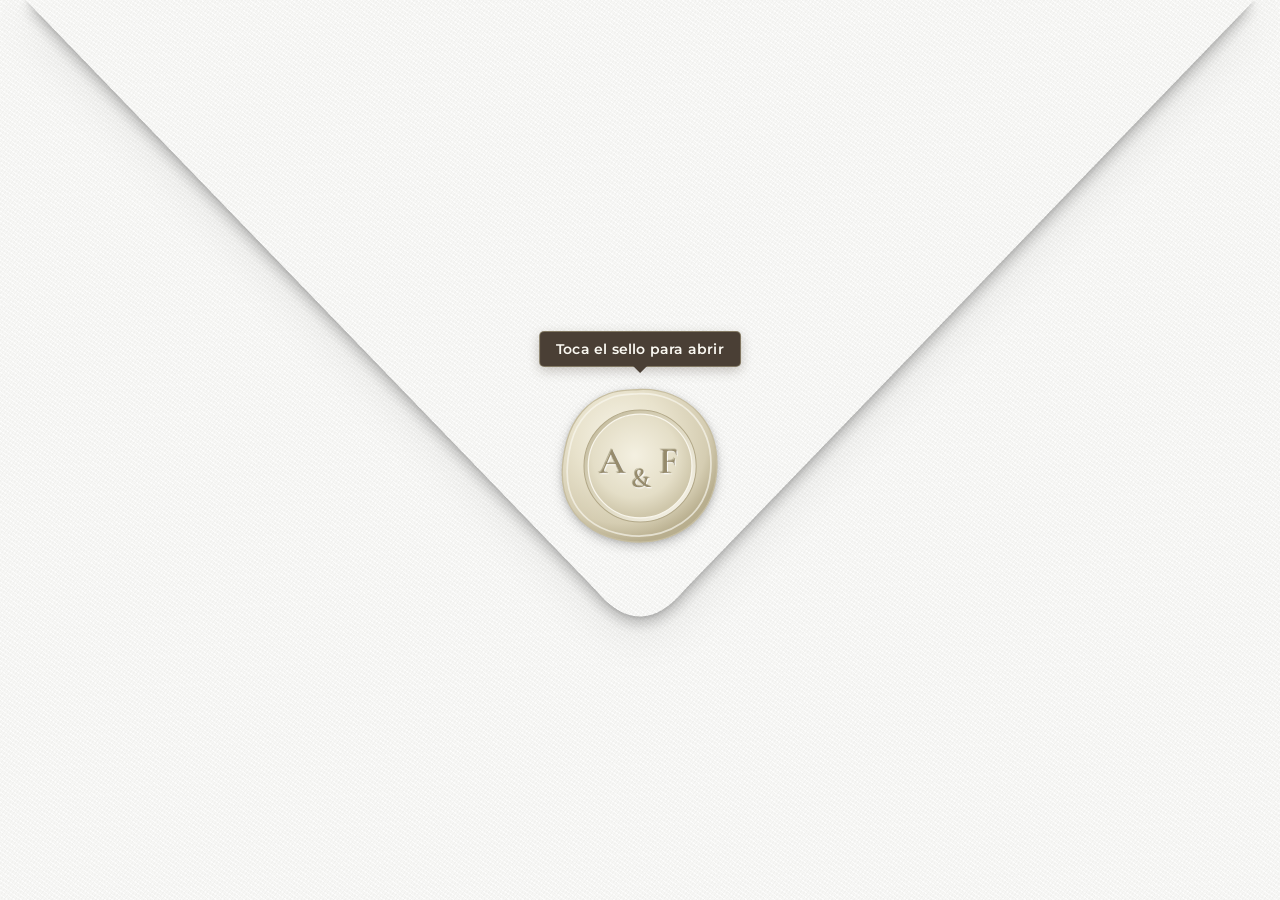
<file: index.html>
<!DOCTYPE html>
<html lang="es">
<head>
  <meta charset="UTF-8">
  <meta name="viewport" content="width=device-width, initial-scale=1.0">
  <title>Astrid &amp; Fidel — 9 de enero de 2027</title>

  <link rel="preconnect" href="https://fonts.googleapis.com">
  <link rel="preconnect" href="https://fonts.gstatic.com" crossorigin>
  <link href="https://fonts.googleapis.com/css2?family=Cormorant+Garamond:wght@400;500;600;700&family=Jost:wght@300;400;500&family=Montserrat:wght@400;500;600&family=Pinyon+Script&display=swap" rel="stylesheet">

  <!-- La invitación se pide por adelantado: cuando el sobre termine de abrir,
       la página ya está cacheada y el salto no destella en blanco. -->
  <link rel="prefetch" href="invitacion.html">

  <style>
    /* Tokens del sitio (mismos que css/style.css) para que la revelación
       coincida con el hero real de invitacion.html. */
    :root {
      --wine:       #526580;
      --wine-deep:  #34445A;
      --gold:       #A67C38;
      --gold-soft:  #D6C3A3;
      --ff-display: "Cormorant Garamond", Georgia, "Times New Roman", serif;
      --ff-script:  "Pinyon Script", "Cormorant Garamond", cursive;
      --ff-body:    "Jost", "Helvetica Neue", Arial, sans-serif;
    }

    * {
      box-sizing: border-box;
      margin: 0;
      padding: 0;
      user-select: none;
    }

    html, body {
      width: 100%;
      height: 100%;
      overflow: hidden;
      font-family: 'Montserrat', sans-serif;
      background-color: #f6f6f4;
    }

    /* Textura de papel lino diagonal idéntica a la imagen */
    .paper-texture {
      background-color: #f6f6f4;
      background-image: 
        repeating-linear-gradient(
          125deg,
          rgba(0, 0, 0, 0.018) 0px,
          rgba(0, 0, 0, 0.018) 1px,
          transparent 1px,
          transparent 3px
        ),
        repeating-linear-gradient(
          35deg,
          rgba(255, 255, 255, 0.65) 0px,
          rgba(255, 255, 255, 0.65) 1px,
          transparent 1px,
          transparent 4px
        );
    }

    /* =========================================================
       CAPA DEL SOBRE HORIZONTAL (PANTALLA COMPLETA PC)
       ========================================================= */
    .envelope-overlay {
      position: fixed;
      inset: 0;
      z-index: 20;
      perspective: 1800px;
      overflow: hidden;
      transition: opacity 0.45s ease;
    }

    /* Papel base del sobre */
    .envelope-base {
      position: absolute;
      inset: 0;
      z-index: 1;
    }

    /* Pliegues del sobre abierto (el "bolsillo": solapas laterales + inferior).
       Geometría tomada de recursos/sobre_invitacion/sobre abierto cerrado.html.
       Va ENTRE el papel base y la solapa, y arranca invisible: en reposo el
       sobre se ve igual que antes. Al abrirse se revela apenas empieza a
       levantarse la solapa, así que los pliegues van apareciendo a medida que
       la solapa se pliega hacia arriba (en vez de quedar un papel blanco liso). */
    .envelope-open {
      position: absolute;
      inset: 0;
      width: 100%;
      height: 100%;
      z-index: 2;
      opacity: 0;
      pointer-events: none;
      transition: opacity 0.4s ease;
    }

    body.stage-1 .envelope-open {
      opacity: 1;
    }

    /* Contenedor de la solapa superior con sombra realista proyectada hacia abajo */
    .flap-shadow-wrap {
      position: absolute;
      inset: 0;
      z-index: 3;
      transform-origin: top center;
      filter: 
        drop-shadow(0px 6px 7px rgba(0, 0, 0, 0.20))
        drop-shadow(0px 14px 22px rgba(0, 0, 0, 0.08))
        drop-shadow(0px 1px 2px rgba(0, 0, 0, 0.15));
      transition: 
        transform 2.6s cubic-bezier(0.33, 0, 0.67, 1),
        opacity 0.2s ease 1.3s;
    }

    /* Solapa triangular horizontal superior con punta inferior redondeada */
    .envelope-flap {
      width: 100%;
      height: 100%;
      clip-path: url(#horizontalFlapClip);
    }

    /* =========================================================
       SELLO DE LACRE Y ETIQUETA "¡Toca Aquí!"
       ========================================================= */
    .seal-wrapper {
      position: fixed;
      /* Posicionado dentro de la solapa superior, justo arriba de la punta redondeada */
      left: 50%;
      top: 49%;
      transform: translate(-50%, -50%);
      z-index: 30;
      display: flex;
      flex-direction: column;
      align-items: center;
      cursor: pointer;
      /* El fundido va corto y SIN espera: una vez que el sobre está abierto no
         hay que quedarse esperando (ver stage-3). El transform queda declarado
         por si algún día se reactiva un movimiento del sello. */
      transition:
        opacity 0.15s ease,
        transform 2.6s cubic-bezier(0.33, 0, 0.67, 1);
    }

    /* Se navega con el teclado: es un div con role="button", hay que poder enfocarlo. */
    .seal-wrapper:focus-visible {
      outline: 3px solid #ffffff;
      outline-offset: 8px;
      border-radius: 6px;
    }

    /* Indicación de apertura, integrada a la paleta del sobre.
       Antes era un globo negro (#1e2024) que contrastaba con la papelería
       sobria. Ahora usa el mismo marrón cálido del lacre y borde dorado suave.
       El texto es "Toca el sello para abrir" (antes "¡Toca Aquí!"): dice QUÉ
       tocar y QUÉ pasa, en vez de una exclamación suelta. */
    .tooltip {
      background-color: #4a3f35;
      color: #fbf9f2;
      font-family: 'Montserrat', sans-serif;
      font-size: 14px;
      font-weight: 600;
      letter-spacing: 0.2px;
      padding: 8px 16px;
      border-radius: 5px;
      margin-bottom: 14px;
      position: relative;
      border: 1px solid rgba(179, 169, 137, 0.55);
      box-shadow: 0 4px 12px rgba(74, 63, 53, 0.28);
      /* La llamada de atención ya no es infinita: 3 repeticiones y se queda
         quieta. El sello sigue respirando (ver .wax-seal-svg), pero el cartel
         deja de competir con él enseguida. */
      animation: floatTooltip 1.8s ease-in-out 3;
      /* El transform lo maneja la animación floatTooltip (una animación pisa al
         transition); acá importa el fundido, con el MISMO ritmo que el sello
         para que el CTA se vaya de una sola pieza. Sin espera, igual que él. */
      transition: opacity 0.15s ease, transform 0.15s ease;
      white-space: nowrap;
    }

    .tooltip::after {
      content: '';
      position: absolute;
      bottom: -7px;
      left: 50%;
      transform: translateX(-50%);
      width: 0;
      height: 0;
      border-left: 7px solid transparent;
      border-right: 7px solid transparent;
      border-top: 7px solid #4a3f35;
    }

    /* Llamada de atención corta: sube y baja 3 veces y se detiene. */
    @keyframes floatTooltip {
      0%, 100% { transform: translateY(0); }
      50% { transform: translateY(-5px); }
    }

    /* Sello de lacre SVG en relieve */
    .wax-seal-svg {
      width: 170px;
      height: 170px;
      filter: 
        drop-shadow(0px 4px 6px rgba(0, 0, 0, 0.18))
        drop-shadow(0px 1px 2px rgba(0, 0, 0, 0.14));
      transition: transform 0.25s ease;
      transform-origin: center;
      /* "Respiración" suave: antes llegaba a 1.10 (10%), que se leía como un
         latido ansioso. Ahora llega a 1.025 (2.5%): se percibe que está vivo
         sin crecer de forma exagerada. */
      animation: sealBreathe 2.4s ease-in-out infinite;
    }

    @keyframes sealBreathe {
      0%, 100% { transform: scale(1); }
      50%      { transform: scale(1.025); }
    }

    .seal-wrapper:hover .wax-seal-svg {
      transform: scale(1.04);
    }

    /* =========================================================
       SECUENCIA DE ANIMACIÓN EXACTA DEL VIDEO
       ========================================================= */
    /* Etapa 1 (00:01 -> 00:02): Se abre la solapa y queda el sobre abierto con el
       sello encima.

       OJO: acá NO se oculta el cartel "¡Toca Aquí!". Antes se apagaba en el mismo
       instante del toque, o sea el botón desaparecía ANTES de que el sobre
       empezara a abrirse. El CTA completo (cartel + sello) se va en la etapa 3,
       después de que el sobre terminó de abrirse. */
    body.stage-1 .flap-shadow-wrap {
      transform: rotateX(180deg);
      opacity: 0;
    }

    /* El sello NO se mueve al abrirse: se queda quieto en su lugar (49%) mientras
       la solapa se levanta, y el sobre abierto se lo lleva recién después.

       Antes acá el sello bajaba hasta el centro de los pliegues (la "V" del
       bolsillo, 56,3%): el problema es que ese descenso arranca en el mismo
       instante del toque y dura EXACTAMENTE lo mismo que la apertura (2,6 s), así
       que en pantalla se leía como que el botón "se va hacia abajo" durante toda
       la apertura, o sea antes de que el sobre termine de abrirse. Quieto se
       arreglan las dos cosas.
       Si algún día se quiere volver al centrado sobre los pliegues, alcanza con
       poner translate(-50%, -50%) translateY(calc(7.3vh - 23px)) — pero entonces
       el descenso tiene que ser posterior a la apertura, no simultáneo.
       La transition de transform queda declarada por si se reactiva. */
    body.stage-1 .seal-wrapper {
      transform: translate(-50%, -50%);
    }

    /* Etapa 2 (00:02 -> 00:03): acá el sobre NO se desvanece.
       Antes este fundido servía para revelar la réplica del hero; como esa
       réplica está oculta, dejaba la pantalla en blanco liso justo cuando
       debía verse el sobre abierto. El sobre abierto se va recién en la etapa 3,
       junto con el CTA (ver más abajo). */
    body.stage-2 .envelope-overlay {
      opacity: 1;
      pointer-events: none;
    }

    /* Etapa 3: se van JUNTOS el CTA (cartel + sello) y el sobre ya abierto.
       Si el sobre quedara visible cuando el botón ya no está, por un instante se
       vería "el sobre abierto solo", y eso es lo que hay que evitar.

       stage-3 entra a los 1,4 s, NO a los 2,6 s, y esa es la clave de todo.
       Por qué: la solapa gira sobre su borde superior (transform-origin: top
       center). A los 90 grados queda DE CANTO, o sea invisible, y de ahí en
       adelante sigue girando pero ya está por ENCIMA del borde superior de la
       pantalla, donde el overflow: hidden del overlay la recorta. Con esta curva
       el giro llega a los 90 grados a los 1,3 s: desde ese momento el sobre ya se
       ve abierto. Esperar al final del cronómetro (2,6 s) era esperar más de un
       segundo con el sobre abierto a la vista y nada pasando. Eso era el "tarda
       en pasar al fade".
       OJO: el giro sigue durando lo mismo (2,6 s, ver .flap-shadow-wrap). No se
       tocó la apertura; lo único que cambió es que no esperamos a que termine un
       giro que ya no se ve.

       Los TRES fundidos son idénticos —0,15 s, sin retardo—, así arrancan y
       terminan a la vez: de 1,4 s a 1,55 s. El salto entra ahí mismo, a los
       1,55 s.

       Cartel y sello se van juntos porque son un solo botón. */
    body.stage-3 .tooltip {
      opacity: 0;
      transform: translateY(-6px);
      pointer-events: none;
    }

    body.stage-3 .seal-wrapper {
      opacity: 0;
      pointer-events: none;
    }

    /* El sobre abierto se disuelve con el mismo ritmo que el CTA.
       El transition se declara ACÁ además del opacity por una razón concreta: el
       navegador usa la transición del estado NUEVO, y el .envelope-overlay de base
       trae 0.45s sin retardo (la medida que tenía la etapa 2). Sin esta línea, el
       sobre se iría ANTES que el botón y volvería el problema al revés.

       Detrás del sobre queda el papel del body (#f6f6f4), que es EXACTAMENTE el
       color del velo de invitacion.html: entre las dos páginas no se ve ningún
       corte. */
    body.stage-3 .envelope-overlay {
      opacity: 0;
      pointer-events: none;
      transition: opacity 0.15s ease;
    }

    /* =========================================================
       INVITACIÓN DE BODA (REVELADA AL ABRIRSE EL SOBRE)

       Réplica del hero real de invitacion.html: misma foto (img/hero.jpg),
       mismo degradado encima, mismas tipografías y los mismos colores — así
       el corte al entrar a la página no se nota. El texto no es de relleno:
       son los datos reales de la boda del 9 de enero de 2027.
       ========================================================= */
    .invitation-page {
      position: fixed;
      inset: 0;
      z-index: 5;
      display: flex;
      align-items: center;
      justify-content: center;
      text-align: center;
      color: #fff;
      padding: 4rem 1rem;
      overflow: hidden;
      background-color: var(--wine-deep);
      /* OCULTA por ahora (NO eliminada): esta réplica del hero era la "página
         intermedia" que se veía entre el sobre y la invitación.
         Para volver a mostrarla, borrá la línea de abajo. */
      display: none;
    }

    .invitation-page .hero-bg {
      position: absolute;
      inset: 0;
      background-image: url("img/hero.jpg");
      background-size: cover;
      background-position: center;
      transform: scale(1.04);
    }

    .invitation-page .hero-bg::after {
      content: "";
      position: absolute;
      inset: 0;
      background: linear-gradient(180deg, rgba(13,27,42,.55) 0%, rgba(13,27,42,.35) 40%, rgba(13,27,42,.7) 100%);
    }

    .invitation-page .hero-inner {
      position: relative;
      z-index: 2;
      max-width: 820px;
    }

    .invitation-page .hero-pre {
      font-family: var(--ff-body);
      font-weight: 400;
      font-size: .78rem;
      letter-spacing: .34em;
      text-transform: uppercase;
      color: rgba(255,255,255,.82);
      margin-bottom: 1.2rem;
    }

    .invitation-page .hero-names {
      font-family: var(--ff-script);
      font-size: clamp(3.8rem, 13vw, 8.5rem);
      font-weight: 400;
      line-height: .95;
      color: #fff;
      margin: 0;
      text-shadow: 0 8px 40px rgba(0,0,0,.35);
    }

    .invitation-page .hero-names .amp {
      display: block;
      font-size: .42em;
      color: var(--gold-soft);
      margin: .1em 0;
    }

    .invitation-page .hero-meta {
      font-family: var(--ff-display);
      font-size: clamp(1.15rem, 2.6vw, 1.6rem);
      letter-spacing: .04em;
      color: #fff;
      margin: 1.4rem 0 .2rem;
    }

    .invitation-page .hero-meta span { color: var(--gold-soft); margin: 0 .5rem; }

    .invitation-page .hero-venue {
      font-family: var(--ff-body);
      font-size: .8rem;
      letter-spacing: .24em;
      text-transform: uppercase;
      color: rgba(255,255,255,.8);
    }

    /* Botón discreto para repetir la animación */
    .replay-btn {
      position: fixed;
      bottom: 24px;
      right: 28px;
      z-index: 40;
      background: rgba(30, 32, 36, 0.82);
      color: #fff;
      border: none;
      padding: 10px 18px;
      border-radius: 6px;
      font-family: 'Montserrat', sans-serif;
      font-size: 12px;
      font-weight: 500;
      cursor: pointer;
      opacity: 0;
      pointer-events: none;
      transition: opacity 0.4s ease;
    }

    .replay-btn:focus-visible {
      outline: 2px solid #fff;
      outline-offset: 3px;
    }

    body.stage-3 .replay-btn {
      opacity: 1;
      pointer-events: auto;
      transition-delay: 1.2s;
    }

    /* ========== MOVIMIENTO REDUCIDO ========== */
    @media (prefers-reduced-motion: reduce) {
      .envelope-overlay,
      .flap-shadow-wrap,
      .envelope-open,
      .seal-wrapper,
      .seal-wrapper .wax-seal-svg,
      .tooltip,
      .replay-btn { transition: none !important; }

      .tooltip,
      .seal-wrapper .wax-seal-svg { animation: none !important; }
    }

    /* =========================================================
       SOBRE EN CELULAR (PANTALLA ANGOSTA O VERTICAL)
       =========================================================
       En PC el sobre ES la pantalla entera y su geometría se ESTIRA
       (preserveAspectRatio="none" + inset: 0). Ahí funciona porque la pantalla es
       apaisada y se parece a la proporción real del sobre (420x270 = 1,556).
       En un celular vertical el viewport está al revés (0,46): estirar la misma
       geometría deja los pliegues como una aguja vertical y la solapa como un pico
       larguísimo. Deja de parecer un sobre.

       Arreglo: en pantallas angostas o verticales el sobre deja de ser la pantalla
       y vuelve a ser un OBJETO: una caja con la proporción REAL del sobre,
       centrada sobre el papel. Al usar la proporción nativa, el bolsillo y la
       solapa se dibujan tal como se diseñaron, sin deformar — en celular el sobre
       se ve MEJOR que en PC.

       Todo sale de --envelope-w / --envelope-h: para agrandar o achicar el sobre
       se toca una sola línea.
       El corte es "angosto O vertical": entran los celulares de los dos lados,
       las tablets en vertical y una ventana chica de PC. Monitores y notebooks
       apaisados NO entran: siguen con el sobre a pantalla completa, tal como
       estaba aprobado. */
    @media (max-width: 900px), (orientation: portrait) {
      :root {
        /* Lo que se llene primero manda: en un celular alto manda el ancho, en uno
           acostado manda el alto. 1.5556 es 420/270, la proporción del sobre.
           (90vh y no 94vh porque en celular acostado el vh incluye la barra del
           navegador, y así el sobre nunca queda debajo de ella.) */
        --envelope-w: min(94vw, 90vh * 1.5556);
        --envelope-h: calc(var(--envelope-w) / 1.5556);
      }

      /* De pantalla completa a caja centrada.
         El centrado va con márgenes negativos a propósito, NO con translate:
         .flap-shadow-wrap ya usa transform para el rotateX(180deg) de la apertura,
         y si el centrado fuera por transform la solapa se dispararía a la esquina
         en cuanto se toca el sello. */
      .envelope-base,
      .envelope-open,
      .flap-shadow-wrap {
        inset: auto;
        left: 50%;
        top: 50%;
        width: var(--envelope-w);
        height: var(--envelope-h);
        margin-left: calc(var(--envelope-w) / -2);
        margin-top: calc(var(--envelope-h) / -2);
      }

      /* Sombra para despegar el sobre del fondo: los dos son #f6f6f4 y sin esto la
         caja se pierde contra el papel. */
      .envelope-base {
        box-shadow: 0 16px 32px rgba(13, 27, 42, .12);
      }

      /* El sello se ancla AL SOBRE, no al viewport.
         En PC el sobre es la pantalla, así que "49%" era "49% del sobre". Acá el
         sobre es una caja centrada y hay que traducir lo mismo:
         49% del sobre = 50% - 1% de la altura del sobre (la caja arranca en
         50% - h/2, así que su 49% cae en 50% - h/2 + 0,49h = 50% - 0,01h).
         Efecto lateral lindo: el CTA queda igual de centrado en la pantalla que en
         PC, justo donde llega el pulgar. */
      .seal-wrapper {
        top: calc(50% - var(--envelope-h) * 0.01);
      }

      /* Sello y cartel escalados a la caja. Los 170 px fijos eran un sello enorme
         al lado de un sobre de 230 px. 0.34 de la altura del sobre da ~80 px en un
         celular típico: se ve proporcionado y sigue siendo un blanco táctil
         cómodo (el mínimo es 44 px). */
      .seal-wrapper .wax-seal-svg {
        width: calc(var(--envelope-h) * 0.34);
        height: calc(var(--envelope-h) * 0.34);
      }

      .tooltip {
        font-size: 13px;
        padding: 7px 14px;
        margin-bottom: 12px;
      }

      /* La solapa abierta acá NO se recorta: como el sobre está centrado, el giro
         de 180 grados la deja abierta POR ENCIMA del sobre, a la vista, igual que
         un sobre de verdad. Por eso se queda opaca en vez de fundirse a los 1,3 s
         (ese fundido era una red de seguridad para la versión recortada de PC): se
         va con todo lo demás recién en la etapa 3.
         OJO: el transform de la apertura sigue viniendo de la regla de stage-1;
         acá solo se pisa la opacidad. */
      body.stage-1 .flap-shadow-wrap {
        opacity: 1;
      }
    }
  </style>
</head>
<body>

  <!-- Definición geométrica de la solapa horizontal con punta redondeada -->
  <svg width="0" height="0" style="position: absolute;">
    <defs>
      <clipPath id="horizontalFlapClip" clipPathUnits="objectBoundingBox">
        <!-- Nace de las esquinas superiores y baja en "V" hasta la punta redondeada debajo del sello -->
        <path d="M 0.02,0 L 0.465,0.655 Q 0.50,0.715 0.535,0.655 L 0.98,0 Z" />
      </clipPath>
    </defs>
  </svg>

  <!-- 1. CONTENIDO DE LA INVITACIÓN (DETRÁS DEL SOBRE) -->
  <main class="invitation-page">
    <div class="hero-bg" role="img" aria-label="Foto de portada de boda"></div>
    <div class="hero-inner">
      <p class="hero-pre">Junto con sus familias</p>
      <h1 class="hero-names">Astrid<span class="amp">&amp;</span>Fidel</h1>
      <p class="hero-meta">Sábado, 9 de enero <span>&bull;</span> 2027</p>
      <p class="hero-venue">Parroquia N.S. de Covadonga &amp; Casa Los Juanes &mdash; Acapulco, Guerrero</p>
    </div>
  </main>

  <!-- 2. SOBRE HORIZONTAL TEXTURIZADO -->
  <div class="envelope-overlay" id="envelopeOverlay">
    <div class="envelope-base paper-texture"></div>

    <!-- PLIEGUES DEL SOBRE ABIERTO — bolsillo frontal: solapa lateral izquierda,
         solapa lateral derecha y solapa inferior con su bisel, más el interior
         que se ve por el hueco entre ellas.
         Es la misma geometría de recursos/sobre_invitacion/sobre abierto cerrado.html
         (mismo viewBox 420x270), y se estira a pantalla completa como el resto
         del sobre. Queda por debajo de la solapa: al abrirse, se ve esto. -->
    <svg class="envelope-open" viewBox="0 0 420 270" preserveAspectRatio="none"
         aria-hidden="true" focusable="false">
      <defs>
        <!-- Interior del sobre: gris NEUTRO apenas más oscuro que el papel.
             Nada de tonos cálidos: la portada no se tiñe. -->
        <linearGradient id="openBackGrad" x1="50%" y1="0%" x2="50%" y2="100%">
          <stop offset="0%" stop-color="#e8e8e5"/>
          <stop offset="100%" stop-color="#dededa"/>
        </linearGradient>

        <!-- Solapas: el MISMO blanco del papel. El degradé es mínimo (2-3
             niveles) y sólo sirve para dar volumen, no para cambiar el color. -->
        <linearGradient id="openLeftGrad" x1="0%" y1="0%" x2="100%" y2="100%">
          <stop offset="0%" stop-color="#f8f8f6"/>
          <stop offset="100%" stop-color="#f3f3f1"/>
        </linearGradient>

        <linearGradient id="openRightGrad" x1="100%" y1="0%" x2="0%" y2="100%">
          <stop offset="0%" stop-color="#f7f7f5"/>
          <stop offset="100%" stop-color="#f2f2ef"/>
        </linearGradient>

        <linearGradient id="openBottomGrad" x1="50%" y1="0%" x2="50%" y2="100%">
          <stop offset="0%" stop-color="#f9f9f7"/>
          <stop offset="100%" stop-color="#f4f4f2"/>
        </linearGradient>

        <!-- Lo que hace VISIBLES los pliegues son las sombras de las costuras,
             no un cambio de color. -->
        <filter id="openSideShadow" x="-10%" y="-10%" width="120%" height="120%">
          <feDropShadow dx="0" dy="-2" stdDeviation="2.5" flood-color="#000000" flood-opacity="0.16"/>
        </filter>

        <!-- Sombra de la solapa inferior sobre las laterales -->
        <filter id="openBottomShadow" x="-10%" y="-15%" width="120%" height="130%">
          <feDropShadow dx="0" dy="-2" stdDeviation="2" flood-color="#000000" flood-opacity="0.13"/>
        </filter>
      </defs>

      <!-- Interior del sobre -->
      <rect x="0" y="0" width="420" height="270" fill="url(#openBackGrad)"/>

      <!-- Solapa lateral izquierda con hombro superior redondeado -->
      <path d="M 0,270 L 0,14 C 0,2 14,3 32,16 L 210,152 L 0,270 Z"
            fill="url(#openLeftGrad)" filter="url(#openSideShadow)"/>

      <!-- Solapa lateral derecha con hombro superior redondeado -->
      <path d="M 420,270 L 420,14 C 420,2 406,3 388,16 L 210,152 L 420,270 Z"
            fill="url(#openRightGrad)" filter="url(#openSideShadow)"/>

      <!-- Solapa inferior con punta central redondeada -->
      <path d="M 0,270
               L 0,262
               C 10,252 24,242 40,231
               L 190,131
               Q 210,118 230,131
               L 380,231
               C 396,242 410,252 420,262
               L 420,270 Z"
            fill="url(#openBottomGrad)" filter="url(#openBottomShadow)"/>

      <!-- Bisel sutil de la solapa inferior. El SVG está estirado a pantalla
           completa, así que el trazo lleva vector-effect como ATRIBUTO: si no,
           el navegador lo multiplica por el escalado (~4,5x) y deja de ser un
           bisel fino. -->
      <path d="M 2,265 C 14,254 28,244 44,233 L 191,134 Q 210,122 229,134 L 376,233 C 392,244 406,254 418,265"
            fill="none" stroke="#ffffff" stroke-width="1.4"
            vector-effect="non-scaling-stroke" opacity="0.85"/>
    </svg>

    <div class="flap-shadow-wrap">
      <div class="envelope-flap paper-texture"></div>
    </div>
  </div>

  <!-- 3. CARTEL "¡Toca Aquí!" Y SELLO DE LACRE EN RELIEVE "A & F" -->
  <div class="seal-wrapper" id="sealTrigger" role="button" tabindex="0" aria-label="Abrir la invitación de Astrid y Fidel">
    <div class="tooltip">Toca el sello para abrir</div>

    <svg class="wax-seal-svg" viewBox="0 0 200 200" xmlns="http://www.w3.org/2000/svg">
      <defs>
        <radialGradient id="waxBodyGrad" cx="38%" cy="32%" r="68%">
          <stop offset="0%" stop-color="#f7f4e8"/>
          <stop offset="45%" stop-color="#e8e2cc"/>
          <stop offset="82%" stop-color="#d5cdb2"/>
          <stop offset="100%" stop-color="#b8ae8e"/>
        </radialGradient>

        <linearGradient id="innerRingGrad" x1="0%" y1="0%" x2="100%" y2="100%">
          <stop offset="0%" stop-color="#bfb697"/>
          <stop offset="50%" stop-color="#ded8c1"/>
          <stop offset="100%" stop-color="#faf8f0"/>
        </linearGradient>

        <radialGradient id="innerFaceGrad" cx="45%" cy="40%" r="58%">
          <stop offset="0%" stop-color="#f4f0e1"/>
          <stop offset="70%" stop-color="#e4dec7"/>
          <stop offset="100%" stop-color="#cfc7ab"/>
        </radialGradient>

        <filter id="embossText" x="-20%" y="-20%" width="140%" height="140%">
          <feDropShadow dx="1.2" dy="1.5" stdDeviation="0.6" flood-color="#ffffff" flood-opacity="0.85"/>
          <feDropShadow dx="-1" dy="-1" stdDeviation="0.6" flood-color="#7c7252" flood-opacity="0.55"/>
        </filter>
      </defs>

      <!-- Contorno orgánico del sello de lacre -->
      <path d="M 100,10
               C 126,9 152,19 169,38
               C 186,57 192,81 190,107
               C 188,134 176,158 154,173
               C 132,188 108,192 82,188
               C 55,184 31,171 18,148
               C 5,125 7,96 14,70
               C 21,44 38,24 63,15
               C 76,10 88,11 100,10 Z"
            fill="url(#waxBodyGrad)"
            stroke="#c6bd9f"
            stroke-width="1.5"/>

      <path d="M 98,15
               C 123,14 147,23 163,41
               C 179,59 185,81 183,106
               C 181,131 170,153 149,167
               C 128,181 106,185 82,181
               C 57,177 35,165 23,144
               C 11,123 13,96 19,72
               C 26,47 42,29 65,20
               C 77,15 88,16 98,15 Z"
            fill="none"
            stroke="#fbf9f2"
            stroke-width="2"
            opacity="0.65"/>

      <!-- Aro hundido interior -->
      <circle cx="100" cy="100" r="66" fill="url(#innerRingGrad)" stroke="#b3a989" stroke-width="1.2"/>
      <circle cx="100" cy="100" r="61" fill="url(#innerFaceGrad)" stroke="#f9f6ec" stroke-width="1.5"/>

      <!-- Monograma "A & F" en relieve -->
      <g filter="url(#embossText)" fill="#968b6c" font-family="'Cormorant Garamond', Georgia, serif" font-weight="600">
        <text x="68" y="108" font-size="44" text-anchor="middle">A</text>
        <text x="101" y="125" font-size="33" text-anchor="middle">&amp;</text>
        <text x="133" y="108" font-size="44" text-anchor="middle">F</text>
      </g>
    </svg>
  </div>

  <button class="replay-btn" id="replayBtn">Repetir animación</button>

  <script>
    // Página de inicio de la invitación: cuando termina el efecto se entra ahí.
    // (index.html es el sobre; la invitación vive en invitacion.html, misma carpeta)
    const NEXT_PAGE = 'invitacion.html';

    const reduceMotion = window.matchMedia('(prefers-reduced-motion: reduce)').matches;

    // ==== Coordinación de la secuencia (pedido §1 de la retro visual) ====
    // Antes: el sobre esperaba 1550 ms fijos y saltaba a invitacion.html, que
    // arrancaba SU PROPIO velo de 3.2 s desde cero. Dos animaciones en paralelo
    // que nadie coordinaba => ~4.7 s de papel en blanco acumulado.
    // Ahora: el sobre espera a que su fundido TERMINE DE VERDAD (transitionend)
    // antes de navegar, no a un cronómetro. Y el velo de la invitación bajó a
    // 700 ms (ver .page-veil en invitacion.html), así que la llegada se siente
    // como la continuación del sobre, no como una segunda carga.
    const SEAL_FADE_MS = 150;  // debe coincidir con la transition de .seal-wrapper
    const NEXT_SAFETY_MS = 4000; // red de seguridad: navega igual si transitionend no llega

    // La solapa se abre lento (2,6 s, igual que la transición de .flap-shadow-wrap)
    // y el sello se queda quieto en su lugar mientras eso pasa (ver stage-1).
    // El sello se disuelve RECIÉN cuando el sobre terminó de abrirse, y el salto
    // espera a que ya no esté: el velo de invitacion.html es opaco, así que si el
    // sello todavía se ve, lo tapa a mitad del fundido y se lee como un corte.
    // Cuándo arranca la salida: cuando la solapa YA SE VE levantada, no cuando el
    // cronómetro dice que terminó. La solapa gira sobre su borde superior: a los
    // 90 grados queda de canto (invisible) y recortada por el overflow del
    // overlay. Con esta curva eso pasa a los 1,3 s, así que a los 1,4 s ya no hay
    // nada que mostrar del sobre abierto.
    // El giro NO se tocó: sigue durando 2,6 s (ver .flap-shadow-wrap).
    // Con movimiento reducido no hay transiciones (ver el bloque de CSS): la
    // solapa se abre de golpe, así que las etapas se adelantan en vez de dejar al
    // CTA colgado en pantalla hasta el salto.
    const FLAP_OPEN_MS = reduceMotion ? 350 : 2600;     // largo del giro de la solapa (sin tocar)
    const SEAL_FADE_AT_MS = reduceMotion ? 350 : 1400;  // cuando la solapa ya se ve arriba
                                   // + 0,15 s de fundido sin retardo = se va a los 1,55 s
    const NEXT_DELAY_MS = reduceMotion ? 450 : 1550;    // respaldo por si transitionend no llega

    const sealTrigger = document.getElementById('sealTrigger');
    const envelopeOverlay = document.getElementById('envelopeOverlay');
    const replayBtn = document.getElementById('replayBtn');

    let timers = [];
    let isOpen = false;

    function openEnvelope() {
      if (isOpen) return;
      isOpen = true;

      // Etapa 1 (00:01 -> 00:02): se abre la solapa y queda el sobre abierto con
      // el CTA encima. Acá NO se oculta el cartel: se va con el sello en la etapa 3.
      document.body.classList.add('stage-1');

      // Etapa 2: acá el sobre sigue entero; se va en la etapa 3, junto con el CTA.
      timers.push(setTimeout(() => {
        document.body.classList.add('stage-2');
      }, FLAP_OPEN_MS));

      // Etapa 3: se van juntos el CTA y el sobre abierto (ver CSS), recién cuando
      // la solapa terminó de abrirse.
      timers.push(setTimeout(() => {
        document.body.classList.add('stage-3');
      }, SEAL_FADE_AT_MS));

      // Fin del efecto -> entrar a la página de inicio de la invitación.
      // location.search se arrastra a propósito: el invitado puede entrar acá con
      // un cupo en la URL (ej. ?pases=4) y la invitación tiene que recibirlo.
      function goToInvitation() {
        window.location.href = NEXT_PAGE + location.search + location.hash;
      }

      if (reduceMotion) {
        timers.push(setTimeout(goToInvitation, NEXT_DELAY_MS));
        return;
      }

      // Navega cuando el fundido del sello TERMINÓ DE VERDAD. Esperar al evento
      // en vez del cronómetro evita el corte: si el navegador demora un frame en
      // pintar el fundido, el salto igual ocurre después, no antes.
      let navigated = false;
      function navigateOnce() {
        if (navigated) return;
        navigated = true;
        goToInvitation();
      }

      sealTrigger.addEventListener('transitionend', function onFadeEnd(e) {
        if (e.propertyName !== 'opacity') return;
        if (!document.body.classList.contains('stage-3')) return;
        sealTrigger.removeEventListener('transitionend', onFadeEnd);
        navigateOnce();
      });

      // Red de seguridad: si transitionend no llega (pestaña en segundo plano,
      // transición interrumpida), navega igual pasado el presupuesto.
      timers.push(setTimeout(navigateOnce, NEXT_DELAY_MS + NEXT_SAFETY_MS));
    }

    function resetEnvelope() {
      timers.forEach(t => clearTimeout(t));
      timers = [];
      document.body.classList.remove('stage-3', 'stage-2', 'stage-1');
      isOpen = false;
    }

    sealTrigger.addEventListener('click', openEnvelope);
    envelopeOverlay.addEventListener('click', openEnvelope);
    replayBtn.addEventListener('click', resetEnvelope);

    // El sello es un div con role="button": hay que poder abrirlo con Enter y con Espacio.
    sealTrigger.addEventListener('keydown', (e) => {
      if (e.key === 'Enter' || e.key === ' ') {
        e.preventDefault();
        openEnvelope();
      }
    });

    // Al volver con el botón "atrás" el navegador restaura esta página desde la
    // bfcache con las clases stage-* puestas y los timers todavía vivos: quedaría
    // una pantalla rota y el salto a la invitación disparándose al instante.
    // resetEnvelope() la devuelve al estado inicial.
    window.addEventListener('pageshow', (e) => {
      if (e.persisted) resetEnvelope();
    });
  </script>

</body>
</html>
</file>
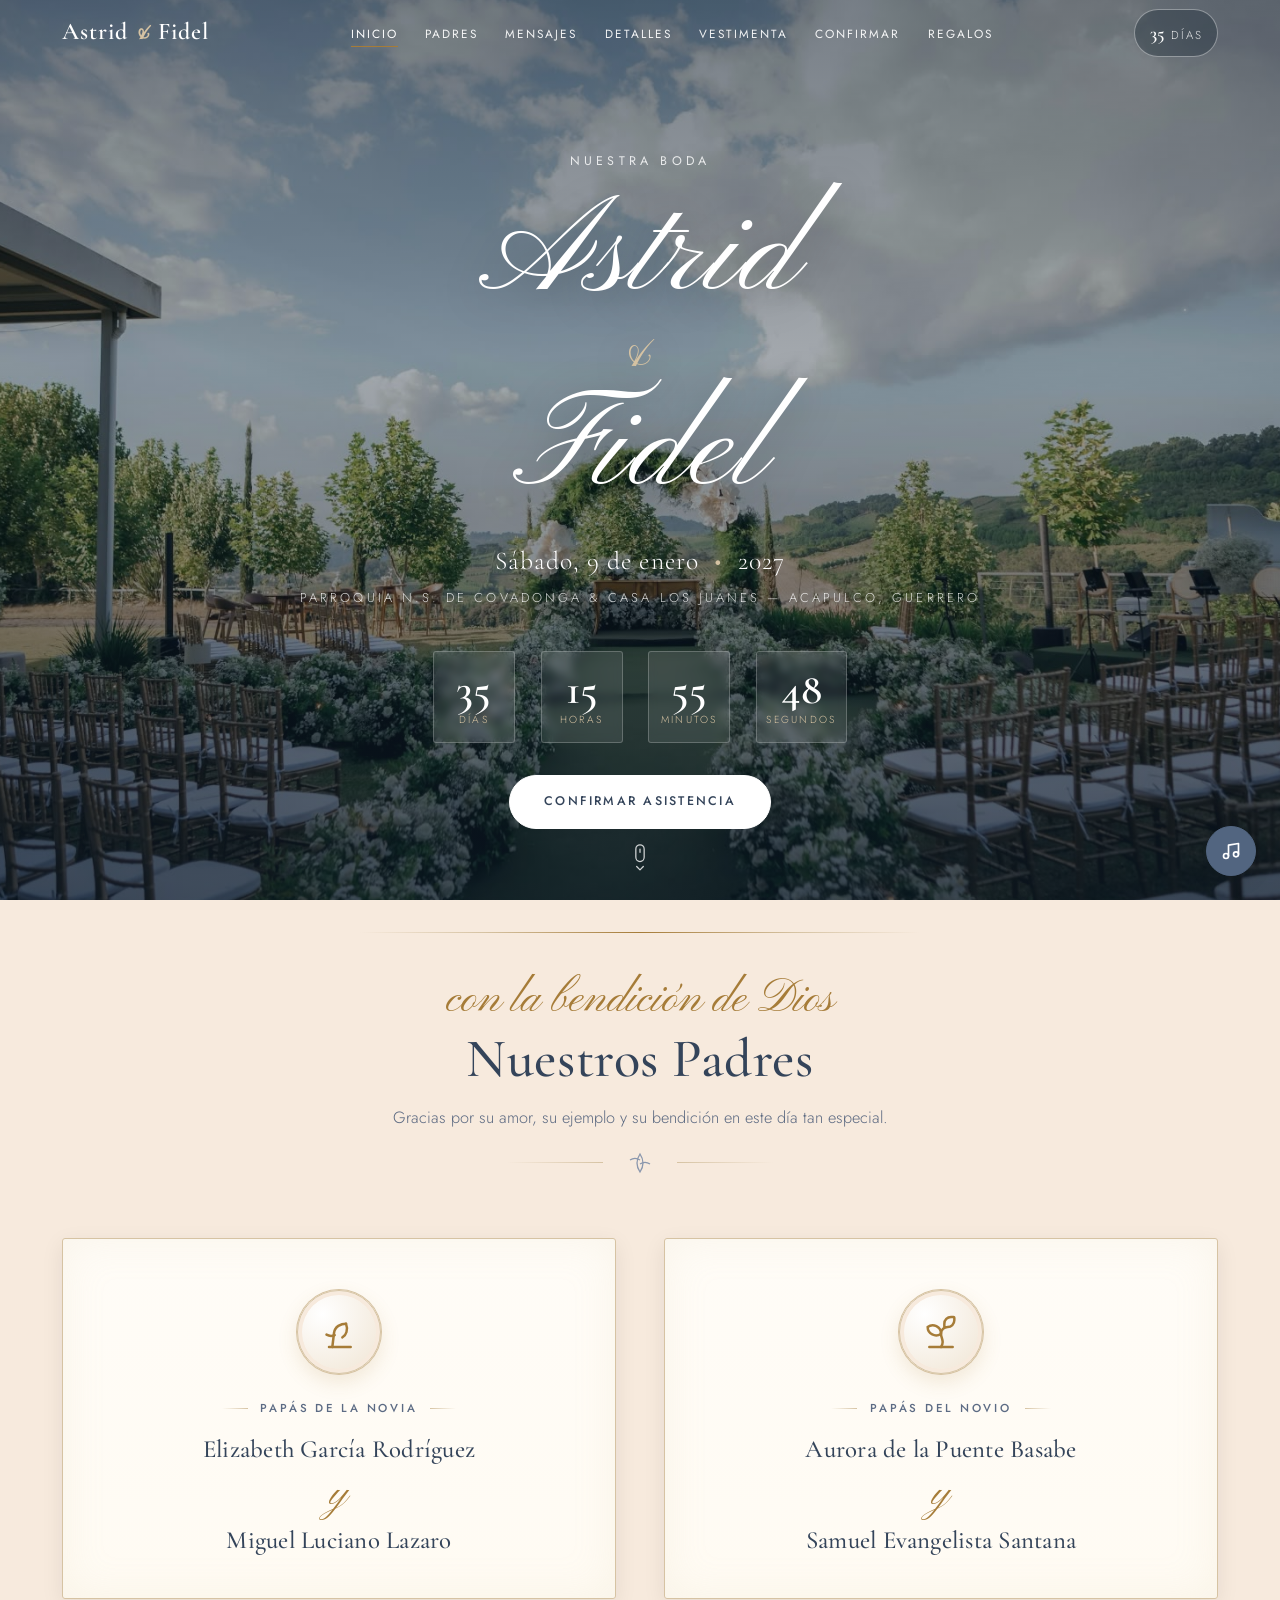
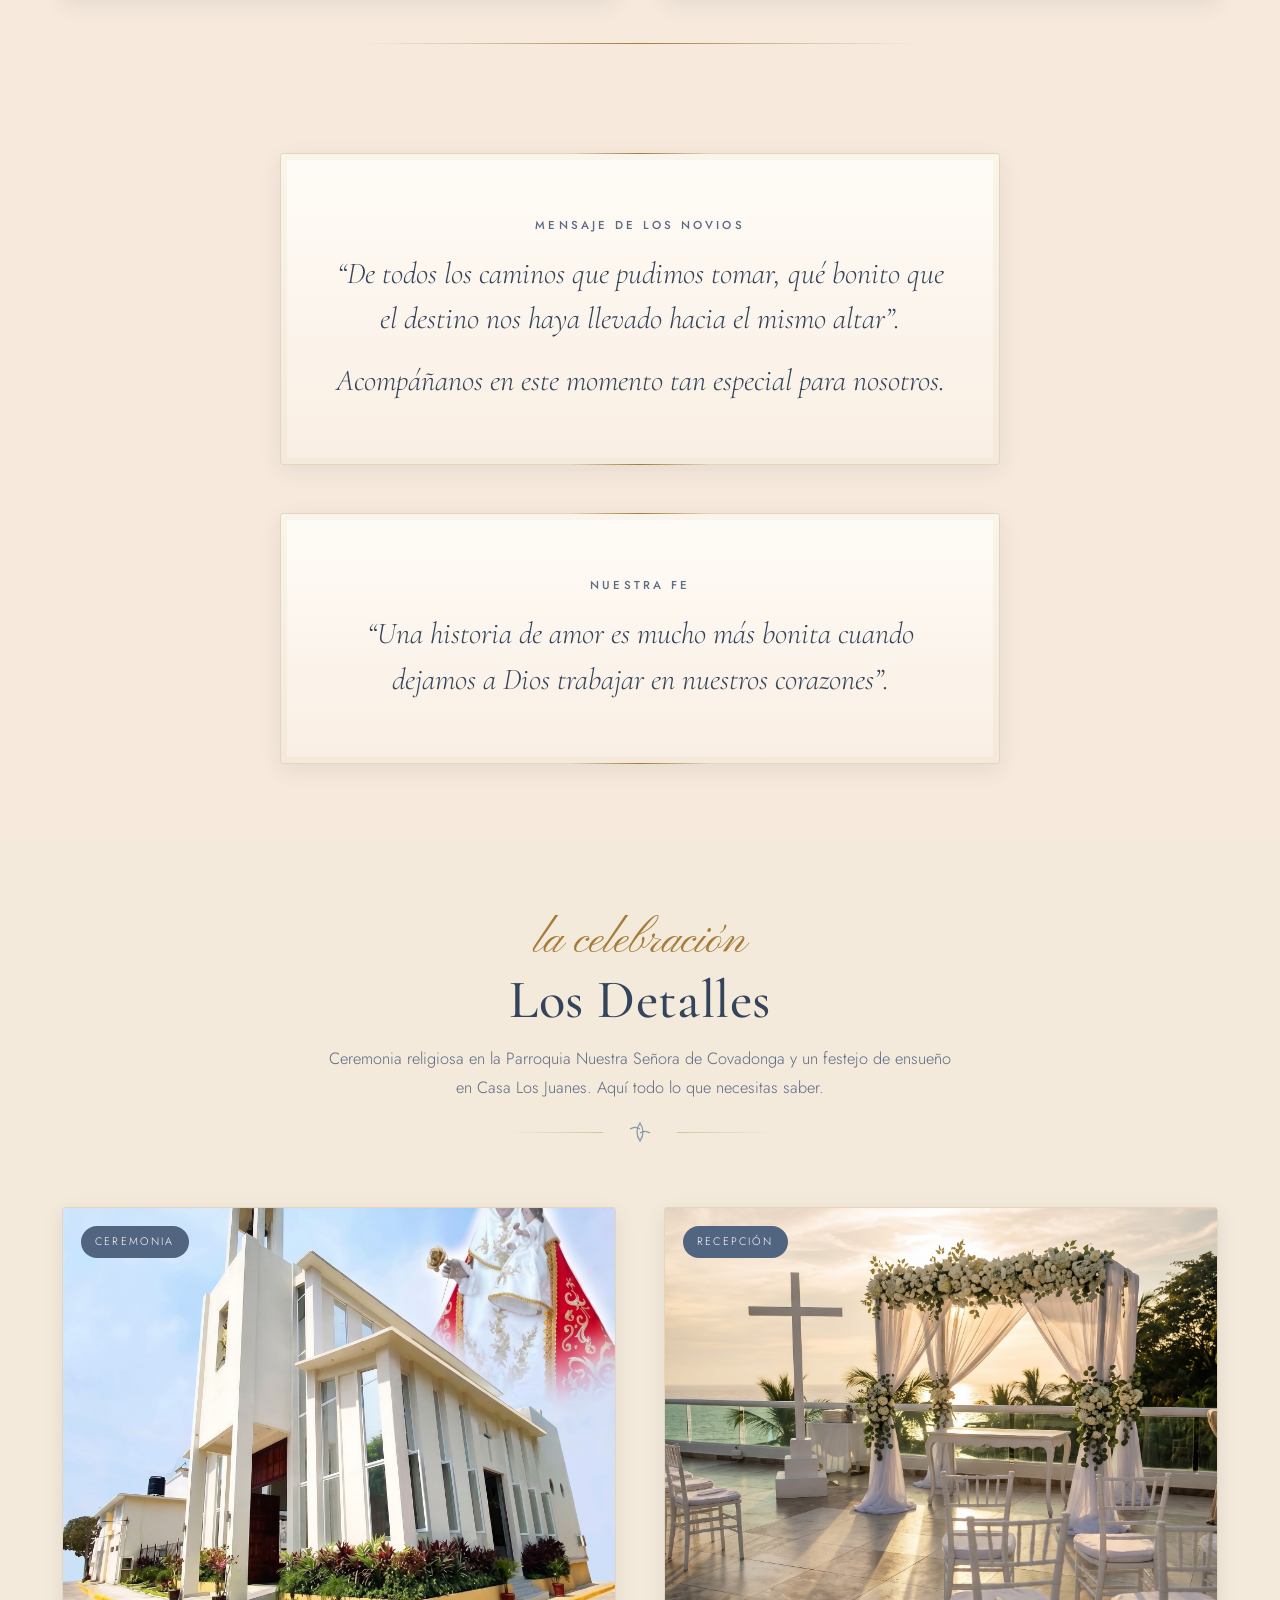
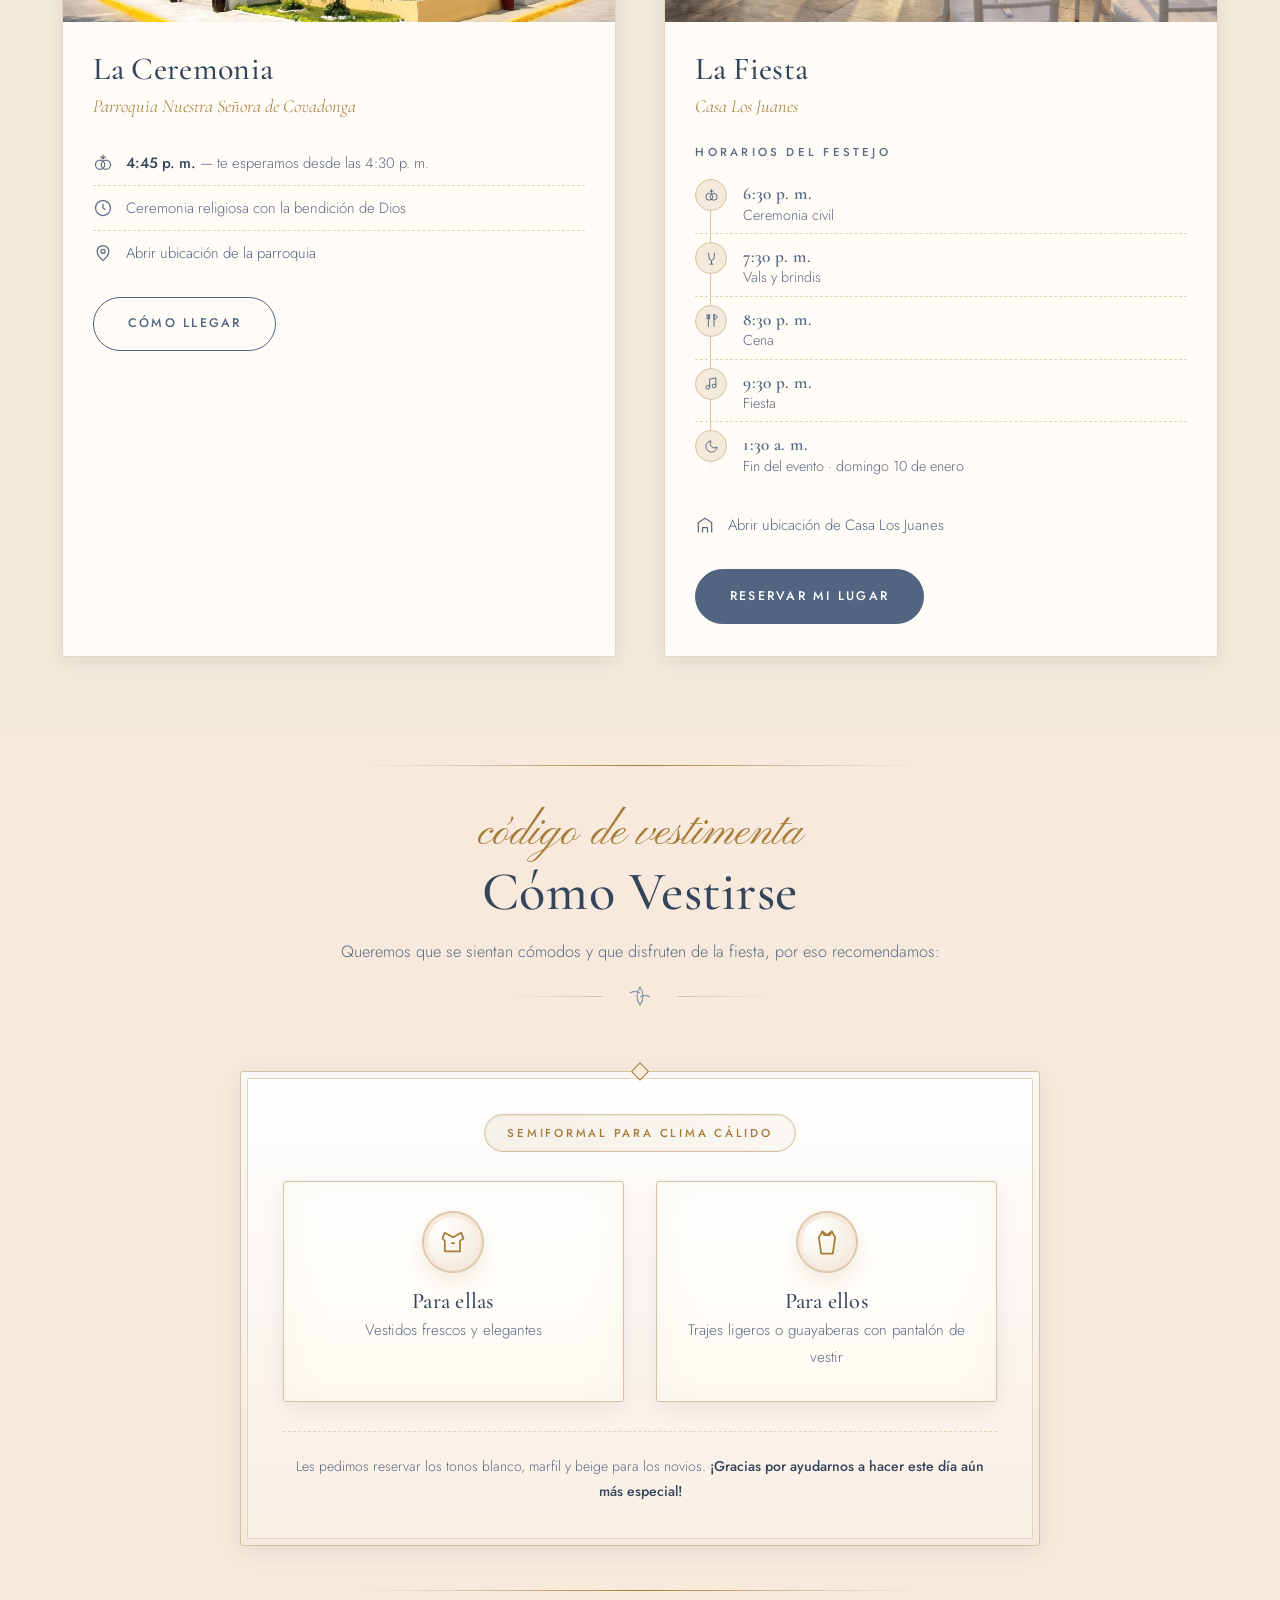
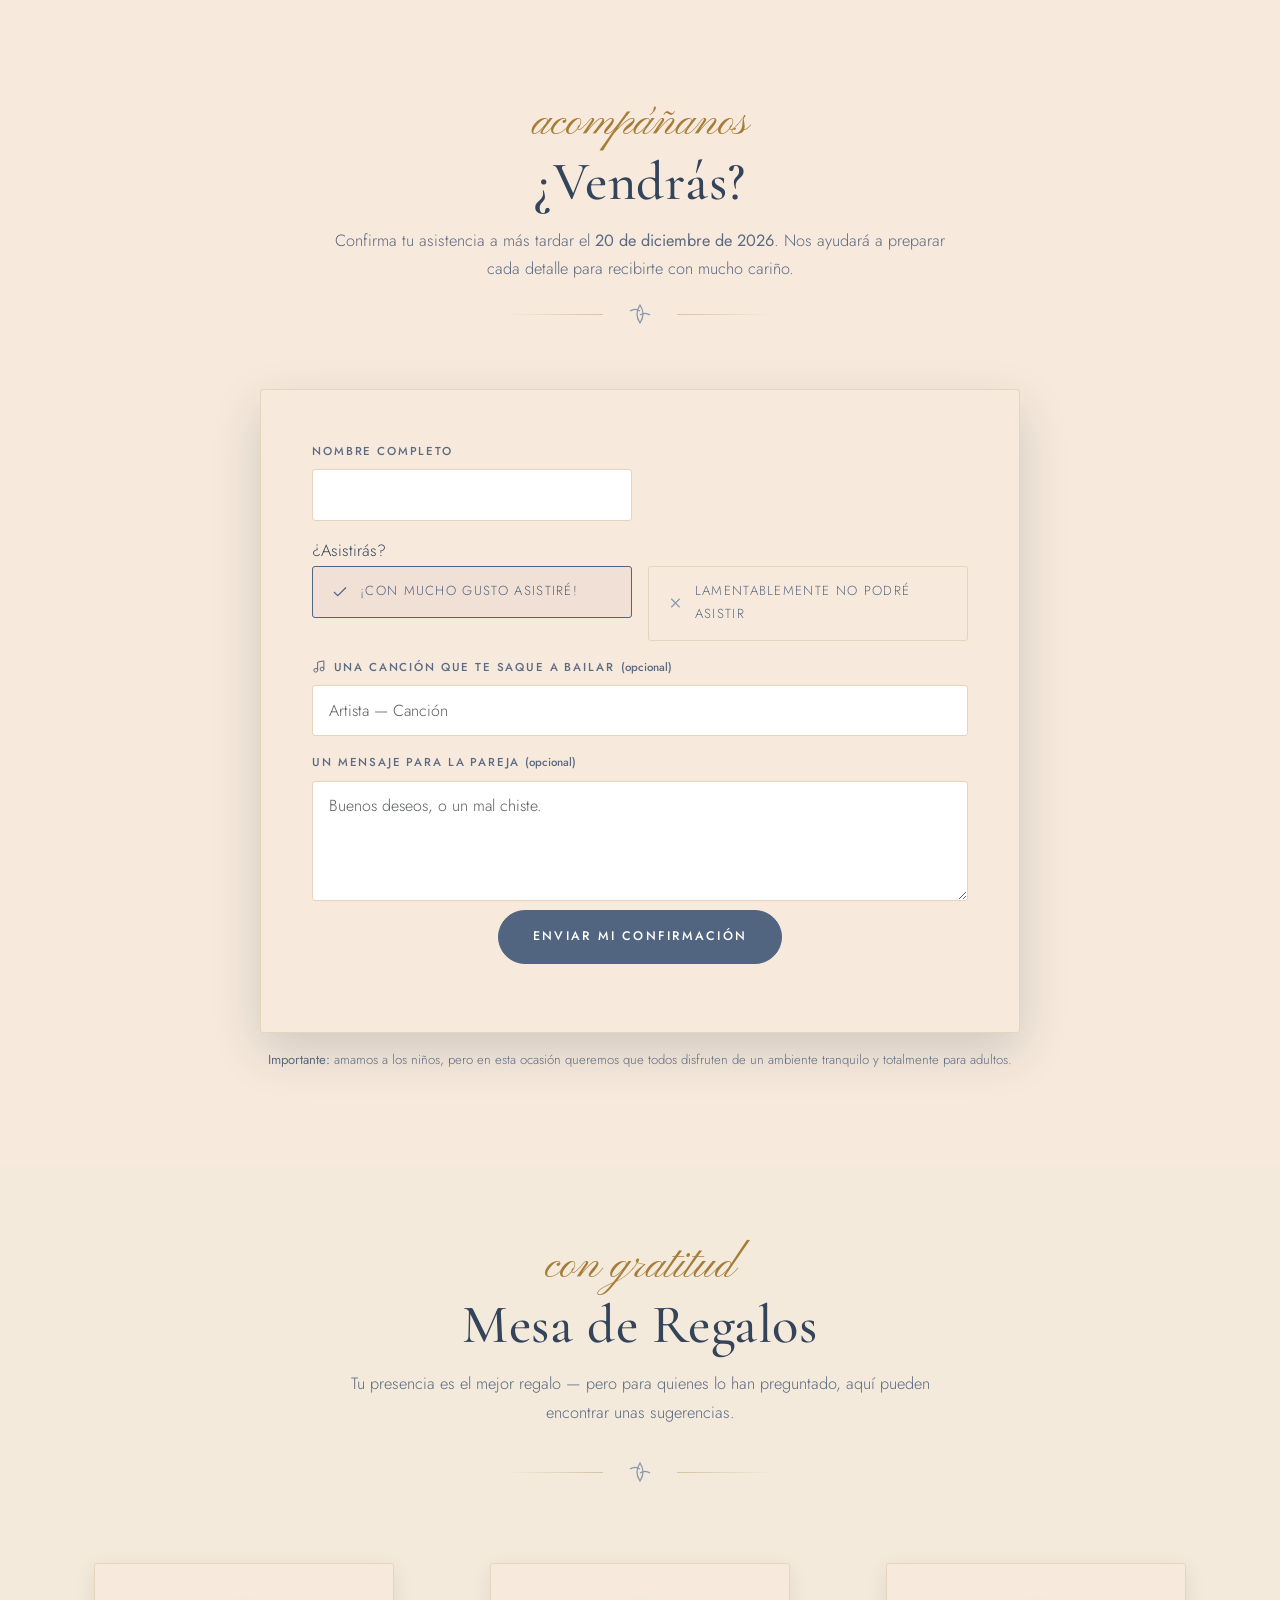
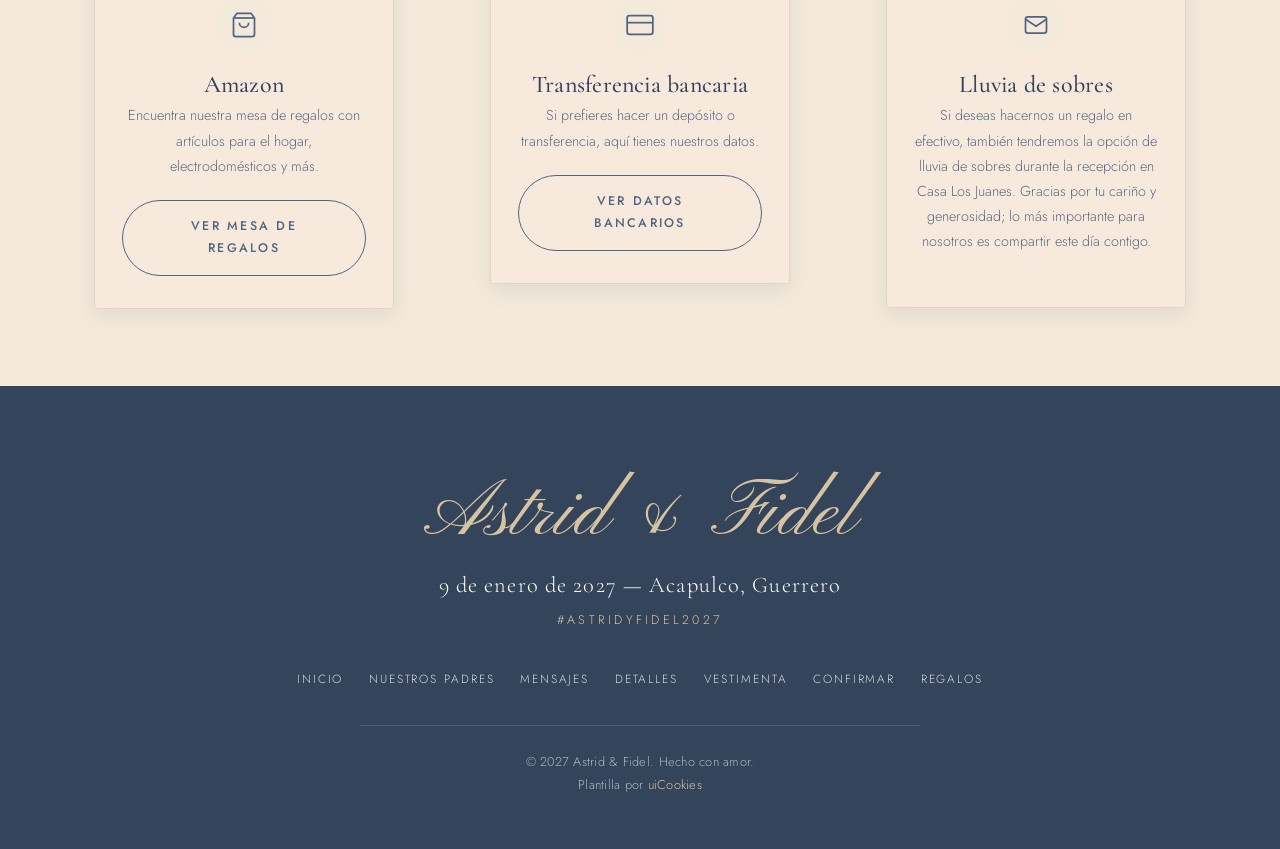
<file: invitacion.html>
﻿<html lang="es"><head>
  <meta charset="utf-8">
  <meta name="viewport" content="width=device-width, initial-scale=1">
  <title>Astrid &amp; Fidel — 9 de enero de 2027 | Invitación de Boda</title>
  <meta name="description" content="Astrid &amp; Fidel se casan el 9 de enero de 2027 en Acapulco, Guerrero. Confirmación, detalles del evento, registro y más.">
  <meta name="keywords" content="invitación de boda, Astrid y Fidel, RSVP, boda 2027">

  <meta property="og:type" content="website">
  <meta property="og:title" content="Astrid &amp; Fidel — Nos Vamos a Casar">
  <meta property="og:description" content="Acompáñanos el 9 de enero de 2027 en Acapulco, Guerrero para celebrar nuestra boda.">
  <meta property="og:image" content="img/hero.jpg">

  <link rel="preconnect" href="https://fonts.googleapis.com">
  <link rel="preconnect" href="https://fonts.gstatic.com" crossorigin="">
  <link href="https://fonts.googleapis.com/css2?family=Cormorant+Garamond:ital,wght@0,400;0,500;0,600;1,400;1,500&amp;family=Jost:wght@300;400;500&amp;family=Pinyon+Script&amp;display=swap" rel="stylesheet">

  <link rel="stylesheet" href="css/vendor/bootstrap.min.css">
  <!-- El ?v= cambia cuando cambia el archivo, para que el navegador no sirva una
       versión vieja del caché (le pasaba al probar en local con file://). -->
  <link rel="stylesheet" href="css/style.css?v=20261026-blue-b">

  <style>
    /* Velo de entrada: cubre la página con el MISMO color papel del sobre
       (#f6f6f4) y se desvanece al cargar, para que la invitación aparezca
       POCO A POCO al llegar desde el sobre.
       Duración 700 ms (venía de 3.2 s: sumado al espera del sobre daba ~4.7 s
       de blanco acumulado). La curva arranca suave y termina suave, así el
       inicio de la invitación emerge en vez de aparecer de golpe, pero sin
       obligar a esperar. Es el rango 600-900 ms que pide la retro.
       Para volver a la entrada seca, borrá este bloque y el <div class="page-veil">. */
    .page-veil {
      position: fixed;
      inset: 0;
      z-index: 9999;
      background-color: #f6f6f4;
      pointer-events: none;
      animation: pageVeilOut 700ms cubic-bezier(0.33, 0, 0.45, 1) 0.05s forwards;
    }

    @keyframes pageVeilOut {
      from { opacity: 1; }
      to   { opacity: 0; visibility: hidden; }
    }

    @media (prefers-reduced-motion: reduce) {
      .page-veil { animation: none; opacity: 0; visibility: hidden; }
    }

    /* Lienzo del polvo de hadas de la entrada (ver el <canvas> más abajo).
       Sistema traído del archivo de referencia
       recursos/sobre_invitacion/efecto particulas.html.
       Tiene que ir por ENCIMA del velo: el papel es z-index 9999, así que el
       lienzo va en 10000. Si quedara debajo, el polvo chispearía escondido
       detrás del papel y no se vería nada.
       No intercepta clics (pointer-events: none): la invitación queda intacta
       por debajo.
       Para volver a la entrada seca, borrá este bloque, el <canvas> y su script. */
    #fairyDustCanvas {
      position: fixed;
      inset: 0;
      width: 100%;
      height: 100%;
      pointer-events: none;
      z-index: 10000;
    }
  </style>

</head>
<body>
  <!-- Velo de entrada: se desvanece al cargar y revela la invitación gradualmente -->
  <div class="page-veil" aria-hidden="true"></div>

  <!-- Polvo de hadas: se dispara a mitad del velo, cuando la invitación ya asoma
       (ver el script de abajo). Lienzo propio, por encima del velo. -->
  <canvas id="fairyDustCanvas" aria-hidden="true" width="1920" height="963"></canvas>

  <script>
    // Polvo de hadas de la entrada.
    // Es el sistema del archivo de referencia
    // recursos/sobre_invitacion/efecto particulas.html, portado tal cual: mismo
    // lienzo, misma paleta, mismas partículas (destellos de 4 puntas + núcleos con
    // halo) y misma física (explosión desde el sello, turbulencia de aire,
    // flotabilidad, titileo y decaimiento lento).
    // Lo único que cambió es CUÁNDO arranca: allá salía al disolverse el sello,
    // acá sale a mitad del velo de entrada, con la invitación ya asomando, y sigue
    // chispeando después de que el papel se termina de ir.
    (function () {
      const canvas = document.getElementById('fairyDustCanvas');
      const reduce = window.matchMedia('(prefers-reduced-motion: reduce)').matches;

      // Con movimiento reducido no hay efecto (ni lienzo).
      if (!canvas || reduce) {
        if (canvas) canvas.remove();
        return;
      }

      const ctx = canvas.getContext('2d');

      // Cuándo arranca: el velo dura 700 ms y empieza a los 0,05 s (ver .page-veil
      // en el <style> de arriba), así que termina a los 0,75 s.
      // El polvo nace a mitad del velo, con la invitación ya asomando, y sigue
      // chispeando después de que el papel se termina de ir.
      // Este es el piso: más temprano que esto el papel (#f6f6f4, casi opaco) tapa
      // la explosión y las partículas se ven lavadas.
      const DUST_AT_MS = 380;

      let particles = [];
      let animFrameId = null;

      function resizeCanvas() {
        canvas.width = window.innerWidth;
        canvas.height = window.innerHeight;
      }
      window.addEventListener('resize', resizeCanvas);
      resizeCanvas();

      // Paleta mágica de polvo de hadas (dorados, champán y blanco perlado)
      const dustColors = [
        '255, 252, 235', // Blanco cálido brillante
        '248, 228, 168', // Oro champán
        '230, 198, 116', // Dorado clásico
        '255, 244, 206', // Perla luminosa
        '218, 180, 92'   // Dorado intenso
      ];

      class FairyParticle {
        constructor(x, y, isBurst) {
          this.x = x;
          this.y = y;
          this.color = dustColors[Math.floor(Math.random() * dustColors.length)];
          this.isStar = Math.random() < 0.35; // 35% son destellos de 4 puntas

          if (isBurst) {
            // Estela mágica que nace del sello al disolverse
            const angle = Math.random() * Math.PI * 2;
            const speed = Math.random() * 5.2 + 0.6;
            this.vx = Math.cos(angle) * speed;
            this.vy = Math.sin(angle) * speed - Math.random() * 1.2;
            this.size = Math.random() * 3.4 + 1.2;
            this.decay = Math.random() * 0.009 + 0.006;
          } else {
            // Polvo de hadas flotando suavemente por la invitación
            this.vx = (Math.random() - 0.5) * 1.1;
            this.vy = -Math.random() * 1.2 - 0.3;
            this.size = Math.random() * 2.8 + 1;
            this.decay = Math.random() * 0.006 + 0.004;
          }

          this.alpha = Math.random() * 0.34 + 0.32;
          this.twinkleSpeed = Math.random() * 0.08 + 0.03;
          this.twinklePhase = Math.random() * Math.PI * 2;
          this.waveAngle = Math.random() * Math.PI * 2;
          this.waveSpeed = Math.random() * 0.04 + 0.015;
        }

        update() {
          this.waveAngle += this.waveSpeed;
          this.twinklePhase += this.twinkleSpeed;

          // Movimiento suave con ligera turbulencia de aire
          this.x += this.vx + Math.sin(this.waveAngle) * 0.45;
          this.y += this.vy;

          // Desaceleración progresiva para que floten
          this.vx *= 0.985;
          this.vy = this.vy * 0.985 - 0.012; // Flotabilidad ascendente sutil

          this.alpha -= this.decay;
        }

        draw(context) {
          if (this.alpha <= 0) return;

          const twinkle = (Math.sin(this.twinklePhase) + 1) * 0.5; // 0 a 1
          const currentAlpha = Math.max(0, this.alpha * (0.45 + twinkle * 0.55));

          context.save();
          context.translate(this.x, this.y);

          // Halo luminoso suave alrededor de cada partícula
          const glowRadius = this.size * 3.2;
          const grad = context.createRadialGradient(0, 0, 0, 0, 0, glowRadius);
          grad.addColorStop(0, `rgba(${this.color}, ${currentAlpha})`);
          grad.addColorStop(0.4, `rgba(${this.color}, ${currentAlpha * 0.32})`);
          grad.addColorStop(1, `rgba(${this.color}, 0)`);

          context.fillStyle = grad;
          context.beginPath();
          context.arc(0, 0, glowRadius, 0, Math.PI * 2);
          context.fill();

          // Núcleo brillante o estrella de 4 puntas
          if (this.isStar) {
            const s = this.size * (1.4 + twinkle * 0.7);
            context.fillStyle = `rgba(255, 255, 255, ${Math.min(1, currentAlpha * 1.0)})`;
            context.beginPath();
            context.moveTo(0, -s * 1.8);
            context.quadraticCurveTo(0, 0, s * 1.8, 0);
            context.quadraticCurveTo(0, 0, 0, s * 1.8);
            context.quadraticCurveTo(0, 0, -s * 1.8, 0);
            context.quadraticCurveTo(0, 0, 0, -s * 1.8);
            context.fill();
          } else {
            context.fillStyle = `rgba(255, 255, 255, ${Math.min(1, currentAlpha * 1.0)})`;
            context.beginPath();
            context.arc(0, 0, this.size * 0.65, 0, Math.PI * 2);
            context.fill();
          }

          context.restore();
        }
      }

      function triggerFairyDust() {
        // El centro de la pantalla es donde estaba el sello de lacre que se
        // disolvió en el sobre: la explosión arranca de ahí para que el polvo se
        // sienta como la continuación de esa salida, no como algo aparte.
        const centerX = window.innerWidth * 0.5;
        const centerY = window.innerHeight * 0.49;

        // Intensidad reducida (pedido §3 de la retro visual). Antes: 130 de
        // explosión + 75 ambientales = 205, y los destellos competían con los
        // nombres, la fecha y los botones. Ahora 70 + 26 = 96, con menos alfa y
        // decaimiento más rápido: el efecto se concentra en la entrada y después
        // se apaga solo.
        for (let i = 0; i < 70; i++) {
          const offsetR = Math.random() * 48;
          const offsetAngle = Math.random() * Math.PI * 2;
          particles.push(
            new FairyParticle(
              centerX + Math.cos(offsetAngle) * offsetR,
              centerY + Math.sin(offsetAngle) * offsetR,
              true
            )
          );
        }

        // Brillos ambientales repartidos sobre la pantalla de inicio de la invitación
        for (let i = 0; i < 26; i++) {
          particles.push(
            new FairyParticle(
              Math.random() * window.innerWidth,
              Math.random() * window.innerHeight,
              false
            )
          );
        }

        if (!animFrameId) {
          animateFairyDust();
        }
      }

      function animateFairyDust() {
        ctx.clearRect(0, 0, canvas.width, canvas.height);

        for (let i = particles.length - 1; i >= 0; i--) {
          particles[i].update();
          particles[i].draw(ctx);
          if (particles[i].alpha <= 0) {
            particles.splice(i, 1);
          }
        }

        if (particles.length > 0) {
          animFrameId = requestAnimationFrame(animateFairyDust);
        } else {
          animFrameId = null;
        }
      }

      // Un solo disparo, en el tramo final del fundido.
      window.setTimeout(triggerFairyDust, DUST_AT_MS);
    })();
  </script>

  <a class="skip-link" href="#main">Saltar al contenido</a>

  <!-- ============================ HEADER ============================ -->
  <header class="site-header" id="siteHeader">
    <div class="container nav-wrap">
      <a class="brand" href="#home" aria-label="Astrid and Fidel — home">Astrid <em>&amp;</em> Fidel</a>

      <nav aria-label="Primary">
        <ul class="nav-menu" id="navMenu">
          <li><a href="#home" class="active">Inicio</a></li>
          <li><a href="#padres" class="">Padres</a></li>
          <li><a href="#story" class="">Mensajes</a></li>
          <li><a href="#details" class="">Detalles</a></li>
          <li><a href="#dress-code" class="">Vestimenta</a></li>
          <li hidden=""><a href="#gallery">Galería</a></li>
          <li hidden=""><a href="#party">Grupo</a></li>
<li hidden=""><a href="#travel">Viaje</a></li>
          <li><a href="#rsvp" class="">Confirmar</a></li>
          <li><a href="#registry">Regalos</a></li>
        </ul>
      </nav>

      <div class="nav-actions">
        <span class="count-chip" aria-hidden="true"><b id="chipDays">73</b> días</span>
        <button class="nav-toggle" id="navToggle" aria-label="Abrir menú" aria-expanded="false" aria-controls="navMenu"><span></span></button>
      </div>
    </div>
  </header>
  <div class="nav-backdrop" id="navBackdrop" hidden=""></div>

  <main id="main">

    <!-- ============================ HERO ============================ -->
    <section class="hero" id="home" aria-label="Astrid and Fidel are getting married">
      <div class="hero__bg" role="img" aria-label="Foto de portada de boda"></div>
      <div class="hero__inner">
        <p class="hero__pre">Nuestra Boda</p>
        <h1 class="hero__names">Astrid<span class="amp">&amp;</span>Fidel</h1>
        <p class="hero__meta">Sábado, 9 de enero <span>•</span> 2027</p>
        <p class="hero__venue">Parroquia N.S. de Covadonga &amp; Casa Los Juanes — Acapulco, Guerrero</p>

        <div class="countdown" id="countdown" data-date="2027-01-09T16:45:00" aria-label="Countdown to the wedding">
          <div class="count-cell"><b id="cd-days">73</b><span>Días</span></div>
          <div class="count-cell"><b id="cd-hours">17</b><span>Horas</span></div>
          <div class="count-cell"><b id="cd-mins">16</b><span>Minutos</span></div>
          <div class="count-cell"><b id="cd-secs">16</b><span>Segundos</span></div>
        </div>

        <div class="hero__cta">
          <a href="#rsvp" class="btn-ec btn-ec--light btn-ec--pulse">Confirmar Asistencia</a>
          <!-- "Nuestra Historia" hidden on request: the story heading is gone from #story.
               Markup kept so it can be restored by removing the hidden attribute. -->
          <a href="#story" class="btn-ec btn-ec--ghost" style="color:#fff;border-color:rgba(255,255,255,.6)" hidden="">Mensajes</a>
        </div>
      </div>
      <a class="scroll-cue" href="#padres" aria-label="Ir a la sección de nuestros padres">
        <svg viewBox="0 0 24 36" fill="none" stroke="currentColor" stroke-width="1.5" stroke-linecap="round" stroke-linejoin="round" aria-hidden="true"><rect x="7" y="1" width="10" height="20" rx="5"></rect><path d="M12 6v4"></path><path d="M8 27l4 4 4-4"></path></svg>
      </a>
    </section>

    <!-- ============================ PARENTS ============================ -->
    <section class="section" id="padres" aria-labelledby="padres-title">
      <div class="container">
        <div class="section-head reveal in">
          <span class="eyebrow">con la bendición de Dios</span>
          <h2 id="padres-title">Nuestros Padres</h2>
          <p>Gracias por su amor, su ejemplo y su bendición en este día tan especial.</p>
          <div class="sprig" aria-hidden="true"><svg viewBox="0 0 46 22" fill="none" stroke="currentColor" stroke-width="1.3"><path d="M23 2c-4 6-4 12 0 18 4-6 4-12 0-18Z"></path><path d="M23 8c-3-2-7-2-10 0M23 12c3-2 7-2 10 0"></path></svg></div>
        </div>

        <div class="parents-grid">
          <article class="parents-card reveal in">
            <span class="parents-ico">
              <svg viewBox="0 0 24 24" fill="none" stroke="currentColor" stroke-width="1.5" stroke-linecap="round" stroke-linejoin="round" aria-hidden="true"><path d="M6 21h13"></path><path d="M8 21l1-8.4c.2-1.7.9-3.2 2.6-4.3 1.3-.8 3-1.3 4.6-1.3"></path><path d="M16.2 7c.5 1.3.9 3 .3 5-.4 1.5-1.3 2.6-2.5 3.2"></path><path d="M4.5 13.6c1.4.8 3.2 1 4.9.3"></path></svg>
            </span>
            <p class="parents-role">Papás de la novia</p>
            <h3>Elizabeth García Rodríguez <span class="parents-and">y</span> Miguel Luciano Lazaro</h3>
          </article>

          <article class="parents-card reveal in">
            <span class="parents-ico">
              <svg viewBox="0 0 24 24" fill="none" stroke="currentColor" stroke-width="1.5" stroke-linecap="round" stroke-linejoin="round" aria-hidden="true"><path d="M14 9.536V7a4 4 0 0 1 4-4h1.5a.5.5 0 0 1 .5.5V5a4 4 0 0 1-4 4 4 4 0 0 0-4 4c0 2 1 3 1 5a5 5 0 0 1-1 3"></path><path d="M4 9a5 5 0 0 1 8 4 5 5 0 0 1-8-4"></path><path d="M5 21h14"></path></svg>
            </span>
            <p class="parents-role">Papás del novio</p>
            <h3>Aurora de la Puente Basabe <span class="parents-and">y</span> Samuel Evangelista Santana</h3>
          </article>
        </div>
      </div>
    </section>

    <!-- ============================ OUR STORY ============================ -->
    <section class="section" id="story">
      <div class="container story-quotes">
        <div class="story-quote reveal in">
          <p class="overline story-quote-kicker">Mensaje de los novios</p>
          <p class="story-quote-text">“De todos los caminos que pudimos tomar, qué bonito que el destino nos haya llevado hacia el mismo altar”.</p>
          <p class="story-quote-text mt-3">Acompáñanos en este momento tan especial para nosotros.</p>
        </div>

        <div class="story-quote reveal in">
          <p class="overline story-quote-kicker">Nuestra fe</p>
          <p class="story-quote-text">“Una historia de amor es mucho más bonita cuando dejamos a Dios trabajar en nuestros corazones”.</p>
        </div>
      </div>
    </section>

    <!-- ============================ THE DETAILS ============================ -->
    <section class="section section--blush" id="details" aria-labelledby="details-title">
      <div class="container">
        <div class="section-head reveal in">
          <span class="eyebrow">la celebración</span>
          <h2 id="details-title">Los Detalles</h2>
          <p>Ceremonia religiosa en la Parroquia Nuestra Señora de Covadonga y un festejo de ensueño en Casa Los Juanes. Aquí todo lo que necesitas saber.</p>
          <div class="sprig" aria-hidden="true"><svg viewBox="0 0 46 22" fill="none" stroke="currentColor" stroke-width="1.3"><path d="M23 2c-4 6-4 12 0 18 4-6 4-12 0-18Z"></path><path d="M23 8c-3-2-7-2-10 0M23 12c3-2 7-2 10 0"></path></svg></div>
        </div>

        <div class="detail-grid">
          <article class="detail-card reveal in">
            <div class="detail-frame">
              <img src="img/lugarBoda/iglesia-img-hd.jpg" alt="Foto de la parroquia" loading="lazy">
              <span class="tag">Ceremonia</span>
            </div>
            <div class="detail-body">
              <h3>La Ceremonia</h3>
              <p class="place">Parroquia Nuestra Señora de Covadonga</p>
              <ul class="detail-list">
                <li>
                  <svg viewBox="0 0 24 24" fill="none" stroke="currentColor" stroke-width="1.5" aria-hidden="true"><circle cx="8.5" cy="14" r="5.5"></circle><circle cx="15.5" cy="14" r="5.5"></circle><path d="M9 4l3 3 3-3M12 7V2"></path></svg>
                  <span><b>4:45 p. m.</b> — te esperamos desde las 4:30 p. m.</span>
                </li>
                <li>
                  <svg viewBox="0 0 24 24" fill="none" stroke="currentColor" stroke-width="1.5" aria-hidden="true"><circle cx="12" cy="12" r="9"></circle><path d="M12 7v5l3 2"></path></svg>
                  <span>Ceremonia religiosa con la bendición de Dios</span>
                </li>
                <li>
                  <svg viewBox="0 0 24 24" fill="none" stroke="currentColor" stroke-width="1.5" aria-hidden="true"><path d="M12 21s-7-5.6-7-11a7 7 0 0 1 14 0c0 5.4-7 11-7 11Z"></path><circle cx="12" cy="10" r="2.5"></circle></svg>
                  <span><a href="https://maps.app.goo.gl/dnGxC4YtKZa3KR3AA" target="_blank" rel="noopener">Abrir ubicación de la parroquia</a></span>
                </li>
              </ul>
              <a href="https://maps.app.goo.gl/dnGxC4YtKZa3KR3AA" class="btn-ec btn-ec--ghost" target="_blank" rel="noopener">Cómo llegar</a>
            </div>
          </article>

          <article class="detail-card reveal in">
            <div class="detail-frame">
              <img src="img/lugarBoda/fiesta-img-hd.jpg" alt="Foto de la recepción" loading="lazy">
              <span class="tag">Recepción</span>
            </div>
            <div class="detail-body">
              <h3>La Fiesta</h3>
              <p class="place">Casa Los Juanes</p>
              <p class="overline itinerary-title">Horarios del festejo</p>
              <ol class="itinerary">
                <li class="it-item">
                  <span class="it-icon">
                    <svg viewBox="0 0 24 24" fill="none" stroke="currentColor" stroke-width="1.5" aria-hidden="true"><circle cx="8.5" cy="14" r="5.5"></circle><circle cx="15.5" cy="14" r="5.5"></circle><path d="M9 4l3 3 3-3M12 7V2"></path></svg>
                  </span>
                  <span class="it-info"><b class="it-time">6:30 p. m.</b><span class="it-label">Ceremonia civil</span></span>
                </li>
                <li class="it-item">
                  <span class="it-icon">
                    <svg viewBox="0 0 24 24" fill="none" stroke="currentColor" stroke-width="1.5" aria-hidden="true"><path d="M7 3l1 8a4 4 0 0 0 8 0l1-8"></path><path d="M12 15v6M9 21h6"></path></svg>
                  </span>
                  <span class="it-info"><b class="it-time">7:30 p. m.</b><span class="it-label">Vals y brindis</span></span>
                </li>
                <li class="it-item">
                  <span class="it-icon">
                    <svg viewBox="0 0 24 24" fill="none" stroke="currentColor" stroke-width="1.5" aria-hidden="true"><path d="M7 2v8M5 2v6a2 2 0 0 0 4 0V2M7 10v12"></path><path d="M16 2v20M16 10c3 0 5-2 5-4-2-3-4-4-5-4z"></path></svg>
                  </span>
                  <span class="it-info"><b class="it-time">8:30 p. m.</b><span class="it-label">Cena</span></span>
                </li>
                <li class="it-item">
                  <span class="it-icon">
                    <svg viewBox="0 0 24 24" fill="none" stroke="currentColor" stroke-width="1.5" aria-hidden="true"><path d="M9 18V5l10-2v13"></path><circle cx="6" cy="18" r="3"></circle><circle cx="16" cy="16" r="3"></circle></svg>
                  </span>
                  <span class="it-info"><b class="it-time">9:30 p. m.</b><span class="it-label">Fiesta</span></span>
                </li>
                <li class="it-item">
                  <span class="it-icon">
                    <svg viewBox="0 0 24 24" fill="none" stroke="currentColor" stroke-width="1.5" aria-hidden="true"><path d="M21 12.8A9 9 0 1 1 11.2 3a7 7 0 0 0 9.8 9.8z"></path></svg>
                  </span>
                  <span class="it-info"><b class="it-time">1:30 a. m.</b><span class="it-label">Fin del evento · domingo 10 de enero</span></span>
                </li>
              </ol>
              <ul class="detail-list">
                <li>
                  <svg viewBox="0 0 24 24" fill="none" stroke="currentColor" stroke-width="1.5" aria-hidden="true"><path d="M4 21V9l8-5 8 5v12"></path><path d="M9 21v-6h6v6"></path></svg>
                  <span><a href="https://maps.google.com/maps?q=16.830873489379883%2C-99.912841796875&amp;z=17&amp;hl=es" target="_blank" rel="noopener">Abrir ubicación de Casa Los Juanes</a></span>
                </li>
              </ul>
              <a href="#rsvp" class="btn-ec">Reservar mi lugar</a>
            </div>
          </article>
        </div>

        </div>
    </section>

    <!-- ============================ DRESS CODE ============================ -->
    <section class="section" id="dress-code" aria-labelledby="dress-title">
      <div class="container">
        <div class="section-head reveal in">
          <span class="eyebrow">código de vestimenta</span>
          <h2 id="dress-title">Cómo Vestirse</h2>
          <p>Queremos que se sientan cómodos y que disfruten de la fiesta, por eso recomendamos:</p>
          <div class="sprig" aria-hidden="true"><svg viewBox="0 0 46 22" fill="none" stroke="currentColor" stroke-width="1.3"><path d="M23 2c-4 6-4 12 0 18 4-6 4-12 0-18Z"></path><path d="M23 8c-3-2-7-2-10 0M23 12c3-2 7-2 10 0"></path></svg></div>
        </div>

        <div class="dress-wrap reveal in">
          <span class="dress-badge">Semiformal para clima cálido</span>
          <div class="dress-grid">
            <article class="dress-col">
              <span class="dress-ico">
                <svg viewBox="0 0 24 24" fill="none" stroke="currentColor" stroke-width="1.5" stroke-linecap="round" stroke-linejoin="round" aria-hidden="true"><path d="M5 4l7 4 7-4 2 5-3 2v9H5v-9L3 9z"></path><path d="M11 13h2"></path></svg>
              </span>
              <h3>Para ellas</h3>
              <p>Vestidos frescos y elegantes</p>
            </article>
            <article class="dress-col">
              <span class="dress-ico">
                <svg viewBox="0 0 24 24" fill="none" stroke="currentColor" stroke-width="1.5" stroke-linecap="round" stroke-linejoin="round" aria-hidden="true"><path d="M8 3l4 3 4-3 3 5-2 14H7L5 8z"></path><path d="M8 3l1.5 3h5L16 3"></path></svg>
              </span>
              <h3>Para ellos</h3>
              <p>Trajes ligeros o guayaberas con pantalón de vestir</p>
            </article>
          </div>
          <p class="dress-note">Les pedimos reservar los tonos blanco, marfil y beige para los novios. <strong>¡Gracias por ayudarnos a hacer este día aún más especial!</strong></p>
        </div>
      </div>
    </section>

    <!-- ============================ GALLERY ============================ -->
    <section class="section" id="gallery" aria-labelledby="gallery-title" hidden="">
      <div class="container">
        <div class="section-head reveal">
          <span class="eyebrow">momentos</span>
          <h2 id="gallery-title">Nuestros Momentos</h2>
          <p>Unas cuantas imágenes de nuestra historia juntos — y una pequeña preview de lo que será el gran día.</p>
          <div class="sprig" aria-hidden="true"><svg viewBox="0 0 46 22" fill="none" stroke="currentColor" stroke-width="1.3"><path d="M23 2c-4 6-4 12 0 18 4-6 4-12 0-18Z"></path><path d="M23 8c-3-2-7-2-10 0M23 12c3-2 7-2 10 0"></path></svg></div>
        </div>

        <div class="gallery-grid reveal">
          <figure class="g-item g-tall"><img src="img/gallery1.jpg" alt="Foto de galería 1" loading="lazy"></figure>
          <figure class="g-item g-wide"><img src="img/gallery6.jpg" alt="Foto de galería 2" loading="lazy"></figure>
          <figure class="g-item"><img src="img/gallery3.jpg" alt="Foto de galería 3" loading="lazy"></figure>
          <figure class="g-item"><img src="img/gallery5.jpg" alt="Foto de galería 4" loading="lazy"></figure>
          <figure class="g-item g-tall"><img src="img/gallery2.jpg" alt="Foto de galería 5" loading="lazy"></figure>
          <figure class="g-item"><img src="img/gallery4.jpg" alt="Foto de galería 6" loading="lazy"></figure>
          <figure class="g-item g-wide"><img src="img/lugarBoda/iglesea-insise-img-hd.jpg" alt="Interior de la parroquia" loading="lazy"></figure>
        </div>
      </div>
    </section>

    <!-- ============================ WEDDING PARTY ============================ -->
    <section class="section section--blush" id="party" aria-labelledby="party-title" hidden="">
      <div class="container">
        <div class="section-head reveal">
          <span class="eyebrow">a nuestro lado</span>
          <h2 id="party-title">Nuestro Grupo</h2>
          <p>Los amigos y familiares más queridos que nos acompañan en este día tan especial.</p>
          <div class="sprig" aria-hidden="true"><svg viewBox="0 0 46 22" fill="none" stroke="currentColor" stroke-width="1.3"><path d="M23 2c-4 6-4 12 0 18 4-6 4-12 0-18Z"></path><path d="M23 8c-3-2-7-2-10 0M23 12c3-2 7-2 10 0"></path></svg></div>
        </div>

        <div class="party-grid">
          <article class="party-card reveal">
            <div class="party-portrait"><img src="img/party1.jpg" alt="Foto de [Nombre]" loading="lazy"></div>
            <p class="party-role">[Rol]</p>
            <h3>[Nombre]</h3>
            <p>[Breve descripción de esta persona]</p>
          </article>
          <article class="party-card reveal">
            <div class="party-portrait"><img src="img/party2.jpg" alt="Foto de [Nombre]" loading="lazy"></div>
            <p class="party-role">[Rol]</p>
            <h3>[Nombre]</h3>
            <p>[Breve descripción de esta persona]</p>
          </article>
          <article class="party-card reveal">
            <div class="party-portrait"><img src="img/party3.jpg" alt="Foto de [Nombre]" loading="lazy"></div>
            <p class="party-role">[Rol]</p>
            <h3>[Nombre]</h3>
            <p>[Breve descripción de esta persona]</p>
          </article>
          <article class="party-card reveal">
            <div class="party-portrait"><img src="img/party4.jpg" alt="Foto de [Nombre]" loading="lazy"></div>
            <p class="party-role">[Rol]</p>
            <h3>[Nombre]</h3>
            <p>[Breve descripción de esta persona]</p>
          </article>
          <article class="party-card reveal">
            <div class="party-portrait"><img src="img/party5.jpg" alt="Foto de [Nombre]" loading="lazy"></div>
            <p class="party-role">[Rol]</p>
            <h3>[Nombre]</h3>
            <p>[Breve descripción de esta persona]</p>
          </article>
          <article class="party-card reveal">
            <div class="party-portrait"><img src="img/party6.jpg" alt="Foto de [Nombre]" loading="lazy"></div>
            <p class="party-role">[Rol]</p>
            <h3>[Nombre]</h3>
            <p>[Breve descripción de esta persona]</p>
          </article>
        </div>
      </div>
    </section>

    <!-- ======================= BOLETOS ASIGNADOS ======================= -->
    <!-- Página propia antes del RSVP. Solo se ve si la invitación llega con el
         código del invitado (?i=CODIGO, el que reparte el generador de links):
         initRsvp, en js/main.js, le pide los pases asignados a la hoja de
         Google. Sin código válido la invitación es genérica y la sección
         queda oculta. El número de pases ya NO viaja en la URL.
         Acá NO se usa la clase .reveal a propósito: el observador de scroll
         corre cuando esta sección todavía está oculta, y el contenido podría
         quedarse con opacity:0. -->
    <section class="section section--blush section-boletos" id="boletos" aria-labelledby="boletos-title" hidden="">
      <div class="container">
        <div class="section-head">
          <h2 id="boletos-title">Boletos Asignados</h2>
        </div>

        <div class="boletos">
          <div class="boleto-icono" aria-hidden="true">
            <svg viewBox="0 0 128 72" fill="none" stroke="currentColor" stroke-width="1.2" stroke-linejoin="round">
              <!-- Cuerpo del boleto con los dos recortes del troquelado -->
              <path d="M12 12 H85 Q90 22 95 12 H116 A6 6 0 0 1 122 18 V54 A6 6 0 0 1 116 60 H95 Q90 50 85 60 H12 A6 6 0 0 1 6 54 V18 A6 6 0 0 1 12 12 Z"></path>
              <!-- Línea de corte del talón -->
              <path d="M90 19 V53" stroke-dasharray="3 4" opacity=".55"></path>
              <!-- Ramita -->
              <g transform="translate(17.4 22.8) scale(1.2)" opacity=".9">
                <path d="M23 2c-4 6-4 12 0 18 4-6 4-12 0-18Z"></path>
                <path d="M23 8c-3-2-7-2-10 0M23 12c3-2 7-2 10 0"></path>
              </g>
              <!-- Monograma en el talón -->
              <text x="108.5" y="39" text-anchor="middle" fill="currentColor" stroke="none" font-family="Jost, Helvetica, Arial, sans-serif" font-size="8" letter-spacing=".5">A&amp;F</text>
            </svg>
          </div>

          <p class="boleto-linea">Hemos asignado</p>
          <p class="boleto-numero" id="boletosNumero"></p>

          <!-- Divisor del template (el mismo que usan las demás secciones). -->
          <div class="sprig" aria-hidden="true"><svg viewBox="0 0 46 22" fill="none" stroke="currentColor" stroke-width="1.3"><path d="M23 2c-4 6-4 12 0 18 4-6 4-12 0-18Z"></path><path d="M23 8c-3-2-7-2-10 0M23 12c3-2 7-2 10 0"></path></svg></div>
        </div>
      </div>
    </section>

    <!-- ============================ RSVP ============================ -->
    <section class="section" id="rsvp" aria-labelledby="rsvp-title">
      <div class="container">
        <div class="section-head reveal in">
          <span class="eyebrow">acompáñanos</span>
          <h2 id="rsvp-title">¿Vendrás?</h2>
          <p>Confirma tu asistencia a más tardar el <strong>20 de diciembre de 2026</strong>. Nos ayudará a preparar cada detalle para recibirte con mucho cariño.</p>
          <div class="sprig" aria-hidden="true"><svg viewBox="0 0 46 22" fill="none" stroke="currentColor" stroke-width="1.3"><path d="M23 2c-4 6-4 12 0 18 4-6 4-12 0-18Z"></path><path d="M23 8c-3-2-7-2-10 0M23 12c3-2 7-2 10 0"></path></svg></div>
        </div>

        <div class="rsvp-wrap reveal in">
          <div class="rsvp-card">
            <!-- Línea de cupo: quedó OCULTA porque la sección "Boletos Asignados"
                 ya lo dice. Sigue en el HTML por si se quiere volver atrás
                 (ver initRsvp en js/main.js). -->
            <p class="rsvp-cupo" id="rsvpCupo" hidden=""></p>
            <form class="rsvp-form" id="rsvpForm" novalidate="">
              <div class="row g-3">
                <div class="col-md-6">
                  <label class="fld-label" for="rsvp-name">Nombre completo</label>
                  <input type="text" class="form-control" id="rsvp-name" name="name" autocomplete="name" required="">
                </div>
                <div class="col-md-6" hidden="">
                  <label class="fld-label" for="rsvp-email">Correo electrónico</label>
                  <input type="email" class="form-control" id="rsvp-email" name="email" autocomplete="email">
                </div>

                <div class="col-12">
                  <span class="fld-label" id="attend-label">¿Asistirás?</span>
                  <div class="attend-group" role="radiogroup" aria-labelledby="attend-label">
                    <div class="attend-opt">
                      <input type="radio" id="attend-yes" name="attending" value="Si" checked="">
                      <label for="attend-yes">
                        <svg viewBox="0 0 24 24" fill="none" stroke="currentColor" stroke-width="1.6" aria-hidden="true"><path d="M20 6 9 17l-5-5"></path></svg>
                        ¡Con mucho gusto asistiré!
                      </label>
                    </div>
                    <div class="attend-opt">
                      <input type="radio" id="attend-no" name="attending" value="No">
                      <label for="attend-no">
                        <svg viewBox="0 0 24 24" fill="none" stroke="currentColor" stroke-width="1.6" aria-hidden="true"><path d="M18 6 6 18M6 6l12 12"></path></svg>
                        Lamentablemente no podré asistir
                      </label>
                    </div>
                  </div>
                </div>

                <div class="col-12">
                  <label class="fld-label" for="rsvp-song">
                    <span style="display:inline-flex;align-items:center;gap:.4rem">
                      <svg viewBox="0 0 24 24" width="15" height="15" fill="none" stroke="currentColor" stroke-width="1.6" aria-hidden="true"><path d="M9 18V5l10-2v13"></path><circle cx="6" cy="18" r="3"></circle><circle cx="16" cy="16" r="3"></circle></svg>
                      Una canción que te saque a bailar <span style="text-transform:none;letter-spacing:0;color:var(--muted)">(opcional)</span>
                    </span>
                  </label>
                  <input type="text" class="form-control" id="rsvp-song" name="song" placeholder="Artista — Canción">
                </div>

                <div class="col-12">
                  <label class="fld-label" for="rsvp-note">Un mensaje para la pareja <span style="text-transform:none;letter-spacing:0;color:var(--muted)">(opcional)</span></label>
                  <textarea class="form-control" id="rsvp-note" name="note" rows="3" placeholder="Buenos deseos, o un mal chiste."></textarea>
                </div>

                <div class="col-12 text-center" style="margin-top:.6rem">
                  <button type="submit" class="btn-ec">Enviar mi confirmación</button>
                </div>
              </div>
            </form>

            <div class="rsvp-success" id="rsvpSuccess" role="status" aria-live="polite">
              <p class="rsvp-success__title">¡Gracias por confirmar!</p>
              <p>¡Nos dará mucha alegría celebrar contigo!</p>
              <p class="rsvp-success__fix">Si necesitas actualizar tu respuesta, escríbenos por WhatsApp y con gusto te ayudaremos.</p>
            </div>
          </div>
        </div>

        <p class="rsvp-note reveal in"><strong>Importante:</strong> amamos a los niños, pero en esta ocasión queremos que todos disfruten de un ambiente tranquilo y totalmente para adultos.</p>
      </div>
    </section>

    <!-- ============================ REGISTRY ============================ -->
    <section class="section section--blush" id="registry" aria-labelledby="registry-title">
      <div class="container">
        <div class="section-head reveal in">
          <span class="eyebrow">con gratitud</span>
          <h2 id="registry-title">Mesa de Regalos</h2>
          <p>Tu presencia es el mejor regalo — pero para quienes lo han preguntado, aquí pueden encontrar unas sugerencias.</p>
          <div class="sprig" aria-hidden="true"><svg viewBox="0 0 46 22" fill="none" stroke="currentColor" stroke-width="1.3"><path d="M23 2c-4 6-4 12 0 18 4-6 4-12 0-18Z"></path><path d="M23 8c-3-2-7-2-10 0M23 12c3-2 7-2 10 0"></path></svg></div>
        </div>

        <div class="registry-grid">
          <article class="reg-card reveal in">
            <div class="reg-ico"><svg viewBox="0 0 24 24" fill="none" stroke="currentColor" stroke-width="1.5" aria-hidden="true"><path d="M6 2L3 6v14a2 2 0 002 2h14a2 2 0 002-2V6l-3-4z"></path><line x1="3" y1="6" x2="21" y2="6"></line><path d="M16 10a4 4 0 01-8 0"></path></svg></div>
            <h3>Amazon</h3>
            <p>Encuentra nuestra mesa de regalos con artículos para el hogar, electrodomésticos y más.</p>
            <a href="https://www.amazon.com.mx/wedding/guest-view/3OA4F14CPG5AD" class="btn-ec btn-ec--ghost" target="_blank" rel="noopener">Ver mesa de regalos</a>
          </article>
          <article class="reg-card reveal in">
            <div class="reg-ico"><svg viewBox="0 0 24 24" fill="none" stroke="currentColor" stroke-width="1.5" aria-hidden="true"><rect x="1" y="4" width="22" height="16" rx="2" ry="2"></rect><line x1="1" y1="10" x2="23" y2="10"></line></svg></div>
            <h3>Transferencia bancaria</h3>
            <p>Si prefieres hacer un depósito o transferencia, aquí tienes nuestros datos.</p>
            <button class="btn-ec btn-ec--ghost registry-bank-btn" data-bank="BBVA" data-account="4152 3141 9455 4732" data-clabe="012180015019006943" data-name="Astrid Luciano">Ver datos bancarios</button>
          </article>
          <article class="reg-card reveal in">
            <div class="reg-ico"><svg viewBox="0 0 24 24" fill="none" stroke="currentColor" stroke-width="1.5" aria-hidden="true"><rect x="3" y="5" width="18" height="14" rx="2"></rect><path d="m3 7 9 6 9-6"></path></svg></div>
            <h3>Lluvia de sobres</h3>
            <p>Si deseas hacernos un regalo en efectivo, también tendremos la opción de lluvia de sobres durante la recepción en Casa Los Juanes. Gracias por tu cariño y generosidad; lo más importante para nosotros es compartir este día contigo.</p>
          </article>
        </div>
      </div>
    </section>

    <!-- ============================ BANK MODAL ============================ -->
    <div class="bank-modal" id="bankModal">
      <div class="bank-modal__card">
        <button class="bank-modal__close" id="bankModalClose" aria-label="Cerrar">×</button>
        <h3>Datos bancarios</h3>
        <div class="bank-modal__row">
          <span class="bank-modal__label">Titular</span>
          <span class="bank-modal__value" id="bankName">—</span>
        </div>
        <div class="bank-modal__row">
          <span class="bank-modal__label">Banco</span>
          <span class="bank-modal__value" id="bankBank">—</span>
        </div>
        <div class="bank-modal__row">
          <span class="bank-modal__label">Num Tarjeta</span>
          <span class="bank-modal__value bank-modal__copy" id="bankAccount" data-copy="true">—</span>
        </div>
        <div class="bank-modal__row">
          <span class="bank-modal__label">CLABE</span>
          <span class="bank-modal__value bank-modal__copy" id="bankClabe" data-copy="true">—</span>
        </div>
        <p class="bank-modal__hint">Toca un dato para copiarlo al portapapeles</p>
      </div>
    </div>

    <!-- ============================ TRAVEL & STAY ============================ -->
    <section class="section" id="travel" aria-labelledby="travel-title" hidden="">
      <div class="container">
        <div class="section-head reveal">
          <span class="eyebrow">cómo llegar</span>
          <h2 id="travel-title">Viaje y Hospedaje</h2>
          <p>Nuestra celebración se llevará a cabo en Acapulco, Guerrero. La ceremonia religiosa será en la Parroquia Nuestra Señora de Covadonga y el festejo en Casa Los Juanes.</p>
          <div class="sprig" aria-hidden="true"><svg viewBox="0 0 46 22" fill="none" stroke="currentColor" stroke-width="1.3"><path d="M23 2c-4 6-4 12 0 18 4-6 4-12 0-18Z"></path><path d="M23 8c-3-2-7-2-10 0M23 12c3-2 7-2 10 0"></path></svg></div>
        </div>

        <div class="travel-grid">
          <div class="venue-feature reveal">
            <img src="img/lugarBoda/fiesta-2-img-hd.jpg" alt="Foto del venue" loading="lazy">
            <div>
              <p class="overline" style="color:var(--gold-soft)">El Lugar</p>
              <h3>Casa Los Juanes</h3>
              <p>La fiesta se llevará a cabo en Casa Los Juanes. Te compartimos la ubicación exacta del festejo.</p>
              <a href="https://maps.google.com/maps?q=16.830873489379883%2C-99.912841796875&amp;z=17&amp;hl=es" class="btn-ec btn-ec--light" target="_blank" rel="noopener">Abrir en Maps</a>
            </div>
          </div>

          <div class="hotel-list">
            <article class="hotel-card reveal">
              <div class="hotel-thumb"><img src="img/hotel1.jpg" alt="Foto del hotel 1" loading="lazy"></div>
              <div class="hotel-info">
                <p class="rate">Desde $[precio] / noche</p>
                <h4>[Nombre del Hotel 1]</h4>
                <p>[Descripción breve. Código de descuento: <strong>[CÓDIGO]</strong>]</p>
                <a href="#">Reservar</a>
              </div>
            </article>
            <article class="hotel-card reveal">
              <div class="hotel-thumb"><img src="img/hotel2.jpg" alt="Foto del hotel 2" loading="lazy"></div>
              <div class="hotel-info">
                <p class="rate">Desde $[precio] / noche</p>
                <h4>[Nombre del Hotel 2]</h4>
                <p>[Descripción breve del segundo hotel]</p>
                <a href="#">Reservar</a>
              </div>
            </article>
          </div>
        </div>

        <p class="travel-note reveal"><strong>¿Vuelas?</strong> Aeropuerto Internacional de Acapulco (ACA) está a 25 minutos del centro. [Recomendaciones de transporte adicionales.]</p>
      </div>
    </section>

  </main>

  <!-- ============================ FOOTER ============================ -->
  <footer class="site-footer">
    <div class="container">
      <p class="footer-monogram">Astrid &amp; Fidel</p>
      <p class="footer-date">9 de enero de 2027 — Acapulco, Guerrero</p>
      <p class="footer-hash">#AstridyFidel2027</p>

      <ul class="footer-nav">
        <li><a href="#home">Inicio</a></li>
        <li><a href="#padres">Nuestros Padres</a></li>
        <li><a href="#story">Mensajes</a></li>
        <li><a href="#details">Detalles</a></li>
        <li hidden=""><a href="#gallery">Galería</a></li>
        <li hidden=""><a href="#party">Nuestro Grupo</a></li>
        <li><a href="#dress-code">Vestimenta</a></li>
        <li><a href="#rsvp">Confirmar</a></li>
        <li><a href="#registry">Regalos</a></li>
        <li hidden=""><a href="#travel">Viaje</a></li>
      </ul>

      <div class="footer-rule"></div>
      <p class="footer-fine">
        © 2027 Astrid &amp; Fidel. Hecho con amor.<br>
        Plantilla por <a href="https://uicookies.com/">uiCookies</a>
      </p>
    </div>
  </footer>

  <!-- ============================ MUSIC ============================ -->
  <button class="music-toggle" id="musicToggle" aria-label="Activar música" aria-pressed="false">
    <svg class="music-ico" viewBox="0 0 24 24" fill="none" stroke="currentColor" stroke-width="2" stroke-linecap="round" stroke-linejoin="round">
      <path d="M9 18V5l12-2v13"></path>
      <circle cx="6" cy="18" r="3"></circle>
      <circle cx="18" cy="16" r="3"></circle>
    </svg>
    <svg class="music-pause" viewBox="0 0 24 24" fill="currentColor" style="display:none">
      <rect x="6" y="4" width="4" height="16" rx="1"></rect>
      <rect x="14" y="4" width="4" height="16" rx="1"></rect>
    </svg>
  </button>

  <audio id="weddingMusic" loop="" preload="auto">
    <source src="audio/Strangers In the Night.mp3" type="audio/mpeg">
  </audio>

  <script src="js/vendor/bootstrap.bundle.min.js"></script>
  <script src="js/main.js?v=rsvp-envelope-gift"></script>


<div aria-hidden="true"></div></body></html>
</file>
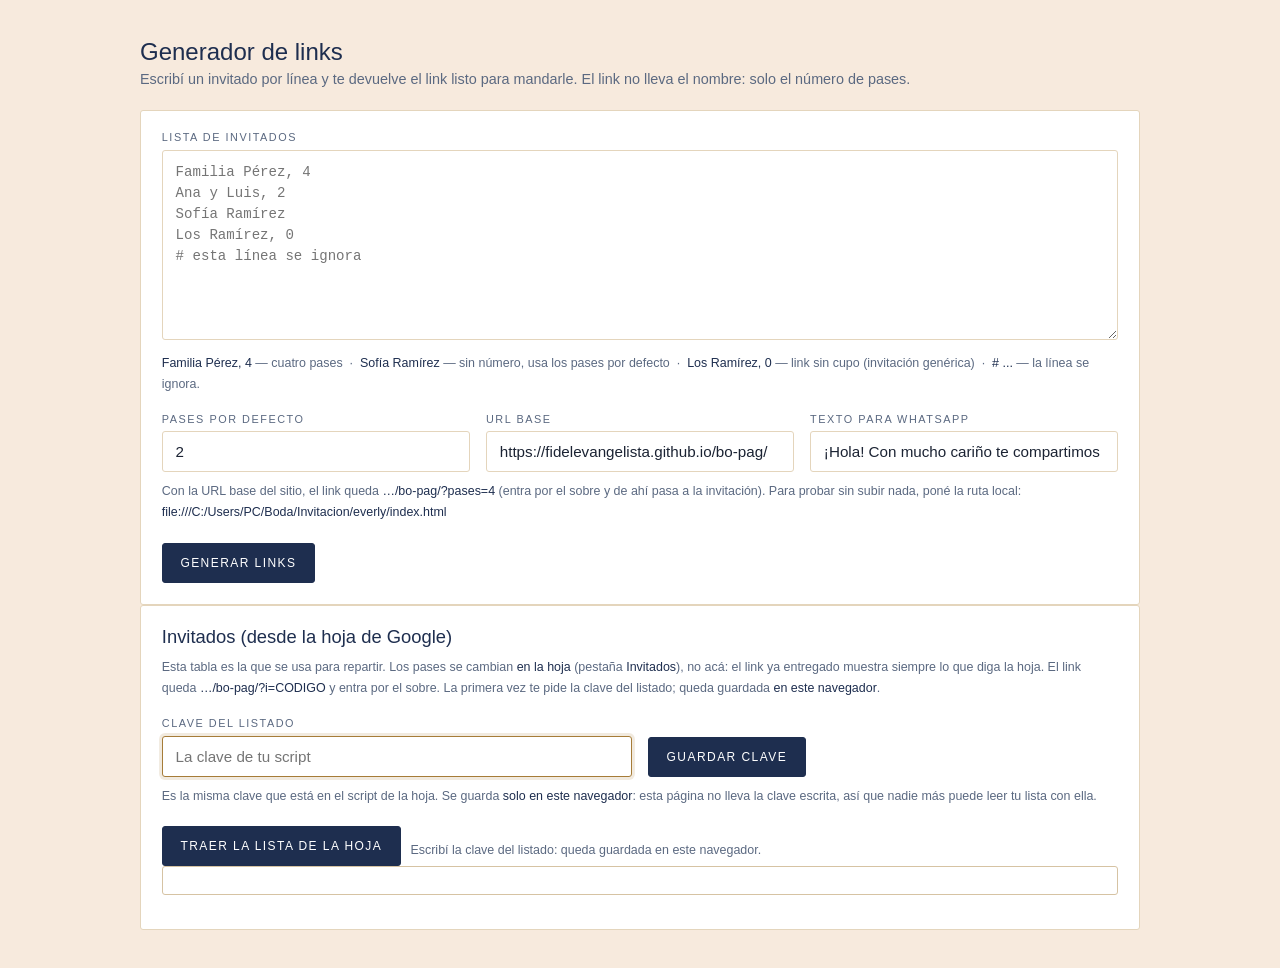
<file: recursos/generador-links.html>
<!DOCTYPE html>
<html lang="es">
<head>
<meta charset="utf-8">
<meta name="viewport" content="width=device-width, initial-scale=1">
<title>Generador de links — Invitación Astrid &amp; Fidel</title>
<style>
  :root{
    --ivory:#F7EADD; --blush-deep:#E4D5BC; --wine:#1E2E4F; --wine-deep:#0D1B2A;
    --gold:#A67C38; --gold-soft:#D6C3A3; --ink:#1B2333; --muted:#5B6981;
    --ff-body:"Jost","Helvetica Neue",Arial,sans-serif;
  }
  *{box-sizing:border-box}
  body{
    margin:0;padding:clamp(1rem,4vw,2.4rem);
    background:var(--ivory);color:var(--ink);
    font-family:var(--ff-body);
  }
  .wrap{max-width:1000px;margin:0 auto}
  h1{font-size:1.5rem;font-weight:500;margin:0 0 .3rem;color:var(--wine)}
  .lead{color:var(--muted);font-size:.9rem;margin:0 0 1.4rem}
  .panel{background:#fff;border:1px solid var(--blush-deep);border-radius:3px;padding:1.3rem}
  label{display:block;font-size:.68rem;letter-spacing:.14em;text-transform:uppercase;color:var(--muted);margin-bottom:.4rem}
  input,textarea{
    width:100%;font-family:var(--ff-body);font-size:.95rem;color:var(--ink);
    border:1px solid var(--blush-deep);border-radius:3px;padding:.7rem .8rem;background:#fff;
  }
  textarea{min-height:190px;resize:vertical;font-family:ui-monospace,Consolas,monospace;font-size:.88rem;line-height:1.5}
  input:focus,textarea:focus{outline:none;border-color:var(--gold);box-shadow:0 0 0 .18rem rgba(166,124,56,.16)}
  .grid{display:grid;grid-template-columns:repeat(auto-fit,minmax(210px,1fr));gap:1rem;margin-top:1.1rem}
  .hint{color:var(--muted);font-size:.78rem;line-height:1.7;margin:.55rem 0 0}
  .hint b{color:var(--wine);font-weight:500}
  button{
    font-family:var(--ff-body);font-size:.75rem;letter-spacing:.12em;text-transform:uppercase;
    padding:.75rem 1.1rem;border:1px solid var(--wine);background:var(--wine);color:#fff;
    border-radius:3px;cursor:pointer;transition:background .2s,border-color .2s,color .2s;
  }
  button:hover{background:var(--wine-deep)}
  button.ghost{background:transparent;color:var(--wine);border-color:var(--gold-soft)}
  button.ghost:hover{background:rgba(166,124,56,.08)}
  button.mini{padding:.42rem .62rem;font-size:.64rem;letter-spacing:.08em}
  .acciones{margin-top:1.2rem;display:flex;gap:.6rem;flex-wrap:wrap;align-items:center}
  #resultado{margin-top:1.6rem}
  #resultado[hidden]{display:none}
  .totales{
    display:flex;gap:1.6rem;flex-wrap:wrap;align-items:baseline;
    background:#fff;border:1px solid var(--gold-soft);border-radius:3px;
    padding:.85rem 1rem;margin-bottom:.8rem;font-size:.82rem;color:var(--muted);
  }
  .totales b{font-size:1.15rem;font-weight:500;color:var(--gold);margin-right:.35rem}
  .tabla-scroll{overflow-x:auto;border:1px solid var(--blush-deep);border-radius:3px;background:#fff}
  table{width:100%;border-collapse:collapse}
  th,td{text-align:left;padding:.6rem .7rem;border-bottom:1px solid var(--blush-deep);font-size:.86rem;vertical-align:middle}
  th{font-size:.64rem;letter-spacing:.14em;text-transform:uppercase;color:var(--muted);background:var(--ivory);white-space:nowrap}
  tr:last-child td{border-bottom:0}
  td.num{width:94px;text-align:center}
  td.num input.pases-input{
    width:100%;padding:.3rem .35rem;text-align:center;
    font-family:var(--ff-body);font-size:.9rem;color:var(--ink);
    border:1px solid var(--blush-deep);border-radius:3px;background:#fff;
  }
  td.num input.pases-input:focus{outline:none;border-color:var(--gold);box-shadow:0 0 0 .16rem rgba(166,124,56,.16)}
  td.link{font-family:ui-monospace,Consolas,monospace;font-size:.75rem;color:var(--muted);word-break:break-all}
  td.acc{white-space:nowrap;width:1%;text-align:right}
  .pill{
    display:inline-block;font-size:.62rem;letter-spacing:.08em;text-transform:uppercase;
    padding:.12rem .45rem;border:1px solid var(--gold-soft);border-radius:99px;color:var(--gold);
  }
  .pill.gris{border-color:var(--blush-deep);color:var(--muted)}
  .pill[hidden]{display:none}
  @media (max-width:720px){
    td.link{display:none}
    th:nth-child(3){display:none}
  }
</style>
</head>
<body>
<div class="wrap">
  <h1>Generador de links</h1>
  <p class="lead">Escribí un invitado por línea y te devuelve el link listo para mandarle. El link no lleva el nombre: solo el número de pases.</p>

  <div class="panel">
    <label for="lista">Lista de invitados</label>
    <textarea id="lista" spellcheck="false" placeholder="Familia Pérez, 4&#10;Ana y Luis, 2&#10;Sofía Ramírez&#10;Los Ramírez, 0&#10;# esta línea se ignora"></textarea>
    <p class="hint">
      <b>Familia Pérez, 4</b> — cuatro pases &nbsp;·&nbsp;
      <b>Sofía Ramírez</b> — sin número, usa los pases por defecto &nbsp;·&nbsp;
      <b>Los Ramírez, 0</b> — link sin cupo (invitación genérica) &nbsp;·&nbsp;
      <b># ...</b> — la línea se ignora.
    </p>

    <div class="grid">
      <div>
        <label for="porDefecto">Pases por defecto</label>
        <input id="porDefecto" type="number" min="0" step="1" value="2">
      </div>
      <div>
        <label for="base">URL base</label>
        <input id="base" type="url" spellcheck="false" value="https://fidelevangelista.github.io/bo-pag/">
      </div>
      <div>
        <label for="mensaje">Texto para WhatsApp</label>
        <input id="mensaje" type="text" value="¡Hola! Con mucho cariño te compartimos la invitación:">
      </div>
    </div>
    <p class="hint">
      Con la URL base del sitio, el link queda <b>…/bo-pag/?pases=4</b> (entra por el sobre y de ahí pasa a la invitación).
      Para probar sin subir nada, poné la ruta local: <b>file:///C:/Users/PC/Boda/Invitacion/everly/index.html</b>
    </p>

    <div class="acciones">
      <button id="btnGenerar" type="button">Generar links</button>
      <button id="btnCopiarTodos" class="ghost" type="button" hidden>Copiar todos</button>
      <span id="aviso" class="hint"></span>
    </div>
  </div>

  <!-- =====================================================================
       Lista de invitados desde la hoja de Google (pestaña "Invitados").
       El generador de siempre queda intacto abajo: esta tabla es la que se
       usa para repartir los links, porque los pases viven en la hoja.
       ===================================================================== -->
  <div class="panel" id="hoja">
    <h1 style="font-size:1.15rem">Invitados (desde la hoja de Google)</h1>
    <p class="hint">
      Esta tabla es la que se usa para repartir. Los pases se cambian <b>en la hoja</b> (pestaña <b>Invitados</b>), no acá:
      el link ya entregado muestra siempre lo que diga la hoja. El link queda <b>…/bo-pag/?i=CODIGO</b> y entra por el sobre.
      La primera vez te pide la clave del listado; queda guardada <b>en este navegador</b>.
    </p>

    <div id="hojaClave" hidden>
      <div class="grid">
        <div>
          <label for="hojaClaveInput">Clave del listado</label>
          <input id="hojaClaveInput" type="password" autocomplete="off" spellcheck="false" placeholder="La clave de tu script">
        </div>
        <div style="display:flex;align-items:flex-end;gap:.6rem;flex-wrap:wrap">
          <button id="btnHojaClave" type="button">Guardar clave</button>
          <button id="btnHojaOlvidar" class="ghost" type="button" hidden>Olvidar</button>
        </div>
      </div>
      <p class="hint">
        Es la misma clave que está en el script de la hoja. Se guarda <b>solo en este navegador</b>:
        esta página no lleva la clave escrita, así que nadie más puede leer tu lista con ella.
      </p>
    </div>

    <div class="acciones">
      <button id="btnHoja" type="button">Traer la lista de la hoja</button>
      <button id="btnHojaTodos" class="ghost" type="button" hidden>Copiar todos los links</button>
      <span id="hojaAviso" class="hint"></span>
    </div>

    <div class="totales" id="hojaTotales" hidden></div>

    <div class="tabla-scroll" id="hojaTabla" hidden>
      <table>
        <thead>
          <tr>
            <th>Invitado</th>
            <th>Pases</th>
            <th>Link</th>
            <th></th>
          </tr>
        </thead>
        <tbody id="hojaCuerpo"></tbody>
      </table>
    </div>

  </div>


  <section id="resultado" hidden>
    <div class="totales" id="totales"></div>
    <div class="tabla-scroll">
      <table>
        <thead>
          <tr>
            <th>Invitado</th>
            <th>Pases</th>
            <th>Link</th>
            <th></th>
          </tr>
        </thead>
        <tbody id="cuerpo"></tbody>
      </table>
    </div>

    <p class="hint">El número de pases de cada fila se puede cambiar: el link se rearma al instante. Un <b>0</b> deja esa invitación sin cupo, y el cambio queda guardado en la lista de arriba.</p>
  </section>
</div>

<script>
(function () {
  'use strict';

  var lista          = document.getElementById('lista');
  var porDefecto     = document.getElementById('porDefecto');
  var base           = document.getElementById('base');
  var mensaje        = document.getElementById('mensaje');
  var resultado      = document.getElementById('resultado');
  var cuerpo         = document.getElementById('cuerpo');
  var totales        = document.getElementById('totales');
  var aviso          = document.getElementById('aviso');
  var btnGenerar     = document.getElementById('btnGenerar');
  var btnCopiarTodos = document.getElementById('btnCopiarTodos');

  var links = [];
  var CLAVE = 'generador-links-boda';

  // Una línea por invitado. El número de pases va al final, después de una coma,
  // punto y coma, tabulación o barra: "Familia Pérez, 4". Si no hay número, se
  // usan los pases por defecto. Un 0 genera el link sin cupo.
  function parsearLinea(linea, defecto) {
    var t = linea.trim();
    if (t === '' || t.charAt(0) === '#') return null;

    if (/^\d+$/.test(t)) {
      return { nombre: 'Invitado (sin nombre)', nombreLista: '', pases: parseInt(t, 10), explicito: true };
    }

    var partes = t.split(/[,;\t|]/);
    var ultimo = partes[partes.length - 1].trim();
    if (partes.length > 1 && /^\d+$/.test(ultimo)) {
      var nombre = partes.slice(0, -1).join(',').trim();
      return { nombre: nombre || 'Invitado (sin nombre)', nombreLista: nombre, pases: parseInt(ultimo, 10), explicito: true };
    }

    return { nombre: t, nombreLista: t, pases: defecto, explicito: false };
  }

  // Arma el link de un invitado: le agrega ?pases=N a la URL base.
  // Con 0 pases devuelve el link sin cupo (invitación genérica).
  function urlConPases(pases) {
    var b = base.value.trim();
    if (b === '') return '';
    if (pases > 0) {
      b += (b.indexOf('?') === -1 ? '?' : '&') + 'pases=' + pases;
    }
    return b;
  }

  function generar() {
    var defecto = parseInt(porDefecto.value, 10);
    if (!isFinite(defecto) || defecto < 0) defecto = 0;

    var lineas = lista.value.split(/\r?\n/);
    links = [];
    for (var i = 0; i < lineas.length; i++) {
      var it = parsearLinea(lineas[i], defecto);
      if (!it) continue;
      it.linea = i;                    // de qué línea de la lista salió
      it.link = urlConPases(it.pases);
      links.push(it);
    }

    if (links.length === 0) {
      limpiar();
      aviso.textContent = 'Pegá al menos un invitado para generar los links.';
      return;
    }
    if (base.value.trim() === '') {
      limpiar();
      aviso.textContent = 'Falta la URL base.';
      return;
    }

    aviso.textContent = '';
    btnCopiarTodos.hidden = false;
    resultado.hidden = false;
    pintar();
    guardar();
  }

  function limpiar() {
    resultado.hidden = true;
    btnCopiarTodos.hidden = true;
    cuerpo.innerHTML = '';
    totales.innerHTML = '';
    links = [];
  }

  function pintar() {
    cuerpo.innerHTML = '';

    for (var i = 0; i < links.length; i++) {
      (function (it) {
        var tr = document.createElement('tr');

        // Invitado
        var td1 = document.createElement('td');
        td1.textContent = it.nombre;
        if (!it.explicito) {
          td1.appendChild(document.createTextNode(' '));
          var pi = document.createElement('span');
          pi.className = 'pill gris';
          pi.textContent = 'por defecto';
          td1.appendChild(pi);
          it.pillDefecto = pi;
        }
        tr.appendChild(td1);

        // Pases: editable, por si después se cambia de opinión con el número.
        var td2 = document.createElement('td');
        td2.className = 'num';

        var entrada = document.createElement('input');
        entrada.type = 'number';
        entrada.min = '0';
        entrada.step = '1';
        entrada.className = 'pases-input';
        entrada.value = it.pases;
        entrada.setAttribute('aria-label', 'Boletos para ' + it.nombre + ' (0 = link sin cupo)');
        td2.appendChild(entrada);

        var pg = document.createElement('span');
        pg.className = 'pill gris';
        pg.textContent = 'sin cupo';
        pg.hidden = it.pases > 0;
        td2.appendChild(pg);

        tr.appendChild(td2);

        // Link
        var td3 = document.createElement('td');
        td3.className = 'link';
        td3.textContent = it.link;
        tr.appendChild(td3);

        // Acciones
        var td4 = document.createElement('td');
        td4.className = 'acc';

        var b1 = document.createElement('button');
        b1.type = 'button';
        b1.className = 'mini ghost';
        b1.textContent = 'Copiar';
        b1.addEventListener('click', function () { copiar(it.link, b1); });
        td4.appendChild(b1);

        td4.appendChild(document.createTextNode(' '));

        var b2 = document.createElement('button');
        b2.type = 'button';
        b2.className = 'mini';
        b2.textContent = 'WhatsApp';
        b2.addEventListener('click', function () { abrirWhatsApp(it.link); });
        td4.appendChild(b2);

        tr.appendChild(td4);

        // Al cambiar el número, se rearma el link de esa fila.
        entrada.addEventListener('input', function () {
          cambiarPases(it, entrada, pg, td3);
        });

        cuerpo.appendChild(tr);
      })(links[i]);
    }

    actualizarTotales();
  }

  function actualizarTotales() {
    var totalPases = 0;
    var sinCupo = 0;
    for (var i = 0; i < links.length; i++) {
      if (links[i].pases > 0) totalPases += links[i].pases;
      else sinCupo++;
    }

    totales.innerHTML = '';
    totales.appendChild(dato(links.length, 'invitaciones'));
    totales.appendChild(dato(totalPases, 'pases en total'));
    if (sinCupo > 0) totales.appendChild(dato(sinCupo, 'sin cupo'));
  }

  // Cambiar los pases de una fila rearma el link al instante y deja el cambio
  // escrito en la lista de arriba, así al refrescar no se pierde.
  function cambiarPases(it, entrada, pg, tdLink) {
    var n = parseInt(entrada.value, 10);
    if (!isFinite(n) || n < 0) n = 0;

    it.pases = n;
    it.explicito = true;
    it.link = urlConPases(n);

    tdLink.textContent = it.link;
    pg.hidden = n > 0;

    if (it.pillDefecto) {
      it.pillDefecto.parentNode.removeChild(it.pillDefecto);
      it.pillDefecto = null;
    }

    sincronizarLinea(it, n);
    actualizarTotales();
    guardar();
  }

  function sincronizarLinea(it, pases) {
    if (!it.nombreLista) return;    // línea con solo un número: no se toca
    var lineas = lista.value.split(/\r?\n/);
    if (it.linea === undefined || it.linea < 0 || it.linea >= lineas.length) return;
    lineas[it.linea] = it.nombreLista + ', ' + pases;
    lista.value = lineas.join('\n');
  }

  function dato(valor, etiqueta) {
    var span = document.createElement('span');
    var b = document.createElement('b');
    b.textContent = valor;
    span.appendChild(b);
    span.appendChild(document.createTextNode(etiqueta));
    return span;
  }

  function abrirWhatsApp(link) {
    var texto = mensaje.value.trim();
    var cuerpoMsg = texto === '' ? link : texto + ' ' + link;
    window.open('https://wa.me/?text=' + encodeURIComponent(cuerpoMsg), '_blank', 'noopener');
  }

  function copiar(texto, btn) {
    var original = btn.textContent;

    function listo() {
      btn.textContent = 'Copiado';
      setTimeout(function () { btn.textContent = original; }, 1200);
    }

    // Sin portapapeles (o bloqueado): se selecciona el texto para que lo copien a mano.
    function manual() {
      var ta = document.createElement('textarea');
      ta.value = texto;
      ta.setAttribute('readonly', '');
      ta.style.position = 'fixed';
      ta.style.top = '-2000px';
      document.body.appendChild(ta);
      ta.select();
      var ok = false;
      try { listo = document.execCommand('copy'); } catch (e) { listo = false; }
      document.body.removeChild(ta);
      if (listo) { listo2(); } else { window.prompt('Copiá el link:', texto); }
    }

    function listo2() { listo(); }

    if (navigator.clipboard && navigator.clipboard.writeText) {
      navigator.clipboard.writeText(texto).then(listo, manual);
    } else {
      var ta = document.createElement('textarea');
      ta.value = texto;
      ta.setAttribute('readonly', '');
      ta.style.position = 'fixed';
      ta.style.top = '-1000px';
      document.body.appendChild(ta);
      ta.select();
      var ok = false;
      try { ok = document.execCommand('copy'); } catch (e) { ok = false; }
      document.body.removeChild(ta);
      if (listo) { listo(); } else { window.prompt('Copiá el link:', texto); }
    }
  }

  function guardar() {
    try {
      localStorage.setItem(CLAVE, JSON.stringify({
        lista: lista.value,
        porDefecto: porDefecto.value,
        base: base.value,
        mensaje: mensaje.value
      }));
    } catch (e) { /* sin almacenamiento: se pierde al recargar, no es grave */ }
  }

  function restaurar() {
    try {
      var crudo = localStorage.getItem(CLAVE);
      if (!crudo) return;
      var d = JSON.parse(crudo);
      if (d.lista) lista.value = d.lista;
      if (d.porDefecto !== undefined) porDefecto.value = d.porDefecto;
      if (d.base) base.value = d.base;
      if (d.mensaje) mensaje.value = d.mensaje;
    } catch (e) { /* nada guardado */ }
  }

  // Al abrir recupera lo último que se escribió (si el navegador lo permite) y
  // vuelve a generar la tabla, para no tener que pegar la lista otra vez.
  restaurar();
  if (lista.value.trim() !== '') generar();

  document.getElementById('btnGenerar').addEventListener('click', generar);
  btnCopiarTodos.addEventListener('click', function () {
    var texto = links.map(function (it) { return it.nombre + '\t' + it.link; }).join('\n');
    copiar(texto, btnCopiarTodos);
  });
})();
</script>

<script>
/* =====================================================================
   Lista de invitados desde la hoja de Google (pestaña "Invitados").

   Capa aditiva: no toca el generador de siempre. Lee la lista
   (nombre + pases + código) y arma el link de cada persona:
       <URL base>?i=CODIGO
   El invitado entra por el sobre y la invitación le pide los pases a la
   hoja. Los pases se editan en la hoja, nunca en la URL.
   ===================================================================== */
(function () {
  'use strict';

  var SCRIPT_URL  = 'https://script.google.com/macros/s/AKfycbyjBubUkTONbwH_j_k0gGGdIRSCu9FOdP8MlQGXd8v4Ftohdt5_jHWdSy7s6_4BfT6g/exec';

  // La clave del listado ya NO vive en este archivo: esta página se publica y
  // cualquiera podría abrirla. Se pide una vez y queda guardada en el
  // navegador de este dispositivo (localStorage), nunca en el código.
  var ALMACEN_CLAVE = 'generador-links-clave-lista';

  var base     = document.getElementById('base');
  var btn      = document.getElementById('btnHoja');
  var btnTodos = document.getElementById('btnHojaTodos');
  var aviso    = document.getElementById('hojaAviso');
  var totales  = document.getElementById('hojaTotales');
  var tabla    = document.getElementById('hojaTabla');
  var cuerpo   = document.getElementById('hojaCuerpo');
  var cajaClave = document.getElementById('hojaClave');
  var campoClave = document.getElementById('hojaClaveInput');
  var btnClave = document.getElementById('btnHojaClave');
  var btnOlvidar = document.getElementById('btnHojaOlvidar');

  if (!base || !btn || !cuerpo) return;

  var invitados = [];
  var claveEnMemoria = ''; // respaldo para cuando el navegador no deja guardar (modo privado)

  function claveActual() {
    if (claveEnMemoria) return claveEnMemoria;
    try { return (localStorage.getItem(ALMACEN_CLAVE) || '').trim(); } catch (e) { return ''; }
  }

  function guardarClave(valor) {
    try {
      if (valor) localStorage.setItem(ALMACEN_CLAVE, valor);
      else localStorage.removeItem(ALMACEN_CLAVE);
    } catch (e) { /* sin permiso: igual funciona mientras la pestaña esté abierta */ }
  }

  // El campo de la clave aparece solo cuando hace falta (primera vez o clave mal).
  function mostrarClave(mostrar) {
    if (!cajaClave) return;
    cajaClave.hidden = !mostrar;
    if (!mostrar) return;
    campoClave.value = '';
    btnOlvidar.hidden = !claveActual();
    try { campoClave.focus(); } catch (e) { /* da igual */ }
  }

  var invitados = [];

  // El link de cada invitado: la URL base + ?i=CODIGO
  function urlDe(codigo) {
    var b = (base.value || '').trim();
    if (!b) return '';
    var limpio = b.replace(/[?&]pases=\d+/, ''); // por si quedó una base vieja
    return limpio + (limpio.indexOf('?') === -1 ? '?' : '&') + 'i=' + encodeURIComponent(codigo);
  }

  // JSONP a propósito: Apps Script no manda cabeceras CORS, así que un
  // fetch() normal no podría leer la respuesta.
  function pedirLista(cb) {
    var clave = claveActual();
    if (!clave) { cb(null); return; }

    var nombreCb = 'hoja_' + Date.now() + '_' + Math.floor(Math.random() * 1000);
    var terminado = false;
    var etiqueta = document.createElement('script');

    function terminar(datos) {
      if (terminado) return;
      terminado = true;
      try { delete window[nombreCb]; } catch (e) { window[nombreCb] = undefined; }
      if (etiqueta.parentNode) etiqueta.parentNode.removeChild(etiqueta);
      cb(datos);
    }

    window[nombreCb] = function (datos) { terminar(datos || null); };
    etiqueta.onerror = function () { terminar(null); };
    etiqueta.src = SCRIPT_URL + '?action=list&key=' + encodeURIComponent(clave) +
      '&callback=' + nombreCb + '&t=' + Date.now();
    document.head.appendChild(etiqueta);
    setTimeout(function () { terminar(null); }, 12000);
  }

  function traer() {
    if (!claveActual()) {
      mostrarClave(true);
      aviso.textContent = 'Falta la clave del listado: escribila y tocá "Guardar clave".';
      return;
    }

    aviso.textContent = 'Leyendo la hoja…';
    btn.disabled = true;

    pedirLista(function (datos) {
      btn.disabled = false;

      if (!datos || !datos.ok) {
        var error = (datos && datos.error) ? String(datos.error) : '';
        if (/clave/i.test(error)) {
          // La clave guardada no sirve: se olvida y se pide de nuevo.
          claveEnMemoria = '';
          guardarClave('');
          mostrarClave(true);
          aviso.textContent = 'La clave no es correcta. Escribila otra vez.';
          return;
        }
        aviso.textContent = 'No pude leer la hoja. ¿Hay internet? ¿El script sigue publicado?';
        return;
      }

      mostrarClave(false);
      invitados = datos.invitados || [];
      if (!invitados.length) {
        aviso.textContent = 'La hoja está vacía: cargá los invitados en la pestaña "Invitados".';
        tabla.hidden = true;
        totales.hidden = true;
        return;
      }

      aviso.textContent = (datos.avisos && datos.avisos.length) ? datos.avisos.join(' ') : '';
      pintar();
    });
  }

  function pintar() {
    cuerpo.innerHTML = '';
    var conCodigo = 0;
    var totalPases = 0;

    invitados.forEach(function (g) {
      if (g.c) conCodigo++;
      totalPases += (g.p || 0);

      var tr = document.createElement('tr');

      var tdNombre = document.createElement('td');
      tdNombre.textContent = g.n || '(sin nombre)';

      var tdPases = document.createElement('td');
      tdPases.className = 'num';
      tdPases.textContent = g.p > 0 ? String(g.p) : '—';

      var tdLink = document.createElement('td');
      tdLink.className = 'link';
      tdLink.textContent = g.c ? urlDe(g.c) : 'sin código (abrí "Generar códigos" en la hoja)';

      var tdAcc = document.createElement('td');
      if (g.c) {
        var b = document.createElement('button');
        b.type = 'button';
        b.className = 'ghost';
        b.textContent = 'Copiar';
        b.addEventListener('click', function () { copiar(urlDe(g.c), b, 'Copiar'); });
        tdAcc.appendChild(b);
      }

      tr.appendChild(tdNombre);
      tr.appendChild(tdPases);
      tr.appendChild(tdLink);
      tr.appendChild(tdAcc);
      cuerpo.appendChild(tr);
    });

    tabla.hidden = false;
    totales.hidden = false;
    totales.innerHTML = '<span><b>' + invitados.length + '</b> invitaciones</span>' +
      '<span><b>' + totalPases + '</b> pases asignados</span>' +
      '<span><b>' + conCodigo + '</b> con código</span>';
    btnTodos.hidden = conCodigo === 0;
  }

  function copiar(texto, boton, textoOriginal) {
    function listo() {
      boton.textContent = '¡Copiado!';
      setTimeout(function () { boton.textContent = textoOriginal; }, 1200);
    }
    if (navigator.clipboard && navigator.clipboard.writeText) {
      navigator.clipboard.writeText(texto).then(listo, function () { copiarViejo(texto); listo(); });
    } else {
      copiarViejo(texto);
      listo();
    }
  }

  function copiarViejo(texto) {
    var area = document.createElement('textarea');
    area.value = texto;
    area.setAttribute('readonly', '');
    area.style.position = 'fixed';
    area.style.top = '-1000px';
    document.body.appendChild(area);
    area.select();
    try { document.execCommand('copy'); } catch (e) { /* sin permiso: no pasa nada */ }
    document.body.removeChild(area);
  }

  btn.addEventListener('click', traer);

  btnTodos.addEventListener('click', function () {
    var texto = invitados.filter(function (g) { return g.c; })
      .map(function (g) { return (g.n || '') + '\t' + urlDe(g.c); })
      .join('\n');
    copiar(texto, btnTodos, 'Copiar todos los links');
  });

  // Guardar la clave del listado: una sola vez por navegador.
  if (btnClave && campoClave) {
    btnClave.addEventListener('click', function () {
      var valor = (campoClave.value || '').trim();
      if (!valor) { aviso.textContent = 'La clave está vacía.'; return; }
      claveEnMemoria = valor;
      guardarClave(valor);
      mostrarClave(false);
      traer();
    });

    // Enter guarda y lee, sin tocar el mouse.
    campoClave.addEventListener('keydown', function (ev) {
      if (ev.key === 'Enter') { ev.preventDefault(); btnClave.click(); }
    });
  }

  if (btnOlvidar) {
    btnOlvidar.addEventListener('click', function () {
      claveEnMemoria = '';
      guardarClave('');
      invitados = [];
      cuerpo.innerHTML = '';
      tabla.hidden = true;
      totales.hidden = true;
      btnTodos.hidden = true;
      mostrarClave(true);
      aviso.textContent = 'Listo: la clave se borró de este navegador.';
    });
  }

  // Al abrir: si este navegador ya tiene la clave, lee la hoja sola. Si no, la
  // pide (la página puede ser pública y no lleva la clave escrita).
  if (claveActual()) {
    traer();
  } else {
    mostrarClave(true);
    aviso.textContent = 'Escribí la clave del listado: queda guardada en este navegador.';
  }
})();
</script>
</body>
</html>
</file>
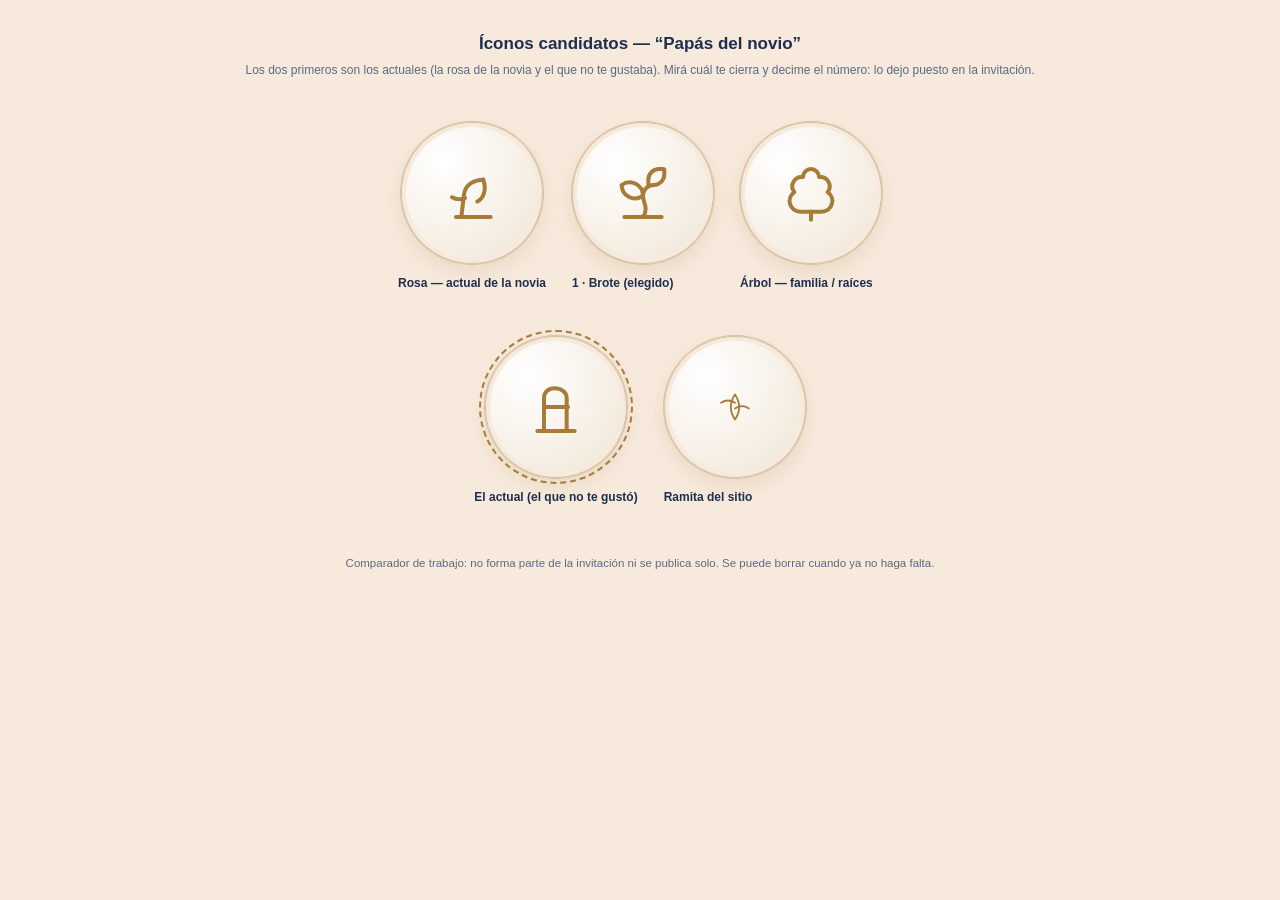
<file: recursos/iconos-padres.html>
<!DOCTYPE html>
<html lang="es">
<head>
<meta charset="utf-8">
<title>Íconos candidatos — Papás del novio</title>
<style>
  :root { --ivory:#F7EADD; --blush:#F3EADC; --gold-soft:#D6C3A3; --gold:#A67C38; --navy:#1E2E4F; --muted:#5B6981; }
  body { margin:0; background:var(--ivory); font-family:Arial,Helvetica,sans-serif; padding:34px 20px 46px; }
  h1 { font-size:17px; color:var(--navy); text-align:center; font-weight:700; margin:0 0 8px; }
  .nota { font-size:13px; color:var(--muted); text-align:center; margin:0 auto 32px; max-width:660px; line-height:1.5; }
  .grid { display:flex; flex-wrap:wrap; gap:28px; justify-content:center; max-width:1120px; margin:0 auto; }
  .card { width:168px; text-align:center; }
  /* Mismo tratamiento que la página real: círculo de 84px y svg de 40px. */
  .parents-ico { width:84px; height:84px; margin:0 auto 12px; display:grid; place-items:center; border-radius:50%;
    background:radial-gradient(circle at 30% 28%, #fff 0%, var(--blush) 78%); border:1px solid var(--gold-soft);
    color:var(--gold); box-shadow:inset 0 0 0 4px var(--ivory), 0 0 0 1px var(--gold-soft), 0 8px 20px rgba(166,124,56,.16); }
  .parents-ico svg { width:40px; height:40px; }
  .n { font-size:12.5px; font-weight:700; color:var(--navy); }
  .d { font-size:12px; color:var(--muted); margin-top:3px; line-height:1.35; }
  .actual .parents-ico { outline:2px dashed var(--gold); outline-offset:4px; }
  .zoom { display:flex; gap:26px; justify-content:center; margin-top:44px; flex-wrap:wrap; }
  .zoom .parents-ico { width:140px; height:140px; margin:0 auto 10px; }
  .zoom .parents-ico svg { width:64px; height:64px; }
  .zoom .n { font-size:12px; }
</style>
</head>
<body>

<h1>Íconos candidatos — “Papás del novio”</h1>
<p class="d" style="text-align:center;margin:0 0 30px">Los dos primeros son los actuales (la rosa de la novia y el que no te gustaba). Mirá cuál te cierra y decime el número: lo dejo puesto en la invitación.</p>

<div class="zoom">
  <div>
    <span class="parents-ico"><svg viewBox="0 0 24 24" fill="none" stroke="currentColor" stroke-width="1.5" stroke-linecap="round" stroke-linejoin="round"><path d="M6 21h13"/><path d="M8 21l1-8.4c.2-1.7.9-3.2 2.6-4.3 1.3-.8 3-1.3 4.6-1.3"/><path d="M16.2 7c.5 1.3.9 3 .3 5-.4 1.5-1.3 2.6-2.5 3.2"/><path d="M4.5 13.6c1.4.8 3.2 1 4.9.3"/></svg></span>
    <p class="n">Rosa — actual de la novia</p>
  </div>
  <div>
    <span class="parents-ico"><svg viewBox="0 0 24 24" fill="none" stroke="currentColor" stroke-width="1.5" stroke-linecap="round" stroke-linejoin="round"><path d="M14 9.536V7a4 4 0 0 1 4-4h1.5a.5.5 0 0 1 .5.5V5a4 4 0 0 1-4 4 4 4 0 0 0-4 4c0 2 1 3 1 5a5 5 0 0 1-1 3"/><path d="M4 9a5 5 0 0 1 8 4 5 5 0 0 1-8-4"/><path d="M5 21h14"/></svg></span>
    <p class="n">1 · Brote (elegido)</p>
  </div>
  <div>
    <span class="parents-ico"><svg viewBox="0 0 24 24" fill="none" stroke="currentColor" stroke-width="1.5" stroke-linecap="round" stroke-linejoin="round"><path d="M8 19a4 4 0 0 1-2.24-7.32A3.5 3.5 0 0 1 9 6.03V6a3 3 0 1 1 6 0v.04a3.5 3.5 0 0 1 3.24 5.65A4 4 0 0 1 16 19Z"/><path d="M12 19v3"/></svg></span>
    <p class="n">Árbol — familia / raíces</p>
  </div>
</div>

<div class="zoom" style="margin-top:34px">
  <div class="actual">
    <span class="parents-ico"><svg viewBox="0 0 24 24" fill="none" stroke="currentColor" stroke-width="1.5" stroke-linecap="round" stroke-linejoin="round"><path d="M5 21h14"/><path d="M7.5 21V8.5c0-2 1.6-3.5 4-3.5s4.5 1.4 4.5 3.5V21"/><path d="M7.5 12h9"/></svg></span>
    <p class="n">El actual (el que no te gustó)</p>
  </div>
  <div>
    <span class="parents-ico"><svg viewBox="0 0 46 22" fill="none" stroke="currentColor" stroke-width="1.3" stroke-linecap="round" stroke-linejoin="round"><path d="M23 2c-4 6-4 12 0 18 4-6 4-12 0-18Z"/><path d="M23 8c-3-2-7-2-10 0M23 12c3-2 7-2 10 0"/></svg></span>
    <p class="n">Ramita del sitio</p>
  </div>
</div>

<p class="d" style="text-align:center;margin-top:40px;font-size:11.5px">
  Comparador de trabajo: no forma parte de la invitación ni se publica solo. Se puede borrar cuando ya no haga falta.
</p>

</body>
</html>
</file>
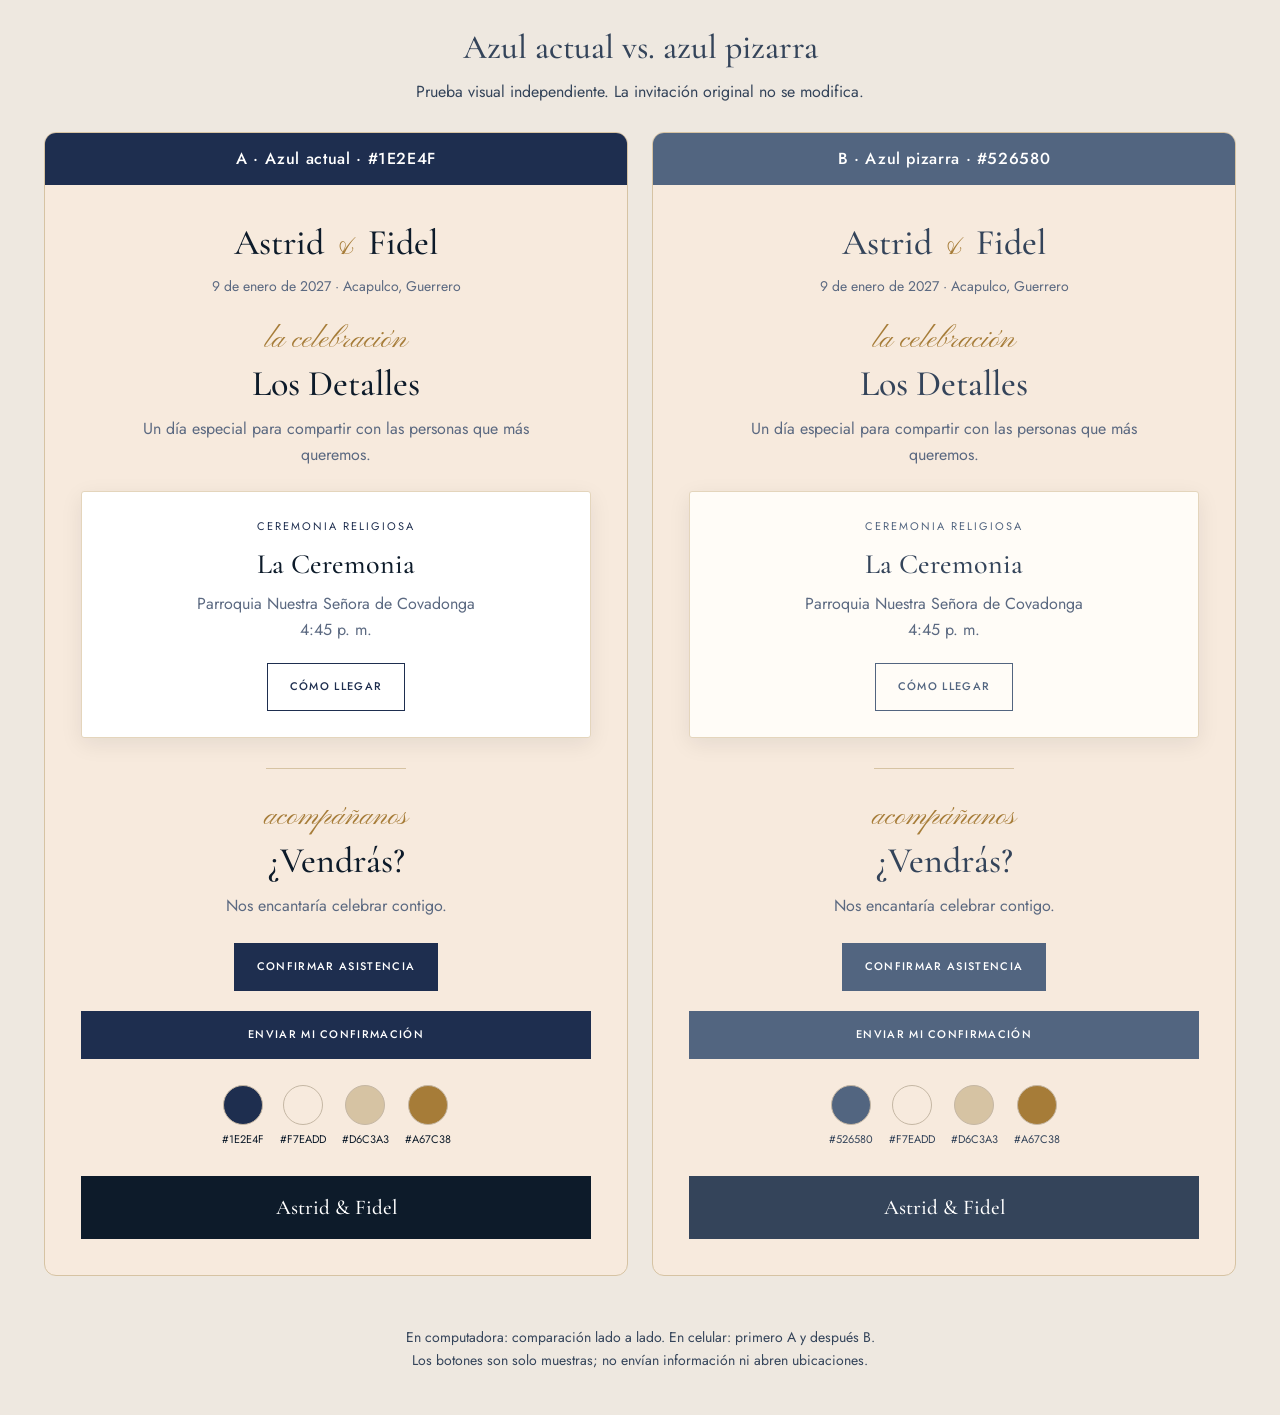
<file: recursos/prueba-paleta-azul.html>
<!doctype html>
<html lang="es">
<head>
  <meta charset="utf-8">
  <meta name="viewport" content="width=device-width, initial-scale=1">
  <title>Prueba de paleta azul — Astrid y Fidel</title>
  <link rel="preconnect" href="https://fonts.googleapis.com">
  <link rel="preconnect" href="https://fonts.gstatic.com" crossorigin>
  <link href="https://fonts.googleapis.com/css2?family=Cormorant+Garamond:wght@400;500;600&family=Jost:wght@400;500&family=Pinyon+Script&display=swap" rel="stylesheet">
  <style>
    * { box-sizing: border-box; }
    body { margin: 0; background: #eee8e0; color: #34445a; font-family: "Jost", sans-serif; line-height: 1.6; }
    .intro { max-width: 1000px; margin: auto; padding: 28px 20px; text-align: center; }
    .intro h1 { margin: 0; font: 500 34px/1.2 "Cormorant Garamond", Georgia, serif; }
    .intro p { margin: 10px 0 0; }
    .comparison { display: grid; grid-template-columns: repeat(2, minmax(0, 1fr)); gap: 24px; max-width: 1240px; margin: auto; padding: 0 24px 36px; }
    .sample { --blue: #1e2e4f; --hover: #0d1b2a; --heading: #0d1b2a; --muted: #5b6981; --card: #fff; background: #f7eadd; border: 1px solid #d6c3a3; border-radius: 12px; overflow: hidden; }
    .sample--proposed { --blue: #526580; --hover: #40516a; --heading: #34445a; --muted: #5b6981; --card: #fffcf7; }
    .label { background: var(--blue); color: #fff; padding: 13px 20px; text-align: center; font-weight: 500; letter-spacing: .04em; }
    .content { padding: clamp(20px, 3vw, 36px); text-align: center; }
    .brand { margin: 0; color: var(--heading); font: 500 36px/1.2 "Cormorant Garamond", Georgia, serif; }
    .brand span { color: #a67c38; font-family: "Pinyon Script", cursive; }
    .date { margin: 8px 0 24px; color: var(--muted); font-size: 14px; }
    .eyebrow { color: #a67c38; font: 30px/1.2 "Pinyon Script", cursive; }
    h2 { color: var(--heading); margin: 5px 0 12px; font: 500 36px/1.15 "Cormorant Garamond", Georgia, serif; }
    .description { color: var(--muted); margin: 0 auto 24px; max-width: 400px; }
    .card { background: var(--card); padding: 26px 20px; border: 1px solid #e4d5bc; box-shadow: 0 6px 22px rgba(13, 27, 42, .08); border-radius: 3px; }
    .kicker { color: var(--blue); font-size: 11px; letter-spacing: .18em; text-transform: uppercase; margin: 0 0 12px; }
    .card h3 { margin: 0 0 10px; color: var(--heading); font: 500 28px/1.2 "Cormorant Garamond", Georgia, serif; }
    .card p:not(.kicker) { color: var(--muted); margin: 0 0 20px; }
    .button { display: inline-flex; align-items: center; justify-content: center; min-height: 48px; padding: 13px 22px; background: var(--blue); border: 1px solid var(--blue); color: #fff; font: 500 11px/1.4 "Jost", sans-serif; letter-spacing: .12em; text-transform: uppercase; cursor: pointer; transition: background-color 180ms ease, color 180ms ease, border-color 180ms ease; }
    .button:hover { background: var(--hover); border-color: var(--hover); }
    .button--outline { background: transparent; color: var(--blue); }
    .button--outline:hover { background: var(--blue); border-color: var(--blue); color: #fff; }
    .button:focus-visible { outline: 3px solid var(--heading); outline-offset: 4px; }
    .divider { width: 140px; height: 1px; background: #d6c3a3; margin: 30px auto; }
    .rsvp { margin-top: 20px; }
    .rsvp .button { width: 100%; }
    .swatches { display: flex; justify-content: center; flex-wrap: wrap; gap: 16px; margin-top: 26px; font-size: 11px; color: var(--heading); }
    .swatch { display: grid; justify-items: center; gap: 6px; }
    .swatch i { display: block; width: 40px; height: 40px; border: 1px solid #c5b7a4; border-radius: 50%; }
    .footer { margin-top: 28px; padding: 18px; background: var(--heading); color: #fff; font: 500 21px/1.3 "Cormorant Garamond", Georgia, serif; }
    .note { padding: 0 20px 30px; text-align: center; font-size: 14px; }
    @media (max-width: 760px) { .comparison { grid-template-columns: 1fr; padding-inline: 14px; gap: 24px; } .intro h1 { font-size: 29px; } }
    @media (prefers-reduced-motion: reduce) { .button { transition: none; } }
  </style>
</head>
<body>
  <header class="intro">
    <h1>Azul actual vs. azul pizarra</h1>
    <p>Prueba visual independiente. La invitación original no se modifica.</p>
  </header>
  <main class="comparison">
    <section class="sample" aria-labelledby="current-label">
      <div class="label" id="current-label">A · Azul actual · #1E2E4F</div>
      <div class="content">
        <p class="brand">Astrid <span>&amp;</span> Fidel</p>
        <p class="date">9 de enero de 2027 · Acapulco, Guerrero</p>
        <span class="eyebrow">la celebración</span>
        <h2>Los Detalles</h2>
        <p class="description">Un día especial para compartir con las personas que más queremos.</p>
        <article class="card">
          <p class="kicker">Ceremonia religiosa</p>
          <h3>La Ceremonia</h3>
          <p>Parroquia Nuestra Señora de Covadonga<br>4:45 p. m.</p>
          <button type="button" class="button button--outline">Cómo llegar</button>
        </article>
        <div class="divider" aria-hidden="true"></div>
        <span class="eyebrow">acompáñanos</span>
        <h2>¿Vendrás?</h2>
        <p class="description">Nos encantaría celebrar contigo.</p>
        <button type="button" class="button">Confirmar asistencia</button>
        <div class="rsvp"><button type="button" class="button">Enviar mi confirmación</button></div>
        <div class="swatches" aria-label="Colores actuales">
          <span class="swatch"><i style="background:#1e2e4f"></i>#1E2E4F</span>
          <span class="swatch"><i style="background:#f7eadd"></i>#F7EADD</span>
          <span class="swatch"><i style="background:#d6c3a3"></i>#D6C3A3</span>
          <span class="swatch"><i style="background:#a67c38"></i>#A67C38</span>
        </div>
        <div class="footer">Astrid &amp; Fidel</div>
      </div>
    </section>
    <section class="sample sample--proposed" aria-labelledby="proposed-label">
      <div class="label" id="proposed-label">B · Azul pizarra · #526580</div>
      <div class="content">
        <p class="brand">Astrid <span>&amp;</span> Fidel</p>
        <p class="date">9 de enero de 2027 · Acapulco, Guerrero</p>
        <span class="eyebrow">la celebración</span>
        <h2>Los Detalles</h2>
        <p class="description">Un día especial para compartir con las personas que más queremos.</p>
        <article class="card">
          <p class="kicker">Ceremonia religiosa</p>
          <h3>La Ceremonia</h3>
          <p>Parroquia Nuestra Señora de Covadonga<br>4:45 p. m.</p>
          <button type="button" class="button button--outline">Cómo llegar</button>
        </article>
        <div class="divider" aria-hidden="true"></div>
        <span class="eyebrow">acompáñanos</span>
        <h2>¿Vendrás?</h2>
        <p class="description">Nos encantaría celebrar contigo.</p>
        <button type="button" class="button">Confirmar asistencia</button>
        <div class="rsvp"><button type="button" class="button">Enviar mi confirmación</button></div>
        <div class="swatches" aria-label="Colores propuestos">
          <span class="swatch"><i style="background:#526580"></i>#526580</span>
          <span class="swatch"><i style="background:#f7eadd"></i>#F7EADD</span>
          <span class="swatch"><i style="background:#d6c3a3"></i>#D6C3A3</span>
          <span class="swatch"><i style="background:#a67c38"></i>#A67C38</span>
        </div>
        <div class="footer">Astrid &amp; Fidel</div>
      </div>
    </section>
  </main>
  <p class="note">En computadora: comparación lado a lado. En celular: primero A y después B.<br>Los botones son solo muestras; no envían información ni abren ubicaciones.</p>
</body>
</html>
</file>
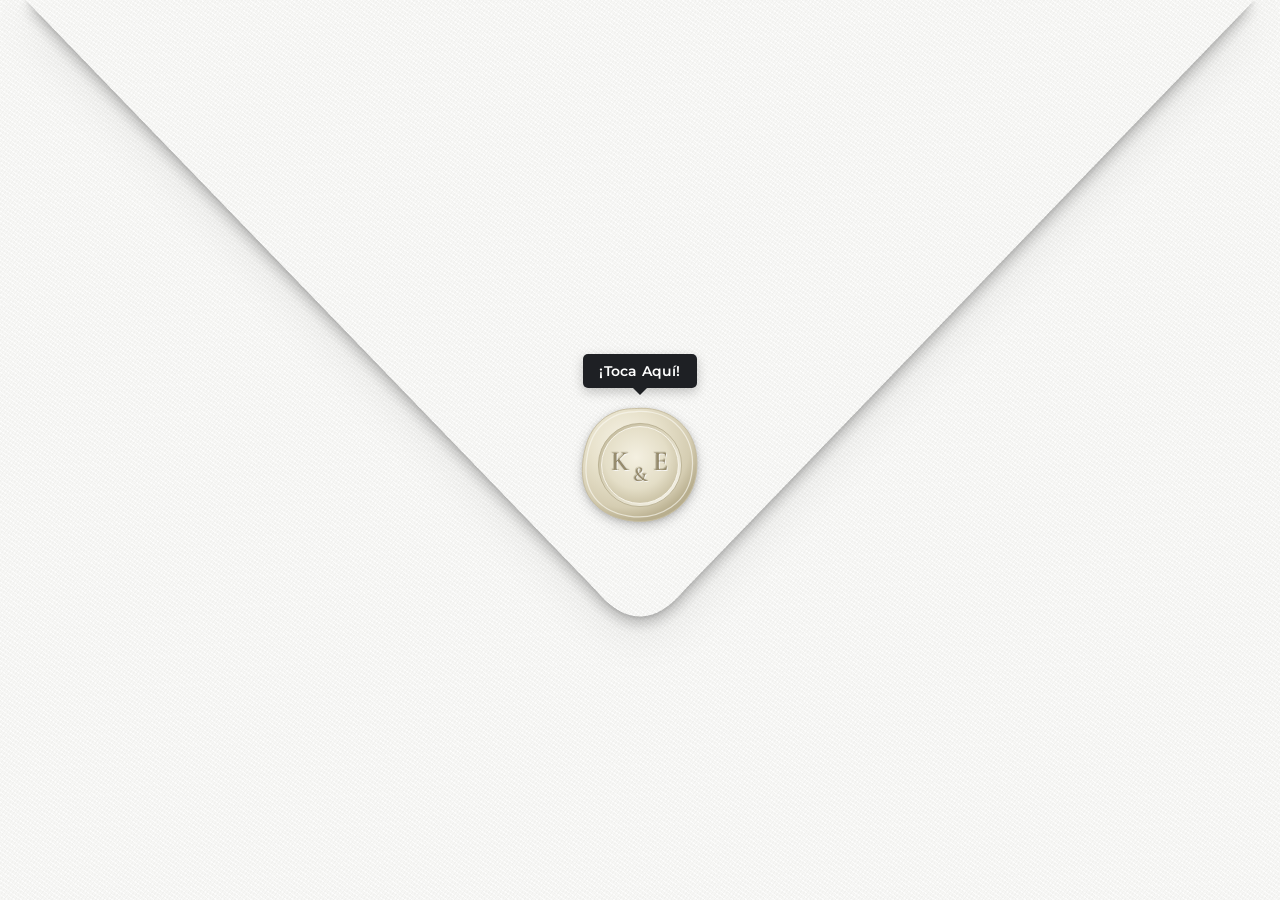
<file: recursos/sobre_invitacion/efecto particulas.html>
<!DOCTYPE html>
<html lang="es">
<head>
  <meta charset="UTF-8">
  <meta name="viewport" content="width=device-width, initial-scale=1.0">
  <title>Kelsey & Enoc - Invitación de Boda</title>

  <link rel="preconnect" href="https://fonts.googleapis.com">
  <link rel="preconnect" href="https://fonts.gstatic.com" crossorigin>
  <link href="https://fonts.googleapis.com/css2?family=Alex+Brush&family=Cormorant+Garamond:wght@400;500;600;700&family=Montserrat:wght@400;500;600&display=swap" rel="stylesheet">

  <style>
    * {
      box-sizing: border-box;
      margin: 0;
      padding: 0;
      user-select: none;
    }

    html, body {
      width: 100%;
      height: 100%;
      overflow: hidden;
      font-family: 'Montserrat', sans-serif;
      background-color: #f6f6f4;
    }

    /* Textura de papel lino diagonal idéntica a la imagen */
    .paper-texture {
      background-color: #f6f6f4;
      background-image: 
        repeating-linear-gradient(
          125deg,
          rgba(0, 0, 0, 0.018) 0px,
          rgba(0, 0, 0, 0.018) 1px,
          transparent 1px,
          transparent 3px
        ),
        repeating-linear-gradient(
          35deg,
          rgba(255, 255, 255, 0.65) 0px,
          rgba(255, 255, 255, 0.65) 1px,
          transparent 1px,
          transparent 4px
        );
    }

    /* =========================================================
       LIENZO DE POLVO DE HADAS (FAIRY DUST CANVAS)
       ========================================================= */
    #fairyDustCanvas {
      position: fixed;
      inset: 0;
      width: 100%;
      height: 100%;
      pointer-events: none;
      z-index: 35;
    }

    /* =========================================================
       CAPA DEL SOBRE HORIZONTAL (PANTALLA COMPLETA PC)
       ========================================================= */
    .envelope-overlay {
      position: fixed;
      inset: 0;
      z-index: 20;
      perspective: 1800px;
      overflow: hidden;
      transition: opacity 0.95s ease;
    }

    /* Papel base del sobre */
    .envelope-base {
      position: absolute;
      inset: 0;
      z-index: 1;
    }

    /* Contenedor de la solapa superior con sombra realista proyectada hacia abajo */
    .flap-shadow-wrap {
      position: absolute;
      inset: 0;
      z-index: 2;
      transform-origin: top center;
      filter: 
        drop-shadow(0px 6px 7px rgba(0, 0, 0, 0.20))
        drop-shadow(0px 14px 22px rgba(0, 0, 0, 0.08))
        drop-shadow(0px 1px 2px rgba(0, 0, 0, 0.15));
      transition: 
        transform 0.85s cubic-bezier(0.4, 0, 0.2, 1),
        opacity 0.65s ease 0.15s;
    }

    /* Solapa triangular horizontal superior con punta inferior redondeada */
    .envelope-flap {
      width: 100%;
      height: 100%;
      clip-path: url(#horizontalFlapClip);
    }

    /* =========================================================
       SELLO DE LACRE Y ETIQUETA "¡Toca Aquí!"
       ========================================================= */
    .seal-wrapper {
      position: fixed;
      left: 50%;
      top: 49%;
      transform: translate(-50%, -50%);
      z-index: 30;
      display: flex;
      flex-direction: column;
      align-items: center;
      cursor: pointer;
      transition: opacity 1.35s ease, transform 1.35s ease;
    }

    /* Cartel negro "¡Toca Aquí!" */
    .tooltip {
      background-color: #1e2024;
      color: #ffffff;
      font-family: 'Montserrat', sans-serif;
      font-size: 14px;
      font-weight: 600;
      letter-spacing: 0.2px;
      padding: 8px 16px;
      border-radius: 5px;
      margin-bottom: 14px;
      position: relative;
      box-shadow: 0 4px 12px rgba(0, 0, 0, 0.22);
      animation: floatTooltip 1.8s infinite ease-in-out;
      transition: opacity 0.2s ease, transform 0.2s ease;
      white-space: nowrap;
    }

    .tooltip::after {
      content: '';
      position: absolute;
      bottom: -7px;
      left: 50%;
      transform: translateX(-50%);
      width: 0;
      height: 0;
      border-left: 7px solid transparent;
      border-right: 7px solid transparent;
      border-top: 7px solid #1e2024;
    }

    @keyframes floatTooltip {
      0%, 100% { transform: translateY(0); }
      50% { transform: translateY(-5px); }
    }

    /* Sello de lacre SVG en relieve */
    .wax-seal-svg {
      width: 126px;
      height: 126px;
      filter: 
        drop-shadow(0px 4px 6px rgba(0, 0, 0, 0.18))
        drop-shadow(0px 1px 2px rgba(0, 0, 0, 0.14));
      transition: transform 0.25s ease;
    }

    .seal-wrapper:hover .wax-seal-svg {
      transform: scale(1.04);
    }

    /* =========================================================
       SECUENCIA DE ANIMACIÓN EXACTA DEL VIDEO
       ========================================================= */
    /* Etapa 1: Se oculta el letrero y se abre la solapa dejando solo el sello en el fondo blanco */
    body.stage-1 .tooltip {
      opacity: 0;
      transform: translateY(-6px);
      pointer-events: none;
    }

    body.stage-1 .flap-shadow-wrap {
      transform: rotateX(180deg);
      opacity: 0;
    }

    /* Etapa 2: El papel blanco se desvanece revelando la invitación */
    body.stage-2 .envelope-overlay {
      opacity: 0;
      pointer-events: none;
    }

    /* Etapa 3: El sello se disuelve entre el polvo de hadas sobre la foto */
    body.stage-3 .seal-wrapper {
      opacity: 0;
      transform: translate(-50%, -50%) scale(1.06);
      pointer-events: none;
    }

    /* =========================================================
       INVITACIÓN DE BODA (REVELADA AL ABRIRSE EL SOBRE)
       ========================================================= */
    .invitation-page {
      position: fixed;
      inset: 0;
      z-index: 5;
      display: flex;
      flex-direction: column;
      background-color: #ffffff;
    }

    .invitation-header {
      position: relative;
      width: 100%;
      background: #ffffff;
      padding: 20px 40px 16px;
      text-align: center;
      border-bottom: 1px solid #d8d5ce;
      z-index: 2;
    }

    .couple-names {
      font-family: 'Alex Brush', cursive;
      font-size: 54px;
      font-weight: 400;
      color: #4a4744;
      line-height: 1.05;
    }

    .wedding-subtitle {
      font-family: 'Cormorant Garamond', serif;
      font-size: 20px;
      font-weight: 500;
      color: #5c5854;
      letter-spacing: 0.5px;
      margin-top: 2px;
    }

    .menu-circle {
      position: absolute;
      right: 42px;
      top: 50%;
      transform: translateY(-50%);
      width: 44px;
      height: 44px;
      border-radius: 50%;
      background-color: #c9c7c3;
      display: flex;
      flex-direction: column;
      justify-content: center;
      align-items: center;
      gap: 4px;
      cursor: pointer;
    }

    .menu-circle span {
      width: 18px;
      height: 2px;
      background-color: #ffffff;
      border-radius: 1px;
    }

    .invitation-hero {
      position: relative;
      flex: 1;
      width: 100%;
      background-image: 
        linear-gradient(
          to bottom,
          rgba(255, 255, 255, 0.12) 0%,
          rgba(255, 255, 255, 0.18) 52%,
          rgba(255, 255, 255, 0.88) 92%,
          rgba(255, 255, 255, 0.98) 100%
        ),
        url('https://images.unsplash.com/photo-1519741497674-611481863552?auto=format&fit=crop&w=1800&q=85');
      background-size: cover;
      background-position: center 30%;
      filter: brightness(1.05) contrast(0.93);
    }

    /* Botón discreto para repetir la animación */
    .replay-btn {
      position: fixed;
      bottom: 24px;
      right: 28px;
      z-index: 40;
      background: rgba(30, 32, 36, 0.82);
      color: #fff;
      border: none;
      padding: 10px 18px;
      border-radius: 6px;
      font-family: 'Montserrat', sans-serif;
      font-size: 12px;
      font-weight: 500;
      cursor: pointer;
      opacity: 0;
      pointer-events: none;
      transition: opacity 0.4s ease;
    }

    body.stage-3 .replay-btn {
      opacity: 1;
      pointer-events: auto;
      transition-delay: 1.2s;
    }
  </style>
</head>
<body>

  <!-- Definición geométrica de la solapa horizontal con punta redondeada -->
  <svg width="0" height="0" style="position: absolute;">
    <defs>
      <clipPath id="horizontalFlapClip" clipPathUnits="objectBoundingBox">
        <path d="M 0.02,0 L 0.465,0.655 Q 0.50,0.715 0.535,0.655 L 0.98,0 Z" />
      </clipPath>
    </defs>
  </svg>

  <!-- 1. CONTENIDO DE LA INVITACIÓN (DETRÁS DEL SOBRE) -->
  <main class="invitation-page">
    <header class="invitation-header">
      <h1 class="couple-names">Kelsey &amp; Enoc</h1>
      <p class="wedding-subtitle">Te invitamos a nuestra boda</p>
      <div class="menu-circle" title="Menú">
        <span></span>
        <span></span>
        <span></span>
      </div>
    </header>
    <section class="invitation-hero"></section>
  </main>

  <!-- 2. SOBRE HORIZONTAL TEXTURIZADO -->
  <div class="envelope-overlay" id="envelopeOverlay">
    <div class="envelope-base paper-texture"></div>
    <div class="flap-shadow-wrap">
      <div class="envelope-flap paper-texture"></div>
    </div>
  </div>

  <!-- 3. CARTEL "¡Toca Aquí!" Y SELLO DE LACRE EN RELIEVE "K & E" -->
  <div class="seal-wrapper" id="sealTrigger" role="button" aria-label="Abrir invitación">
    <div class="tooltip">¡Toca Aquí!</div>

    <svg class="wax-seal-svg" viewBox="0 0 200 200" xmlns="http://www.w3.org/2000/svg">
      <defs>
        <radialGradient id="waxBodyGrad" cx="38%" cy="32%" r="68%">
          <stop offset="0%" stop-color="#f7f4e8"/>
          <stop offset="45%" stop-color="#e8e2cc"/>
          <stop offset="82%" stop-color="#d5cdb2"/>
          <stop offset="100%" stop-color="#b8ae8e"/>
        </radialGradient>

        <linearGradient id="innerRingGrad" x1="0%" y1="0%" x2="100%" y2="100%">
          <stop offset="0%" stop-color="#bfb697"/>
          <stop offset="50%" stop-color="#ded8c1"/>
          <stop offset="100%" stop-color="#faf8f0"/>
        </linearGradient>

        <radialGradient id="innerFaceGrad" cx="45%" cy="40%" r="58%">
          <stop offset="0%" stop-color="#f4f0e1"/>
          <stop offset="70%" stop-color="#e4dec7"/>
          <stop offset="100%" stop-color="#cfc7ab"/>
        </radialGradient>

        <filter id="embossText" x="-20%" y="-20%" width="140%" height="140%">
          <feDropShadow dx="1.2" dy="1.5" stdDeviation="0.6" flood-color="#ffffff" flood-opacity="0.85"/>
          <feDropShadow dx="-1" dy="-1" stdDeviation="0.6" flood-color="#7c7252" flood-opacity="0.55"/>
        </filter>
      </defs>

      <!-- Contorno orgánico del sello de lacre -->
      <path d="M 100,10
               C 126,9 152,19 169,38
               C 186,57 192,81 190,107
               C 188,134 176,158 154,173
               C 132,188 108,192 82,188
               C 55,184 31,171 18,148
               C 5,125 7,96 14,70
               C 21,44 38,24 63,15
               C 76,10 88,11 100,10 Z"
            fill="url(#waxBodyGrad)"
            stroke="#c6bd9f"
            stroke-width="1.5"/>

      <path d="M 98,15
               C 123,14 147,23 163,41
               C 179,59 185,81 183,106
               C 181,131 170,153 149,167
               C 128,181 106,185 82,181
               C 57,177 35,165 23,144
               C 11,123 13,96 19,72
               C 26,47 42,29 65,20
               C 77,15 88,16 98,15 Z"
            fill="none"
            stroke="#fbf9f2"
            stroke-width="2"
            opacity="0.65"/>

      <circle cx="100" cy="100" r="66" fill="url(#innerRingGrad)" stroke="#b3a989" stroke-width="1.2"/>
      <circle cx="100" cy="100" r="61" fill="url(#innerFaceGrad)" stroke="#f9f6ec" stroke-width="1.5"/>

      <g filter="url(#embossText)" fill="#968b6c" font-family="'Cormorant Garamond', Georgia, serif" font-weight="600">
        <text x="68" y="108" font-size="44" text-anchor="middle">K</text>
        <text x="101" y="125" font-size="33" text-anchor="middle">&amp;</text>
        <text x="133" y="108" font-size="44" text-anchor="middle">E</text>
      </g>
    </svg>
  </div>

  <!-- 4. LIENZO DE PARTÍCULAS DE POLVO DE HADAS -->
  <canvas id="fairyDustCanvas"></canvas>

  <button class="replay-btn" id="replayBtn">Repetir animación</button>

  <script>
    const sealTrigger = document.getElementById('sealTrigger');
    const envelopeOverlay = document.getElementById('envelopeOverlay');
    const replayBtn = document.getElementById('replayBtn');
    const canvas = document.getElementById('fairyDustCanvas');
    const ctx = canvas.getContext('2d');

    let timers = [];
    let isOpen = false;
    let particles = [];
    let animFrameId = null;

    function resizeCanvas() {
      canvas.width = window.innerWidth;
      canvas.height = window.innerHeight;
    }
    window.addEventListener('resize', resizeCanvas);
    resizeCanvas();

    // Paleta mágica de polvo de hadas (dorados, champán y blanco perlado)
    const dustColors = [
      '255, 252, 235', // Blanco cálido brillante
      '248, 228, 168', // Oro champán
      '230, 198, 116', // Dorado clásico
      '255, 244, 206', // Perla luminosa
      '218, 180, 92'   // Dorado intenso
    ];

    class FairyParticle {
      constructor(x, y, isBurst) {
        this.x = x;
        this.y = y;
        this.color = dustColors[Math.floor(Math.random() * dustColors.length)];
        this.isStar = Math.random() < 0.35; // 35% son destellos de 4 puntas

        if (isBurst) {
          // Estela mágica que nace del sello al disolverse
          const angle = Math.random() * Math.PI * 2;
          const speed = Math.random() * 5.2 + 0.6;
          this.vx = Math.cos(angle) * speed;
          this.vy = Math.sin(angle) * speed - Math.random() * 1.2;
          this.size = Math.random() * 3.4 + 1.2;
          this.decay = Math.random() * 0.007 + 0.004;
        } else {
          // Polvo de hadas flotando suavemente por la invitación
          this.vx = (Math.random() - 0.5) * 1.1;
          this.vy = -Math.random() * 1.2 - 0.3;
          this.size = Math.random() * 2.8 + 1;
          this.decay = Math.random() * 0.0045 + 0.0025;
        }

        this.alpha = Math.random() * 0.5 + 0.5;
        this.twinkleSpeed = Math.random() * 0.08 + 0.03;
        this.twinklePhase = Math.random() * Math.PI * 2;
        this.waveAngle = Math.random() * Math.PI * 2;
        this.waveSpeed = Math.random() * 0.04 + 0.015;
      }

      update() {
        this.waveAngle += this.waveSpeed;
        this.twinklePhase += this.twinkleSpeed;

        // Movimiento suave con ligera turbulencia de aire
        this.x += this.vx + Math.sin(this.waveAngle) * 0.45;
        this.y += this.vy;

        // Desaceleración progresiva para que floten
        this.vx *= 0.985;
        this.vy = this.vy * 0.985 - 0.012; // Flotabilidad ascendente sutil

        this.alpha -= this.decay;
      }

      draw(context) {
        if (this.alpha <= 0) return;

        const twinkle = (Math.sin(this.twinklePhase) + 1) * 0.5; // 0 a 1
        const currentAlpha = Math.max(0, this.alpha * (0.45 + twinkle * 0.55));

        context.save();
        context.translate(this.x, this.y);

        // Halo luminoso suave alrededor de cada partícula
        const glowRadius = this.size * 3.8;
        const grad = context.createRadialGradient(0, 0, 0, 0, 0, glowRadius);
        grad.addColorStop(0, `rgba(${this.color}, ${currentAlpha})`);
        grad.addColorStop(0.4, `rgba(${this.color}, ${currentAlpha * 0.45})`);
        grad.addColorStop(1, `rgba(${this.color}, 0)`);

        context.fillStyle = grad;
        context.beginPath();
        context.arc(0, 0, glowRadius, 0, Math.PI * 2);
        context.fill();

        // Núcleo brillante o estrella de 4 puntas
        if (this.isStar) {
          const s = this.size * (1.5 + twinkle * 0.8);
          context.fillStyle = `rgba(255, 255, 255, ${Math.min(1, currentAlpha * 1.2)})`;
          context.beginPath();
          context.moveTo(0, -s * 1.8);
          context.quadraticCurveTo(0, 0, s * 1.8, 0);
          context.quadraticCurveTo(0, 0, 0, s * 1.8);
          context.quadraticCurveTo(0, 0, -s * 1.8, 0);
          context.quadraticCurveTo(0, 0, 0, -s * 1.8);
          context.fill();
        } else {
          context.fillStyle = `rgba(255, 255, 255, ${Math.min(1, currentAlpha * 1.15)})`;
          context.beginPath();
          context.arc(0, 0, this.size * 0.65, 0, Math.PI * 2);
          context.fill();
        }

        context.restore();
      }
    }

    function triggerFairyDust() {
      const centerX = window.innerWidth * 0.5;
      const centerY = window.innerHeight * 0.49;

      // 1. Explosión suave y mágica desde el sello de lacre
      for (let i = 0; i < 130; i++) {
        const offsetR = Math.random() * 48;
        const offsetAngle = Math.random() * Math.PI * 2;
        particles.push(
          new FairyParticle(
            centerX + Math.cos(offsetAngle) * offsetR,
            centerY + Math.sin(offsetAngle) * offsetR,
            true
          )
        );
      }

      // 2. Brillos ambientales repartidos sobre la pantalla de inicio de la invitación
      for (let i = 0; i < 75; i++) {
        particles.push(
          new FairyParticle(
            Math.random() * window.innerWidth,
            Math.random() * window.innerHeight,
            false
          )
        );
      }

      if (!animFrameId) {
        animateFairyDust();
      }
    }

    function animateFairyDust() {
      ctx.clearRect(0, 0, canvas.width, canvas.height);

      for (let i = particles.length - 1; i >= 0; i--) {
        particles[i].update();
        particles[i].draw(ctx);
        if (particles[i].alpha <= 0) {
          particles.splice(i, 1);
        }
      }

      if (particles.length > 0) {
        animFrameId = requestAnimationFrame(animateFairyDust);
      } else {
        animFrameId = null;
      }
    }

    function openEnvelope() {
      if (isOpen) return;
      isOpen = true;

      // Etapa 1: Se oculta "¡Toca Aquí!" y se abre la solapa dejando el sello sobre el fondo blanco
      document.body.classList.add('stage-1');

      // Etapa 2: Se desvanece el fondo blanco mostrando la invitación detrás del sello
      timers.push(setTimeout(() => {
        document.body.classList.add('stage-2');
      }, 750));

      // Etapa 3: El sello se disuelve y libera el polvo de hadas al entrar a la invitación
      timers.push(setTimeout(() => {
        document.body.classList.add('stage-3');
        triggerFairyDust();
      }, 950));
    }

    function resetEnvelope() {
      timers.forEach(t => clearTimeout(t));
      timers = [];
      particles = [];
      if (animFrameId) {
        cancelAnimationFrame(animFrameId);
        animFrameId = null;
      }
      ctx.clearRect(0, 0, canvas.width, canvas.height);
      document.body.classList.remove('stage-3', 'stage-2', 'stage-1');
      isOpen = false;
    }

    sealTrigger.addEventListener('click', openEnvelope);
    envelopeOverlay.addEventListener('click', openEnvelope);
    replayBtn.addEventListener('click', resetEnvelope);
  </script>

</body>
</html>
</file>
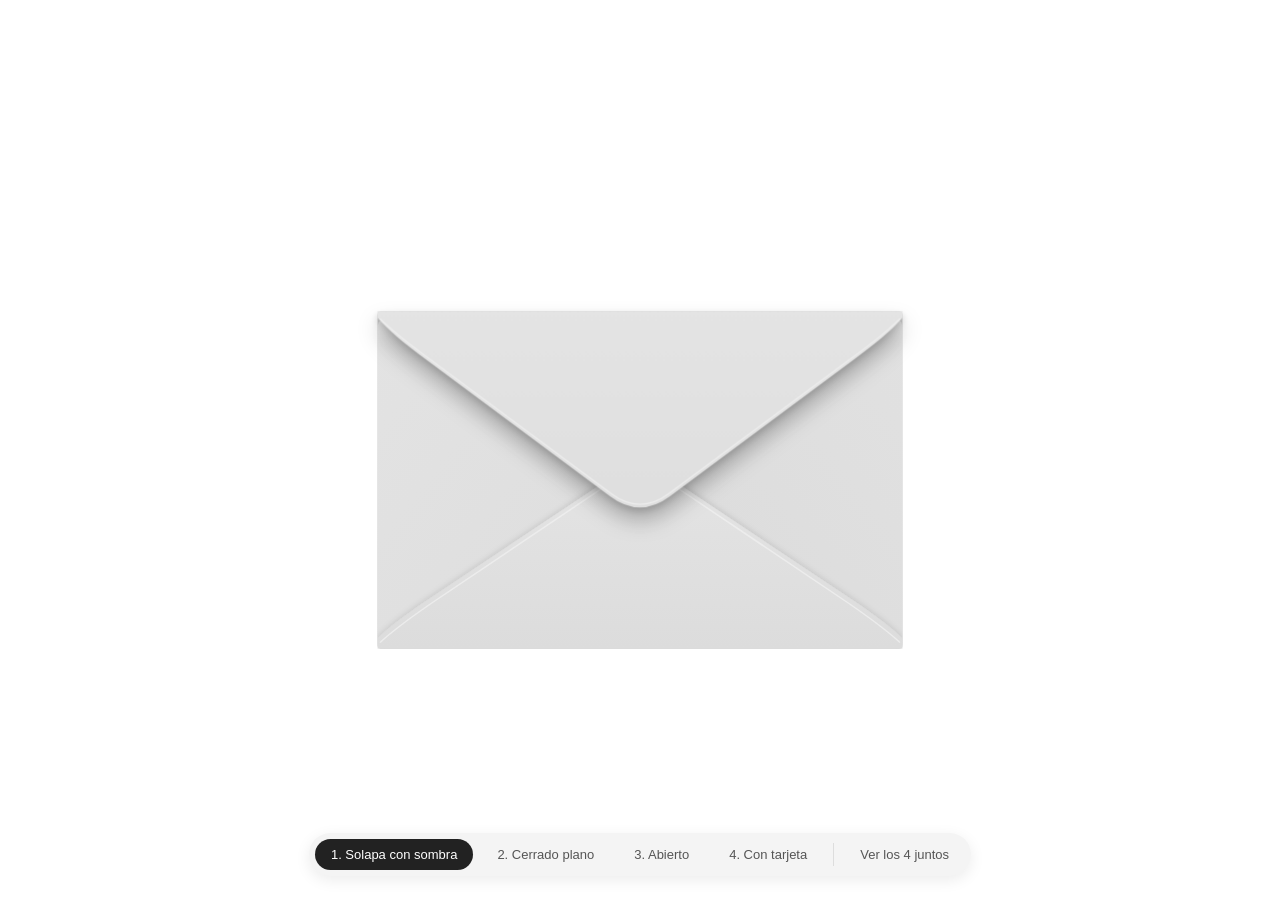
<file: recursos/sobre_invitacion/sobre abierto cerrado.html>
<!DOCTYPE html>
<html lang="es">
<head>
  <meta charset="UTF-8">
  <meta name="viewport" content="width=device-width, initial-scale=1.0">
  <title>Sobre Vectorial - 4 Estados e Interactivo</title>
  <style>
    * {
      box-sizing: border-box;
      margin: 0;
      padding: 0;
      user-select: none;
    }

    body {
      min-height: 100vh;
      background-color: #ffffff;
      font-family: system-ui, -apple-system, sans-serif;
      display: flex;
      flex-direction: column;
      align-items: center;
      justify-content: center;
      padding: 40px 20px 90px;
    }

    /* =========================================================
       CONTENEDOR PRINCIPAL Y CUADRÍCULA DE 4 ESTADOS
       ========================================================= */
    .stage-single {
      display: flex;
      justify-content: center;
      align-items: center;
      min-height: 520px;
      width: 100%;
    }

    .stage-grid {
      display: none;
      grid-template-columns: repeat(2, 420px);
      column-gap: 65px;
      row-gap: 45px;
      justify-content: center;
      align-items: end;
      padding-top: 120px;
    }

    body.view-grid .stage-single {
      display: none;
    }

    body.view-grid .stage-grid {
      display: grid;
    }

    /* =========================================================
       ESTRUCTURA DEL SOBRE (DIMENSIONES Y CAPAS)
       ========================================================= */
    .envelope {
      position: relative;
      width: 420px;
      height: 270px;
      cursor: pointer;
      perspective: 1400px;
    }

    /* Versión más grande cuando se visualiza un solo sobre */
    .stage-single .envelope {
      transform: scale(1.25);
      margin-top: 110px;
    }

    /* 1. Fondo interior del sobre (visible cuando está abierto) */
    .env-back {
      position: absolute;
      inset: 0;
      background: linear-gradient(180deg, #d8d8d8 0%, #cfcfcf 100%);
      border-radius: 3px;
      z-index: 1;
    }

    /* 2. Tarjeta blanca interior */
    .env-card {
      position: absolute;
      left: 30px;
      right: 30px;
      bottom: 12px;
      height: 250px;
      background: #ffffff;
      border-radius: 2px;
      box-shadow: 0 -2px 12px rgba(0, 0, 0, 0.04);
      z-index: 2;
      transform: translateY(0);
      opacity: 0;
      transition: transform 0.75s cubic-bezier(0.25, 1, 0.35, 1), opacity 0.3s ease;
    }

    /* 3. Bolsillo frontal (Solapas laterales curvadas + Solapa inferior redondeada) */
    .env-pocket {
      position: absolute;
      inset: 0;
      width: 100%;
      height: 100%;
      z-index: 3;
      pointer-events: none;
      display: block;
    }

    /* 4. Solapa superior (con giro 3D real) */
    .env-flap-wrapper {
      position: absolute;
      top: 0;
      left: 0;
      width: 100%;
      height: 175px;
      transform-origin: top center;
      transform-style: preserve-3d;
      z-index: 5;
      transition: 
        transform 0.75s cubic-bezier(0.4, 0, 0.2, 1),
        filter 0.45s ease,
        z-index 0s linear 0.37s;
    }

    .env-flap-front,
    .env-flap-inner {
      position: absolute;
      inset: 0;
      width: 100%;
      height: 100%;
      backface-visibility: hidden;
      display: block;
    }

    /* Cara interna de la solapa cuando se abre hacia arriba */
    .env-flap-inner {
      transform: rotateX(180deg);
    }

    /* =========================================================
       LOS 4 ESTADOS EXACTOS DE LA IMAGEN
       ========================================================= */

    /* ESTADO 1 (Arriba Izquierda): Cerrado con solapa entreabierta y sombra pronunciada */
    .envelope.state-lifted .env-flap-wrapper {
      transform: rotateX(0deg);
      filter: 
        drop-shadow(0px 10px 9px rgba(0, 0, 0, 0.23))
        drop-shadow(0px 3px 3px rgba(0, 0, 0, 0.16));
      z-index: 5;
    }

    /* ESTADO 2 (Arriba Derecha): Cerrado plano con sombra sutil */
    .envelope.state-flat .env-flap-wrapper {
      transform: rotateX(0deg);
      filter: 
        drop-shadow(0px 2px 2px rgba(0, 0, 0, 0.20))
        drop-shadow(0px 4px 5px rgba(0, 0, 0, 0.08));
      z-index: 5;
    }

    /* ESTADO 3 (Abajo Izquierda): Sobre abierto vacío */
    .envelope.state-open .env-flap-wrapper {
      transform: rotateX(180deg);
      filter: drop-shadow(0px -1px 2px rgba(0, 0, 0, 0.05));
      z-index: 0;
      transition: 
        transform 0.75s cubic-bezier(0.4, 0, 0.2, 1),
        filter 0.45s ease,
        z-index 0s linear 0.2s;
    }

    /* ESTADO 4 (Abajo Derecha): Sobre abierto con hoja blanca saliendo */
    .envelope.state-card .env-flap-wrapper {
      transform: rotateX(180deg);
      filter: drop-shadow(0px -1px 2px rgba(0, 0, 0, 0.05));
      z-index: 0;
    }

    .envelope.state-card .env-card {
      opacity: 1;
      transform: translateY(-120px);
    }

    /* =========================================================
       BARRA INFERIOR DE CONTROLES PARA PROBAR ESTADOS
       ========================================================= */
    .controls {
      position: fixed;
      bottom: 24px;
      display: flex;
      gap: 8px;
      background: #f4f4f4;
      padding: 6px;
      border-radius: 30px;
      box-shadow: 0 4px 15px rgba(0,0,0,0.08);
      z-index: 50;
    }

    .controls button {
      border: none;
      background: transparent;
      padding: 8px 16px;
      border-radius: 20px;
      font-size: 13px;
      font-weight: 500;
      color: #555;
      cursor: pointer;
      transition: all 0.2s ease;
    }

    .controls button.active {
      background: #222;
      color: #fff;
    }

    .controls .divider {
      width: 1px;
      background: #ddd;
      margin: 4px 2px;
    }

    @media (max-width: 960px) {
      .stage-grid {
        grid-template-columns: 1fr;
      }
      .stage-single .envelope {
        transform: scale(0.95);
      }
    }
  </style>
</head>
<body>

  <!-- DEFINICIONES SVG REUTILIZABLES (CURVAS Y SOMBRAS IDÉNTICAS A LA IMAGEN) -->
  <svg width="0" height="0" style="position:absolute">
    <defs>
      <!-- Degradados de papel gris claro -->
      <linearGradient id="leftFlapGrad" x1="0%" y1="0%" x2="100%" y2="100%">
        <stop offset="0%" stop-color="#e3e3e3"/>
        <stop offset="100%" stop-color="#dddddd"/>
      </linearGradient>

      <linearGradient id="rightFlapGrad" x1="100%" y1="0%" x2="0%" y2="100%">
        <stop offset="0%" stop-color="#e1e1e1"/>
        <stop offset="100%" stop-color="#dbdbdb"/>
      </linearGradient>

      <linearGradient id="bottomFlapGrad" x1="50%" y1="0%" x2="50%" y2="100%">
        <stop offset="0%" stop-color="#e4e4e4"/>
        <stop offset="100%" stop-color="#dcdcdc"/>
      </linearGradient>

      <linearGradient id="topFlapGrad" x1="50%" y1="0%" x2="50%" y2="100%">
        <stop offset="0%" stop-color="#e4e4e4"/>
        <stop offset="100%" stop-color="#dfdfdf"/>
      </linearGradient>

      <!-- Sombra de las solapas laterales sobre el interior -->
      <filter id="sideShadow" x="-10%" y="-10%" width="120%" height="120%">
        <feDropShadow dx="0" dy="-2" stdDeviation="2.5" flood-color="#000000" flood-opacity="0.12"/>
      </filter>

      <!-- Sombra de la solapa inferior sobre las laterales -->
      <filter id="bottomShadow" x="-10%" y="-15%" width="120%" height="130%">
        <feDropShadow dx="0" dy="-2" stdDeviation="2" flood-color="#000000" flood-opacity="0.09"/>
      </filter>

      <!-- Plantilla del bolsillo frontal del sobre -->
      <g id="envelope-pocket-graphic">
        <!-- Solapa lateral izquierda con hombro superior redondeado -->
        <path d="M 0,270 L 0,14 C 0,2 14,3 32,16 L 210,152 L 0,270 Z"
              fill="url(#leftFlapGrad)" filter="url(#sideShadow)"/>

        <!-- Solapa lateral derecha con hombro superior redondeado -->
        <path d="M 420,270 L 420,14 C 420,2 406,3 388,16 L 210,152 L 420,270 Z"
              fill="url(#rightFlapGrad)" filter="url(#sideShadow)"/>

        <!-- Solapa inferior con punta central redondeada y pliegues suaves en las esquinas -->
        <path d="M 0,270 
                 L 0,262 
                 C 10,252 24,242 40,231
                 L 190,131 
                 Q 210,118 230,131 
                 L 380,231 
                 C 396,242 410,252 420,262 
                 L 420,270 Z"
              fill="url(#bottomFlapGrad)" filter="url(#bottomShadow)"/>

        <!-- Líneas sutiles de bisel en la solapa inferior (idénticas a la imagen) -->
        <path d="M 2,265 C 14,254 28,244 44,233 L 191,134 Q 210,122 229,134 L 376,233 C 392,244 406,254 418,265"
              fill="none" stroke="#efefef" stroke-width="1.2" opacity="0.85"/>
      </g>

      <!-- Plantilla de la solapa superior (Cara frontal externa) -->
      <g id="flap-front-graphic">
        <path d="M 0,0 
                 L 420,0 
                 L 420,5 
                 C 412,15 398,26 382,38 
                 L 234,148 
                 Q 210,166 186,148 
                 L 38,38 
                 C 22,26 8,15 0,5 Z"
              fill="url(#topFlapGrad)"/>
        <!-- Borde luminoso sutil del pliegue -->
        <path d="M 2,6 C 12,16 25,26 40,37 L 187,146 Q 210,163 233,146 L 380,37 C 395,26 408,16 418,6"
              fill="none" stroke="#eeeeee" stroke-width="1"/>
      </g>

      <!-- Plantilla de la solapa superior (Cara interna abierta con borde de forro) -->
      <g id="flap-inner-graphic">
        <path d="M 0,0 
                 L 420,0 
                 L 420,12 
                 C 420,2 406,3 388,16 
                 L 234,148 
                 Q 210,166 186,148 
                 L 32,16 
                 C 14,3 0,2 0,12 Z"
              fill="#e2e2e2"/>
        <!-- Forro triangular interno más oscuro -->
        <path d="M 18,4 
                 L 402,4 
                 L 225,134 
                 Q 210,145 195,134 Z"
              fill="#d6d6d6"/>
      </g>
    </defs>
  </svg>

  <!-- 1. VISTA DE SOBRE INTERACTIVO ÚNICO -->
  <div class="stage-single">
    <div class="envelope state-lifted" id="mainEnvelope" title="Haz clic para cambiar de estado">
      <div class="env-back"></div>
      <div class="env-card"></div>
      <svg class="env-pocket" viewBox="0 0 420 270">
        <use href="#envelope-pocket-graphic"/>
      </svg>
      <div class="env-flap-wrapper">
        <svg class="env-flap-front" viewBox="0 0 420 175">
          <use href="#flap-front-graphic"/>
        </svg>
        <svg class="env-flap-inner" viewBox="0 0 420 175">
          <use href="#flap-inner-graphic"/>
        </svg>
      </div>
    </div>
  </div>

  <!-- 2. VISTA EN CUADRÍCULA 2x2 (IDÉNTICA A LA IMAGEN ADJUNTA) -->
  <div class="stage-grid">
    <!-- Arriba Izquierda: Sombra profunda -->
    <div class="envelope state-lifted">
      <div class="env-back"></div>
      <div class="env-card"></div>
      <svg class="env-pocket" viewBox="0 0 420 270"><use href="#envelope-pocket-graphic"/></svg>
      <div class="env-flap-wrapper">
        <svg class="env-flap-front" viewBox="0 0 420 175"><use href="#flap-front-graphic"/></svg>
        <svg class="env-flap-inner" viewBox="0 0 420 175"><use href="#flap-inner-graphic"/></svg>
      </div>
    </div>

    <!-- Arriba Derecha: Cerrado plano -->
    <div class="envelope state-flat">
      <div class="env-back"></div>
      <div class="env-card"></div>
      <svg class="env-pocket" viewBox="0 0 420 270"><use href="#envelope-pocket-graphic"/></svg>
      <div class="env-flap-wrapper">
        <svg class="env-flap-front" viewBox="0 0 420 175"><use href="#flap-front-graphic"/></svg>
        <svg class="env-flap-inner" viewBox="0 0 420 175"><use href="#flap-inner-graphic"/></svg>
      </div>
    </div>

    <!-- Abajo Izquierda: Abierto sin tarjeta -->
    <div class="envelope state-open">
      <div class="env-back"></div>
      <div class="env-card"></div>
      <svg class="env-pocket" viewBox="0 0 420 270"><use href="#envelope-pocket-graphic"/></svg>
      <div class="env-flap-wrapper">
        <svg class="env-flap-front" viewBox="0 0 420 175"><use href="#flap-front-graphic"/></svg>
        <svg class="env-flap-inner" viewBox="0 0 420 175"><use href="#flap-inner-graphic"/></svg>
      </div>
    </div>

    <!-- Abajo Derecha: Abierto con tarjeta blanca -->
    <div class="envelope state-card">
      <div class="env-back"></div>
      <div class="env-card"></div>
      <svg class="env-pocket" viewBox="0 0 420 270"><use href="#envelope-pocket-graphic"/></svg>
      <div class="env-flap-wrapper">
        <svg class="env-flap-front" viewBox="0 0 420 175"><use href="#flap-front-graphic"/></svg>
        <svg class="env-flap-inner" viewBox="0 0 420 175"><use href="#flap-inner-graphic"/></svg>
      </div>
    </div>
  </div>

  <!-- CONTROLES PARA PROBAR CADA ESTADO O VER LOS 4 JUNTOS -->
  <div class="controls">
    <button class="state-btn active" data-state="state-lifted">1. Solapa con sombra</button>
    <button class="state-btn" data-state="state-flat">2. Cerrado plano</button>
    <button class="state-btn" data-state="state-open">3. Abierto</button>
    <button class="state-btn" data-state="state-card">4. Con tarjeta</button>
    <div class="divider"></div>
    <button id="toggleGridBtn">Ver los 4 juntos</button>
  </div>

  <script>
    const mainEnvelope = document.getElementById('mainEnvelope');
    const stateBtns = document.querySelectorAll('.state-btn');
    const toggleGridBtn = document.getElementById('toggleGridBtn');
    const states = ['state-lifted', 'state-flat', 'state-open', 'state-card'];
    let currentIndex = 0;

    function setEnvelopeState(index) {
      document.body.classList.remove('view-grid');
      toggleGridBtn.classList.remove('active');

      currentIndex = index;
      mainEnvelope.className = 'envelope ' + states[currentIndex];

      stateBtns.forEach((btn, i) => {
        btn.classList.toggle('active', i === currentIndex);
      });
    }

    // Al hacer clic en el sobre, avanza suavemente por los 4 estados
    mainEnvelope.addEventListener('click', () => {
      const nextIndex = (currentIndex + 1) % states.length;
      setEnvelopeState(nextIndex);
    });

    // Botones individuales de estado
    stateBtns.forEach((btn, index) => {
      btn.addEventListener('click', () => setEnvelopeState(index));
    });

    // Botón para ver la cuadrícula 2x2 idéntica a la imagen
    toggleGridBtn.addEventListener('click', () => {
      const isGrid = document.body.classList.toggle('view-grid');
      toggleGridBtn.classList.toggle('active', isGrid);
      if (isGrid) {
        stateBtns.forEach(btn => btn.classList.remove('active'));
      } else {
        setEnvelopeState(currentIndex);
      }
    });
  </script>

</body>
</html>
</file>
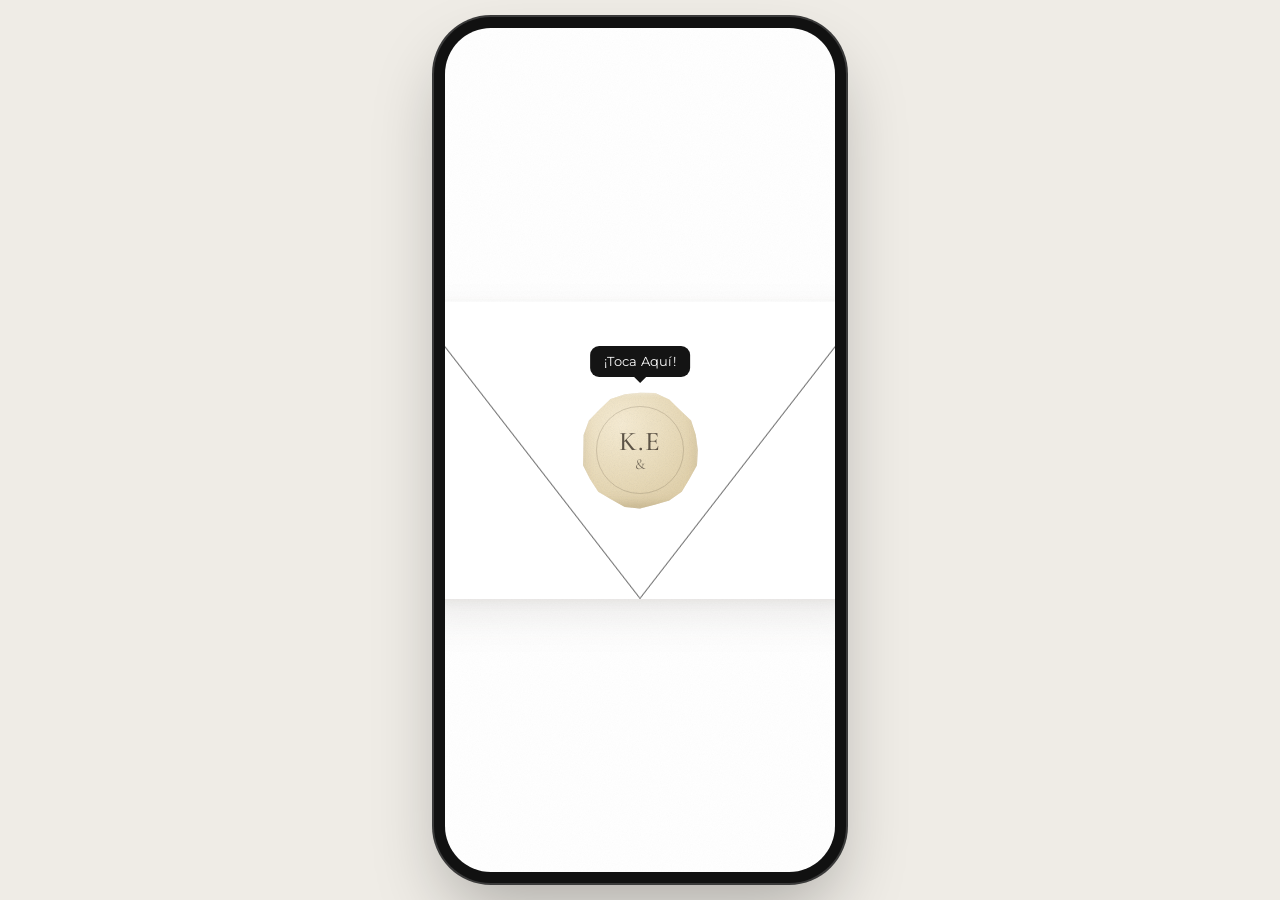
<file: recursos/sobre_invitacion/sobre-premium.html>
<!DOCTYPE html>
<html lang="es">
<head>
  <meta charset="UTF-8">
  <meta name="viewport" content="width=device-width, initial-scale=1, viewport-fit=cover">
  <meta name="theme-color" content="#ffffff">
  <title>Kelsey &amp; Enoc — Te invitamos a nuestra boda</title>

  <!-- Tipografías: script fina (Great Vibes) + serif elegante (Cormorant) + sans ligera (Montserrat) -->
  <link rel="preconnect" href="https://fonts.googleapis.com">
  <link rel="preconnect" href="https://fonts.gstatic.com" crossorigin>
  <link href="https://fonts.googleapis.com/css2?family=Great+Vibes&family=Cormorant+Garamond:wght@300;400;500&family=Montserrat:wght@200;300;400&display=swap" rel="stylesheet">

  <style>
    /* =====================================================================
       1. TOKENS DE DISEÑO
       ===================================================================== */
    :root {
      /* Paleta: blancos, ivory/beige, grises suaves */
      --white:      #ffffff;
      --ink:        #2c2c2c;   /* texto principal */
      --muted:      #857f74;   /* texto secundario */
      --line:       #4a4a4a;   /* líneas de la solapa */
      --gold:       #b9a37a;   /* acento del "&" */

      /* Cera del sello */
      --wax-hi:     #f7ecd2;
      --wax:        #e8d9b5;
      --wax-lo:     #d9c69a;
      --wax-ink:    #5c5346;

      /* Curva de easing pedida: suave y elegante */
      --ease:       cubic-bezier(0.4, 0, 0.2, 1);

      /* Textura de papel (ruido fractal muy sutil) y textura de cera */
      --noise-paper: url("data:image/svg+xml,%3Csvg%20xmlns='http://www.w3.org/2000/svg'%20width='160'%20height='160'%3E%3Cfilter%20id='p'%3E%3CfeTurbulence%20type='fractalNoise'%20baseFrequency='0.9'%20numOctaves='2'%20stitchTiles='stitch'/%3E%3CfeColorMatrix%20type='saturate'%20values='0'/%3E%3C/filter%3E%3Crect%20width='160'%20height='160'%20filter='url(%23p)'%20opacity='0.05'/%3E%3C/svg%3E");
      --noise-wax:   url("data:image/svg+xml,%3Csvg%20xmlns='http://www.w3.org/2000/svg'%20width='120'%20height='120'%3E%3Cfilter%20id='w'%3E%3CfeTurbulence%20type='fractalNoise'%20baseFrequency='0.65'%20numOctaves='3'%20stitchTiles='stitch'/%3E%3CfeColorMatrix%20type='saturate'%20values='0'/%3E%3C/filter%3E%3Crect%20width='120'%20height='120'%20filter='url(%23w)'%20opacity='0.16'/%3E%3C/svg%3E");
    }

    /* =====================================================================
       2. RESET
       ===================================================================== */
    *, *::before, *::after { margin: 0; padding: 0; box-sizing: border-box; }

    html, body { height: 100%; }

    body {
      font-family: 'Montserrat', -apple-system, BlinkMacSystemFont, 'Segoe UI', sans-serif;
      color: var(--ink);
      background: #efece6;
      overflow: hidden;                       /* sin scroll: todo ocurre en una pantalla */
      -webkit-font-smoothing: antialiased;
      -webkit-tap-highlight-color: transparent;
    }

    /* =====================================================================
       3. "DEVICE": en el teléfono ocupa toda la pantalla.
          En desktop se muestra como un iPhone centrado (solo previsualización).
       ===================================================================== */
    .device {
      position: relative;
      width: 100%;
      height: 100vh;                          /* fallback */
      height: 100dvh;                         /* alto real en móvil (barra del navegador) */
      overflow: hidden;
      background-color: var(--white);
      background-image: var(--noise-paper);   /* papel ligeramente texturizado */
    }

    @media (min-width: 640px) {
      body { display: grid; place-items: center; }
      .device {
        width: 390px;
        height: 844px;
        border-radius: 46px;
        box-shadow:
          0 0 0 11px #111,
          0 0 0 13px #3a3a3a,
          0 34px 70px rgba(0, 0, 0, .28);
      }
    }

    /* =====================================================================
       4. SOBRE
       Sólo hay DOS solapas (mitad izquierda y mitad derecha). Ambas son
       blancas, así que su unión es invisible: lo único que se ve son las
       dos líneas diagonales finas que dibuja cada mitad. Juntas forman la
       "V" clásica del sobre, con el vértice en el centro exacto.
       ===================================================================== */
    .envelope {
      position: absolute;
      left: 50%;
      top: 50%;
      transform: translate(-50%, -50%);
      width: min(88vw, 460px);
      aspect-ratio: 1.55 / 1;                 /* proporción de sobre de carta */
      perspective: 1500px;                    /* profundidad para el giro 3D */
      z-index: 5;
    }

    /* Sombra suave del papel (una sola sombra para todo el sobre, así no
       aparece una costura en el medio). Se desvanece al abrir. */
    .envelope__paper {
      position: absolute;
      inset: 0;
      border-radius: 5px;
      box-shadow:
        0 18px 40px rgba(80, 70, 55, .10),
        0 4px 12px rgba(80, 70, 55, .06);
      transition: opacity .8s ease .1s;
    }

    .flap {
      position: absolute;
      top: 0;
      width: 50%;
      height: 100%;
      background: var(--white);
      transition: transform 1s var(--ease), opacity .9s ease;
      will-change: transform, opacity;
    }
    .flap--left  { left: 0;  transform-origin: left center;  }
    .flap--right { right: 0; transform-origin: right center; }

    /* La línea diagonal vive DENTRO de cada solapa, así se mueve con ella. */
    .flap__seam {
      position: absolute;
      inset: 0;
      width: 100%;
      height: 100%;
    }
    .flap__seam line {
      stroke: var(--line);
      stroke-width: 1;
    }

    /* --- Estado abierto: cada mitad gira hacia afuera y se desvanece --- */
    .is-opening .flap--left  { transform: translateX(-18%) rotateY(-38deg); opacity: 0; }
    .is-opening .flap--right { transform: translateX(18%)  rotateY(38deg);  opacity: 0; }
    .is-opening .envelope__paper { opacity: 0; }

    /* =====================================================================
       5. SELLO DE LACRE
       ===================================================================== */
    .seal-wrap {
      position: absolute;
      left: 50%;
      top: 50%;
      transform: translate(-50%, -50%);
      z-index: 20;                            /* por encima del sobre y de la invitación */
      transition: opacity .9s ease 1.7s, transform .9s ease 1.7s, visibility 0s linear 2.6s;
    }
    /* El sello se queda un momento superpuesto sobre la invitación y luego se va */
    .is-opening .seal-wrap {
      opacity: 0;
      transform: translate(-50%, -50%) scale(.82);
      visibility: hidden;
      pointer-events: none;
    }

    .seal {
      position: relative;
      display: flex;
      flex-direction: column;
      align-items: center;
      justify-content: center;
      width: clamp(88px, 26vw, 118px);
      aspect-ratio: 1;
      padding: 0;
      border: 0;
      cursor: pointer;
      color: var(--wax-ink);

      /* Cera: degradado radial + ruido fractal = textura realista */
      background-image: var(--noise-wax),
        radial-gradient(circle at 34% 28%, var(--wax-hi) 0%, var(--wax) 52%, var(--wax-lo) 100%);
      background-size: 70px 70px, auto;

      /* Borde irregular: 24 puntos levemente desviados del círculo,
         como cera prensada a mano */
      -webkit-clip-path: polygon(99% 50%, 98.3% 62.9%, 92% 74.3%, 85.4% 85.4%, 74.8% 92.9%, 62.4% 96.4%, 50% 99.5%, 37.1% 98.3%, 25.7% 92%, 14.6% 85.4%, 7.6% 74.5%, 1.7% 62.9%, 2% 50%, 2.2% 37.2%, 6.7% 25%, 15.7% 15.7%, 25% 6.7%, 37.3% 2.7%, 50% 1.5%, 62.9% 1.7%, 74.8% 7.1%, 83.9% 16.1%, 93.3% 25%, 97.3% 37.3%);
              clip-path: polygon(99% 50%, 98.3% 62.9%, 92% 74.3%, 85.4% 85.4%, 74.8% 92.9%, 62.4% 96.4%, 50% 99.5%, 37.1% 98.3%, 25.7% 92%, 14.6% 85.4%, 7.6% 74.5%, 1.7% 62.9%, 2% 50%, 2.2% 37.2%, 6.7% 25%, 15.7% 15.7%, 25% 6.7%, 37.3% 2.7%, 50% 1.5%, 62.9% 1.7%, 74.8% 7.1%, 83.9% 16.1%, 93.3% 25%, 97.3% 37.3%);

      /* Relieve: brillo arriba-izquierda, sombra abajo, y caída sobre el papel */
      box-shadow:
        inset 0 2px 5px rgba(255, 255, 255, .60),
        inset 0 -5px 12px rgba(140, 120, 80, .35),
        0 6px 16px rgba(120, 100, 60, .25);

      transition: transform .25s ease;
    }
    .seal:active { transform: scale(.96); }
    .seal:focus-visible { outline: 2px solid var(--gold); outline-offset: 4px; }

    /* Anillo del cuño, prensado dentro de la cera */
    .seal__ring {
      position: absolute;
      inset: 13%;
      border-radius: 50%;
      border: 1px solid rgba(90, 80, 60, .22);
    }

    .seal__initials {
      font-family: 'Cormorant Garamond', Georgia, 'Times New Roman', serif;
      font-weight: 500;
      font-size: clamp(19px, 6.2vw, 27px);
      letter-spacing: .06em;
      line-height: 1;
    }
    .seal__amp {
      font-family: 'Cormorant Garamond', Georgia, 'Times New Roman', serif;
      font-size: clamp(11px, 3.4vw, 15px);
      line-height: 1;
      margin-top: .12em;
      opacity: .8;
    }

    /* =====================================================================
       6. TOOLTIP "¡Toca Aquí!"
       ===================================================================== */
    .tooltip {
      position: absolute;
      bottom: calc(100% + 14px);
      left: 50%;
      transform: translate(-50%, 0);
      padding: 8px 14px;
      border-radius: 9px;
      background: #141414;
      color: #fff;
      font-size: 12.5px;
      font-weight: 400;
      letter-spacing: .02em;
      white-space: nowrap;
      pointer-events: none;
      animation: tooltipFloat 2.4s ease-in-out infinite;
    }
    /* Flecha hacia abajo, apuntando al sello */
    .tooltip::after {
      content: '';
      position: absolute;
      top: 100%;
      left: 50%;
      transform: translateX(-50%);
      border: 6px solid transparent;
      border-top-color: #141414;
    }
    @keyframes tooltipFloat {
      0%, 100% { transform: translate(-50%, 0); }
      50%      { transform: translate(-50%, -5px); }
    }
    /* Al hacer click desaparece al instante */
    .is-opening .tooltip {
      opacity: 0;
      animation: none;
      transition: opacity .1s linear;
    }

    /* =====================================================================
       7. CONTENIDO DE LA INVITACIÓN
       Aparece 0.5s después de que el sello quede solo (las solapas tardan 1s).
       ===================================================================== */
    .invitation {
      position: absolute;
      inset: 0;
      z-index: 10;                            /* debajo del sello (20) para que éste la solape */
      display: flex;
      flex-direction: column;
      background: var(--white);
      opacity: 0;
      visibility: hidden;
      pointer-events: none;
      overflow-y: auto;
      transition: opacity .9s ease 1.5s,
                  transform .9s ease 1.5s,
                  visibility 0s linear 1.5s;
      transform: scale(.98);
    }
    .is-opening .invitation {
      opacity: 1;
      visibility: visible;
      transform: scale(1);
      pointer-events: auto;
    }

    /* --- Encabezado blanco y limpio --- */
    .invitation__header {
      padding: calc(env(safe-area-inset-top, 0px) + 40px) 26px 30px;
      text-align: center;
      background: var(--white);
    }

    .invitation__names {
      font-family: 'Great Vibes', 'Cormorant Garamond', cursive;
      font-weight: 400;
      font-size: clamp(40px, 12.5vw, 56px);
      line-height: 1.08;
      color: var(--ink);
    }
    .invitation__names .amp { color: var(--gold); }

    .invitation__subtitle {
      margin-top: 12px;
      font-family: 'Montserrat', sans-serif;
      font-weight: 300;
      font-size: 11.5px;
      letter-spacing: .28em;
      text-transform: uppercase;
      color: var(--muted);
    }

    /* --- Fotografía de la pareja (placeholder degradado debajo) --- */
    .invitation__photo {
      flex: 1;
      min-height: 0;
      background-image:
        linear-gradient(180deg, rgba(255, 255, 255, .75) 0%, rgba(255, 255, 255, 0) 26%),
        url('https://images.unsplash.com/photo-1519741497674-611481863552?w=900&q=80'),
        linear-gradient(160deg, #f3ebe0 0%, #e2d7c6 100%);
      background-size: auto, cover, auto;
      background-position: center, center, center;
      background-repeat: no-repeat, no-repeat, no-repeat;
      padding-bottom: env(safe-area-inset-bottom, 0px);
    }

    /* =====================================================================
       8. ACCESIBILIDAD: menos movimiento
       ===================================================================== */
    @media (prefers-reduced-motion: reduce) {
      .tooltip { animation: none; }

      .flap,
      .envelope__paper,
      .seal-wrap,
      .invitation {
        transition-duration: .01s !important;
        transition-delay: 0s !important;
      }
      /* Saltamos directo al estado final de la apertura */
      .is-opening .invitation { opacity: 1; visibility: visible; transform: none; pointer-events: auto; }
      .is-opening .seal-wrap  { opacity: 0; visibility: hidden; }
      .is-opening .flap--left  { transform: translateX(-18%) rotateY(-38deg); opacity: 0; }
      .is-opening .flap--right { transform: translateX(18%)  rotateY(38deg);  opacity: 0; }
    }
  </style>
</head>
<body>

  <div class="device">

    <!-- ============ SOBRE: dos solapas que forman la "V" clásica ============ -->
    <div class="envelope" id="envelope" aria-hidden="true">
      <span class="envelope__paper"></span>

      <!-- Mitad izquierda: línea de la esquina superior-izquierda al centro -->
      <div class="flap flap--left">
        <svg class="flap__seam" viewBox="0 0 100 100" preserveAspectRatio="none">
          <line x1="0" y1="0" x2="100" y2="100" vector-effect="non-scaling-stroke"/>
        </svg>
      </div>

      <!-- Mitad derecha: línea de la esquina superior-derecha al centro -->
      <div class="flap flap--right">
        <svg class="flap__seam" viewBox="0 0 100 100" preserveAspectRatio="none">
          <line x1="100" y1="0" x2="0" y2="100" vector-effect="non-scaling-stroke"/>
        </svg>
      </div>
    </div>

    <!-- ============ SELLO DE LACRE + TOOLTIP ============ -->
    <div class="seal-wrap" id="sealWrap">
      <button class="seal" id="seal" type="button" aria-label="Abrir la invitación de Kelsey y Enoc">
        <span class="seal__ring" aria-hidden="true"></span>
        <span class="seal__initials">K.E</span>
        <span class="seal__amp">&amp;</span>
      </button>

      <span class="tooltip" aria-hidden="true">¡Toca Aquí!</span>
    </div>

    <!-- ============ INVITACIÓN ============ -->
    <section class="invitation" id="invitation" aria-label="Invitación de boda de Kelsey y Enoc">
      <header class="invitation__header">
        <h1 class="invitation__names">Kelsey <span class="amp">&amp;</span> Enoc</h1>
        <p class="invitation__subtitle">Te invitamos a nuestra boda</p>
      </header>

      <div class="invitation__photo" role="img" aria-label="Fotografía de la pareja"></div>
    </section>

  </div>

  <script>
    /* ---------------------------------------------------------------------
       JavaScript mínimo: un solo listener.
       Todo el encadenado de la animación (tooltip → solapas → sello solo →
       invitación → sello superpuesto que se va) vive en CSS con
       transition-delay, así que aquí no hay ningún setTimeout.
       --------------------------------------------------------------------- */
    (function () {
      var seal = document.getElementById('seal');
      if (!seal) return;

      seal.addEventListener('click', function () {
        document.body.classList.add('is-opening');
      }, { once: true });   // { once: true } evita re-disparos si tocara de nuevo
    })();
  </script>

</body>
</html>
</file>
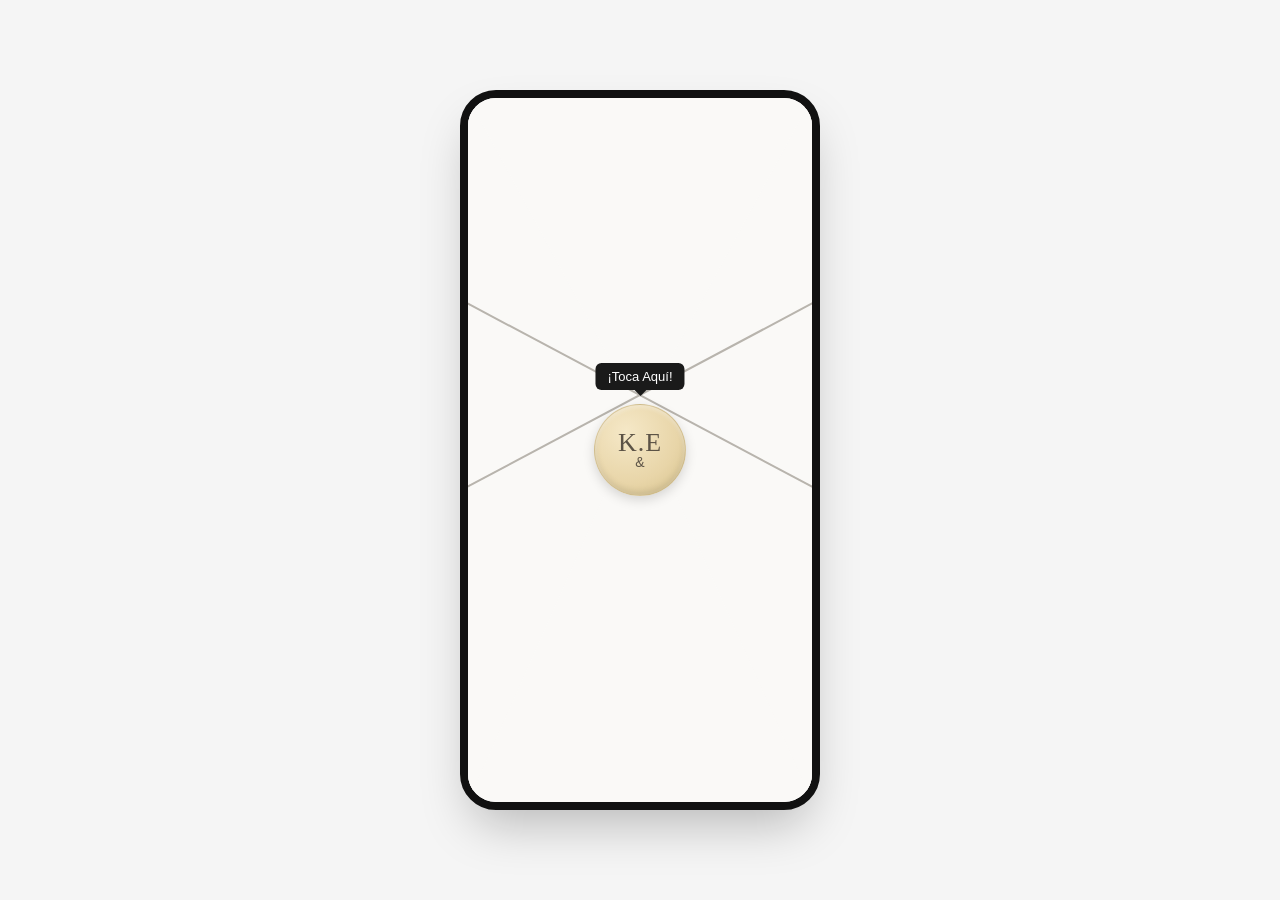
<file: recursos/sobre_invitacion/sobre.html>
<!DOCTYPE html>
<html lang="es">
<head>
  <meta charset="UTF-8">
  <meta name="viewport" content="width=device-width, initial-scale=1.0, maximum-scale=1.0">
  <title>Invitación - Sobre Animado</title>
  <style>
    * {
      margin: 0;
      padding: 0;
      box-sizing: border-box;
    }

    body {
      background: #f5f5f5;
      display: flex;
      justify-content: center;
      align-items: center;
      min-height: 100vh;
      font-family: -apple-system, BlinkMacSystemFont, 'Segoe UI', Roboto, sans-serif;
    }

    /* Contenedor del teléfono (simula la pantalla) */
    .phone {
      width: 360px;
      height: 720px;
      background: #fff;
      border-radius: 36px;
      box-shadow: 0 25px 50px -12px rgba(0,0,0,0.25);
      overflow: hidden;
      position: relative;
      border: 8px solid #111;
    }

    /* ========== SOBRE ========== */
    .envelope {
      position: absolute;
      inset: 0;
      background: #faf9f7;
      display: flex;
      justify-content: center;
      align-items: center;
      transition: opacity 0.6s ease;
      z-index: 10;
    }

    .envelope.opened {
      opacity: 0;
      pointer-events: none;
    }

    /* Líneas del sobre (solapas) */
    .flap {
      position: absolute;
      width: 100%;
      height: 100%;
      background: #faf9f7;
      transition: transform 1s cubic-bezier(0.4, 0, 0.2, 1), opacity 0.8s ease;
      transform-origin: center;
    }

    /* Solapa superior izquierda */
    .flap-top-left {
      clip-path: polygon(0 0, 50% 45%, 0 100%);
      border-right: 1.5px solid #c9c5be;
    }

    /* Solapa superior derecha */
    .flap-top-right {
      clip-path: polygon(100% 0, 50% 45%, 100% 100%);
      border-left: 1.5px solid #c9c5be;
    }

    /* Línea diagonal principal (efecto visual del sobre) */
    .envelope-lines {
      position: absolute;
      width: 100%;
      height: 100%;
      pointer-events: none;
    }

    .envelope-lines::before,
    .envelope-lines::after {
      content: '';
      position: absolute;
      background: #b8b4ad;
      height: 1.5px;
      width: 140%;
      top: 42%;
      left: -20%;
      transform-origin: center;
    }

    .envelope-lines::before {
      transform: rotate(28deg);
    }

    .envelope-lines::after {
      transform: rotate(-28deg);
    }

    /* ========== SELLO ========== */
    .seal {
      position: relative;
      width: 92px;
      height: 92px;
      background: radial-gradient(circle at 35% 30%, #f5e8c7, #e8d5a8 60%, #d4c08a);
      border-radius: 50%;
      box-shadow: 
        0 4px 12px rgba(0,0,0,0.15),
        inset 0 2px 4px rgba(255,255,255,0.4),
        inset 0 -3px 6px rgba(0,0,0,0.1);
      display: flex;
      flex-direction: column;
      justify-content: center;
      align-items: center;
      cursor: pointer;
      z-index: 20;
      transition: transform 0.3s ease;
      border: 1px solid rgba(180,160,110,0.4);
    }

    .seal:hover {
      transform: scale(1.05);
    }

    .seal:active {
      transform: scale(0.96);
    }

    .seal-text {
      font-family: 'Georgia', 'Times New Roman', serif;
      font-size: 26px;
      font-weight: 500;
      color: #5c5346;
      letter-spacing: 1px;
      line-height: 1;
    }

    .seal-amp {
      font-size: 14px;
      margin-top: -2px;
      color: #5c5346;
    }

    /* Tooltip */
    .tooltip {
      position: absolute;
      top: -42px;
      left: 50%;
      transform: translateX(-50%);
      background: #1a1a1a;
      color: white;
      font-size: 13px;
      font-weight: 500;
      padding: 6px 12px;
      border-radius: 6px;
      white-space: nowrap;
      pointer-events: none;
      opacity: 1;
      transition: opacity 0.25s ease;
    }

    .tooltip::after {
      content: '';
      position: absolute;
      top: 100%;
      left: 50%;
      transform: translateX(-50%);
      border: 6px solid transparent;
      border-top-color: #1a1a1a;
    }

    .envelope.opened .tooltip {
      opacity: 0;
    }

    /* Animación de apertura de solapas */
    .envelope.opened .flap-top-left {
      transform: translateX(-60%) rotate(-18deg);
      opacity: 0;
    }

    .envelope.opened .flap-top-right {
      transform: translateX(60%) rotate(18deg);
      opacity: 0;
    }

    .envelope.opened .envelope-lines {
      opacity: 0;
      transition: opacity 0.5s ease;
    }

    /* ========== CONTENIDO DE LA INVITACIÓN ========== */
    .invitation {
      position: absolute;
      inset: 0;
      background: #fff;
      display: flex;
      flex-direction: column;
      opacity: 0;
      transform: scale(0.97);
      transition: opacity 0.8s ease 0.6s, transform 0.8s ease 0.6s;
      z-index: 5;
    }

    .invitation.show {
      opacity: 1;
      transform: scale(1);
    }

    .invitation-header {
      padding: 28px 20px 16px;
      text-align: center;
      background: #fff;
      border-bottom: 1px solid #eee;
    }

    .names {
      font-family: 'Georgia', 'Times New Roman', serif;
      font-size: 28px;
      font-style: italic;
      color: #2c2c2c;
      letter-spacing: 0.5px;
    }

    .subtitle {
      font-size: 14px;
      color: #666;
      margin-top: 4px;
      font-weight: 400;
    }

    .photo {
      flex: 1;
      background: linear-gradient(rgba(0,0,0,0.05), rgba(0,0,0,0.15)),
                  url('https://images.unsplash.com/photo-1519741497674-611481863552?w=800&q=80') center/cover no-repeat;
      position: relative;
    }

    /* Sello que queda un momento después de abrir */
    .seal-floating {
      position: absolute;
      top: 48%;
      left: 50%;
      transform: translate(-50%, -50%) scale(0.9);
      width: 78px;
      height: 78px;
      background: radial-gradient(circle at 35% 30%, #f5e8c7, #e8d5a8 60%, #d4c08a);
      border-radius: 50%;
      box-shadow: 0 4px 15px rgba(0,0,0,0.18);
      display: flex;
      flex-direction: column;
      justify-content: center;
      align-items: center;
      opacity: 0;
      transition: opacity 0.5s ease 0.3s, transform 0.5s ease 0.3s;
      z-index: 15;
      pointer-events: none;
    }

    .seal-floating.show {
      opacity: 1;
      transform: translate(-50%, -50%) scale(1);
    }

    .seal-floating.hide {
      opacity: 0;
      transform: translate(-50%, -50%) scale(0.8);
      transition: opacity 0.6s ease, transform 0.6s ease;
    }
  </style>
</head>
<body>

  <div class="phone">
    <!-- Sobre -->
    <div class="envelope" id="envelope">
      <div class="flap flap-top-left"></div>
      <div class="flap flap-top-right"></div>
      <div class="envelope-lines"></div>

      <div class="seal" id="seal">
        <div class="tooltip">¡Toca Aquí!</div>
        <div class="seal-text">K.E</div>
        <div class="seal-amp">&</div>
      </div>
    </div>

    <!-- Sello flotante (queda un momento) -->
    <div class="seal-floating" id="sealFloating">
      <div class="seal-text" style="font-size:22px">K.E</div>
      <div class="seal-amp">&</div>
    </div>

    <!-- Contenido de la invitación -->
    <div class="invitation" id="invitation">
      <div class="invitation-header">
        <div class="names">Kelsey & Enoc</div>
        <div class="subtitle">Te invitamos a nuestra boda</div>
      </div>
      <div class="photo"></div>
    </div>
  </div>

  <script>
    const seal = document.getElementById('seal');
    const envelope = document.getElementById('envelope');
    const invitation = document.getElementById('invitation');
    const sealFloating = document.getElementById('sealFloating');

    seal.addEventListener('click', () => {
      // Abrir sobre
      envelope.classList.add('opened');

      // Mostrar sello flotante
      setTimeout(() => {
        sealFloating.classList.add('show');
      }, 400);

      // Mostrar invitación
      setTimeout(() => {
        invitation.classList.add('show');
      }, 700);

      // Ocultar sello flotante
      setTimeout(() => {
        sealFloating.classList.add('hide');
      }, 1800);
    });
  </script>

</body>
</html>
</file>
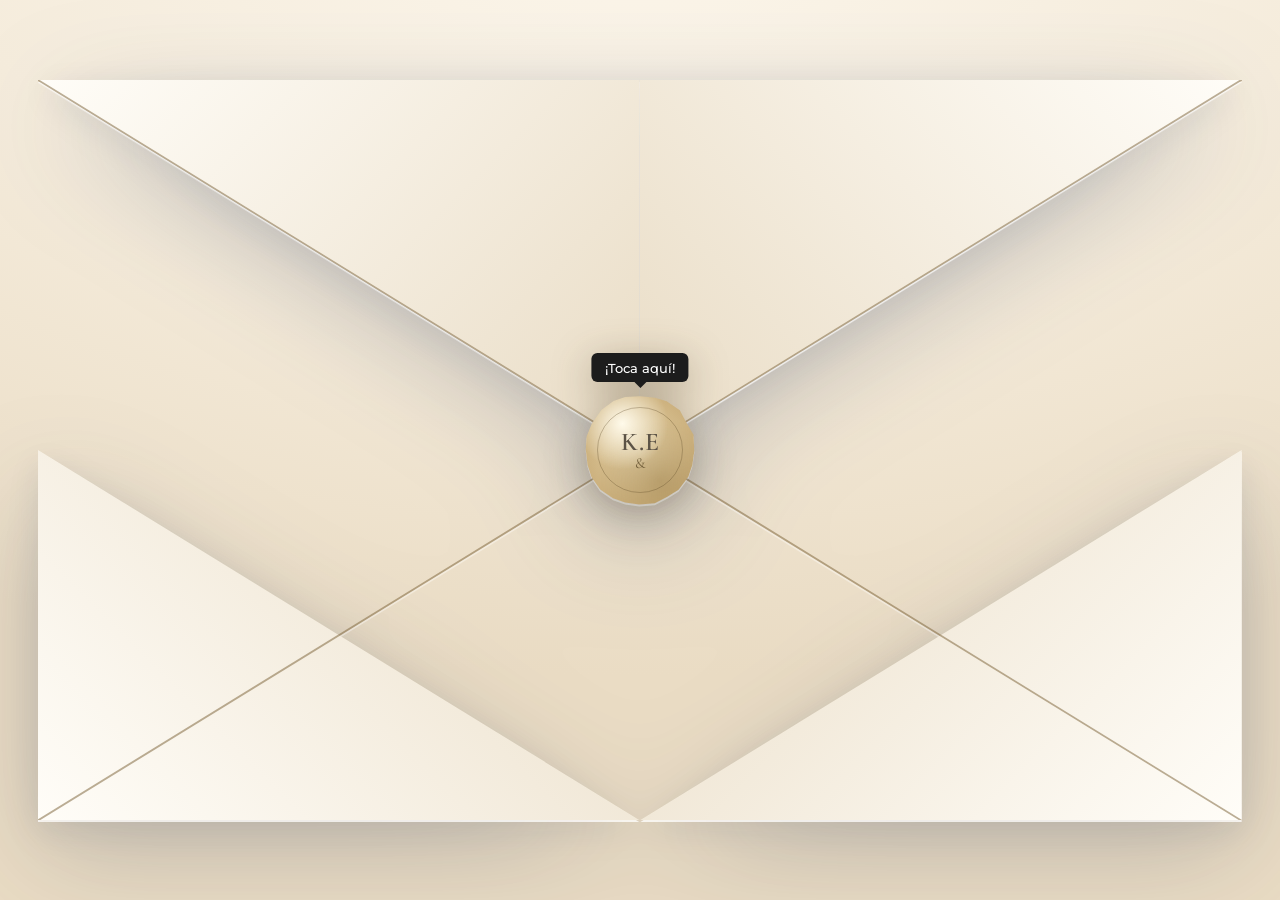
<file: recursos/sobre_invitacion/sobreV3.html>
<!DOCTYPE html>
<html lang="es">
<head>
<meta charset="UTF-8">
<meta name="viewport" content="width=device-width, initial-scale=1">
<title>Kelsey &amp; Enoc — Invitación</title>
<link rel="preconnect" href="https://fonts.googleapis.com">
<link rel="preconnect" href="https://fonts.gstatic.com" crossorigin>
<link href="https://fonts.googleapis.com/css2?family=Great+Vibes&family=Cormorant+Garamond:ital,wght@0,400;0,600;1,400&family=Montserrat:wght@300;400;500;600&display=swap" rel="stylesheet">
<style>
  *, *::before, *::after { margin: 0; padding: 0; box-sizing: border-box; }

  :root {
    --paper:      #fffdf8;
    --paper-2:    #f4ead6;
    --paper-3:    #e9dcc5;
    --gold:       #A67C38;
    --gold-soft:  #D6C3A3;
    --wine:       #1E2E4F;
    --ink:        #1B2333;
    --muted:      #5B6981;
    --seam:       rgba(120, 94, 50, .5);
    --ease:       cubic-bezier(.33, .1, .25, 1);
    /* Sobre GIGANTE y HORIZONTAL: ancho máx. pero siempre 13/8 (apaisado) */
    --env-w:      min(94vw, 150vh, 1500px);
  }

  html, body { height: 100%; }

  body {
    overflow: hidden;
    font-family: 'Montserrat', system-ui, sans-serif;
    color: var(--ink);
    background: #efe6d6;
    -webkit-font-smoothing: antialiased;
  }

  /* ===================== ESCENARIO ===================== */
  .stage {
    position: fixed;
    inset: 0;
    display: grid;
    place-items: center;
    background: radial-gradient(115% 85% at 50% -10%, #fdf7ec 0%, #f5ecdc 48%, #eadcc4 100%);
  }

  /* ===================== INVITACIÓN (detrás) ===================== */
  .invite {
    position: absolute;
    inset: 0;
    z-index: 1;
    display: flex;
    flex-direction: column;
    align-items: center;
    justify-content: center;
    gap: clamp(1.1rem, 3vh, 2.2rem);
    padding: clamp(1.5rem, 5vw, 3rem);
    text-align: center;
    opacity: 0;
    transform: scale(1.06);
    transition: opacity 1s ease .3s, transform 1.8s var(--ease) .3s;
  }

  .invite__eyebrow {
    font-size: clamp(.6rem, 1.35vw, .78rem);
    font-weight: 500;
    letter-spacing: .42em;
    text-indent: .42em;
    text-transform: uppercase;
    color: var(--gold);
    margin-bottom: clamp(.5rem, 1.4vh, 1rem);
  }

  .invite__names {
    font-family: 'Great Vibes', cursive;
    font-weight: 400;
    font-size: clamp(2.7rem, 8.5vw, 6.4rem);
    line-height: 1.02;
    color: var(--wine);
  }
  .invite__names .amp { color: var(--gold); }

  .invite__date {
    margin-top: clamp(.6rem, 1.8vh, 1.2rem);
    font-family: 'Cormorant Garamond', serif;
    font-size: clamp(.92rem, 2vw, 1.3rem);
    letter-spacing: .24em;
    text-indent: .24em;
    text-transform: uppercase;
    color: var(--muted);
  }

  .invite__photo {
    width: clamp(185px, 28vw, 315px);
    aspect-ratio: 4 / 5;
    border: clamp(6px, 1vw, 11px) solid #fffdf8;
    /* Si la foto remota no carga, queda el degradado de abajo */
    background-image:
      url("https://images.unsplash.com/photo-1519741497674-611481863552?auto=format&fit=crop&w=900&q=70"),
      linear-gradient(150deg, #e8dcc6 0%, #cbb894 60%, #a98f63 100%);
    background-size: cover;
    background-position: center;
    box-shadow: 0 0 0 1px rgba(166,124,56,.4), 0 24px 48px rgba(30,46,79,.22);
  }

  /* ===================== SOBRE ===================== */
  .env {
    position: relative;
    z-index: 2;
    width: var(--env-w);
    aspect-ratio: 13 / 8;
    filter:
      drop-shadow(0 2px 0 rgba(255,255,255,.75))
      drop-shadow(0 30px 55px rgba(30,46,79,.20))
      drop-shadow(0 8px 16px rgba(30,46,79,.10));
  }

  /* Las 4 solapas = las 4 caras del dorso del sobre. Juntas forman
     el rectángulo completo; sus hipotenusas dibujan la X central. */
  .flap {
    position: absolute;
    width: 50%;
    height: 50%;
    transition: transform 1.05s var(--ease), opacity .85s ease .1s;
    will-change: transform, opacity;
  }

  .flap--tl {
    top: 0; left: 0;
    clip-path: polygon(0 0, 100% 0, 100% 100%);
    background: linear-gradient(135deg, #fffdf8, var(--paper-3));
  }
  .flap--tr {
    top: 0; right: 0;
    clip-path: polygon(0 0, 100% 0, 0 100%);
    background: linear-gradient(225deg, #fffdf8, var(--paper-3));
  }
  .flap--bl {
    bottom: 0; left: 0;
    clip-path: polygon(0 0, 100% 100%, 0 100%);
    background: linear-gradient(45deg, #fffdf8, var(--paper-3));
  }
  .flap--br {
    bottom: 0; right: 0;
    clip-path: polygon(100% 0, 100% 100%, 0 100%);
    background: linear-gradient(315deg, #fffdf8, var(--paper-3));
  }

  /* Las costuras, en SVG para que el ángulo sea EXACTO.
     (con rotate(45deg) en un sobre 13/8 los trazos no caían
     sobre las diagonales reales del rectángulo) */
  .env__seam {
    position: absolute;
    inset: 0;
    z-index: 3;
    pointer-events: none;
    transition: opacity .35s ease;
  }
  .env__seam svg { display: block; width: 100%; height: 100%; }
  .env__seam line {
    /* El grosor va SIEMPRE junto a vector-effect="non-scaling-stroke"
       (atributo en el SVG + esta propiedad). Sin eso, 1.8 se interpreta
       en unidades del viewBox y se escala ×12: barras de ~22px. */
    stroke: var(--seam);
    stroke-width: 1.8;
    stroke-linecap: round;
    vector-effect: non-scaling-stroke;
  }

  /* ===================== SELLO ===================== */
  .seal-wrap {
    position: absolute;
    top: 50%;
    left: 50%;
    z-index: 5;
    width: clamp(84px, 8.6vw, 132px);
    aspect-ratio: 1;
    transform: translate(-50%, -50%);
    /* el drop-shadow va acá porque el clip-path del sello recorta su propia sombra */
    filter: drop-shadow(0 10px 20px rgba(58,44,18,.35));
    transition: transform .95s var(--ease), opacity .55s ease .5s;
  }

  .seal {
    position: relative;
    width: 100%;
    height: 100%;
    display: grid;
    place-content: center;
    gap: .06em;
    border: 0;
    padding: 0;
    cursor: pointer;
    color: #5c5346;
    background:
      radial-gradient(circle at 34% 26%, #fffaea 0%, rgba(255,250,234,0) 42%),
      radial-gradient(circle at 68% 78%, rgba(126,96,40,.32) 0%, rgba(126,96,40,0) 55%),
      radial-gradient(circle at 50% 50%, #e4d1a8 0%, #cdb27f 70%, #b99b66 100%);
    clip-path: polygon(
      50% 1.2%, 63.6% 2.4%, 74.2% 5.8%, 86.1% 13.9%, 92.4% 25.6%, 98.6% 36.2%,
      99.3% 50.8%, 97.5% 63.6%, 93.9% 74.3%, 85% 86.2%, 74.4% 92.6%, 63.4% 98.4%,
      49.3% 99.4%, 36.4% 97.6%, 25.4% 93.7%, 13.8% 85.8%, 5.9% 74.6%, 2.3% 63.5%,
      0.7% 49.6%, 1.4% 37.8%, 6.1% 26.1%, 14.9% 13.6%, 25.9% 5.5%, 36.5% 1.9%
    );
    transition: transform .28s ease;
    touch-action: manipulation;
    user-select: none;
  }
  .seal::after {
    content: '';
    position: absolute;
    inset: 11%;
    border: 1px solid rgba(92, 74, 40, .32);
    border-radius: 50%;
    pointer-events: none;
  }
  .seal:hover  { transform: scale(1.05); }
  .seal:active { transform: scale(.95); }
  .seal:focus-visible { outline: 2px solid var(--gold); outline-offset: 4px; }

  .seal__initials {
    font-family: 'Cormorant Garamond', serif;
    font-weight: 600;
    font-size: clamp(.95rem, 2.1vw, 1.6rem);
    line-height: 1;
    letter-spacing: .04em;
  }
  .seal__amp {
    font-family: 'Cormorant Garamond', serif;
    font-size: clamp(.62rem, 1.3vw, .95rem);
    line-height: 1;
    color: rgba(92, 74, 40, .8);
  }

  .seal__tip {
    position: absolute;
    bottom: calc(100% + .8rem);
    left: 50%;
    transform: translateX(-50%);
    padding: .4rem .85rem;
    border-radius: 6px;
    background: #1c1c1c;
    color: #fff;
    font-size: clamp(.68rem, 1.25vw, .83rem);
    font-weight: 500;
    white-space: nowrap;
    pointer-events: none;
    transition: opacity .2s ease;
  }
  .seal__tip::after {
    content: '';
    position: absolute;
    top: 100%;
    left: 50%;
    transform: translateX(-50%);
    border: 6px solid transparent;
    border-top-color: #1c1c1c;
  }

  /* ===================== APERTURA ===================== */
  body.is-open .flap--tl { transform: translate(-52%, -52%) rotate(-7deg); opacity: 0; }
  body.is-open .flap--tr { transform: translate( 52%, -52%) rotate( 7deg); opacity: 0; }
  body.is-open .flap--bl { transform: translate(-52%,  52%) rotate( 7deg); opacity: 0; }
  body.is-open .flap--br { transform: translate( 52%,  52%) rotate(-7deg); opacity: 0; }

  body.is-open .env__seam { opacity: 0; }
  body.is-open .seal__tip { opacity: 0; }
  body.is-open .seal-wrap {
    opacity: 0;
    transform: translate(-50%, -50%) scale(1.45);
  }
  body.is-open .invite { opacity: 1; transform: scale(1); }

  /* ===================== ACCESIBILIDAD ===================== */
  @media (prefers-reduced-motion: reduce) {
    .flap, .env__seam, .seal-wrap, .seal, .invite, .seal__tip { transition: none !important; }
    body.is-open .invite { opacity: 1; transform: none; }
    body.is-open .flap   { opacity: 0; }
  }
</style>
</head>
<body>

  <main class="stage">

    <!-- Contenido que aparece al abrirse -->
    <section class="invite" id="invite">
      <div>
        <p class="invite__eyebrow">Te invitamos a nuestra boda</p>
        <h1 class="invite__names">Kelsey <span class="amp">&amp;</span> Enoc</h1>
        <p class="invite__date">Próximamente</p>
      </div>
      <div class="invite__photo" role="img" aria-label="Fotografía de la pareja"></div>
    </section>

    <!-- Sobre gigante horizontal (dorso: 4 solapas + X central) -->
    <div class="env" id="env">
      <div class="flap flap--tl"></div>
      <div class="flap flap--tr"></div>
      <div class="flap flap--bl"></div>
      <div class="flap flap--br"></div>

      <div class="env__seam" aria-hidden="true">
        <svg viewBox="0 0 130 80" preserveAspectRatio="none">
          <line x1="0"   y1="0"  x2="130" y2="80" vector-effect="non-scaling-stroke"></line>
          <line x1="130" y1="0"  x2="0"   y2="80" vector-effect="non-scaling-stroke"></line>
        </svg>
      </div>

      <div class="seal-wrap">
        <span class="seal__tip">¡Toca aquí!</span>
        <button class="seal" id="seal" type="button" aria-label="Abrir la invitación">
          <span class="seal__initials">K.E</span>
          <span class="seal__amp">&amp;</span>
        </button>
      </div>
    </div>

  </main>

  <script>
    // Página de inicio de la invitación a la que se entra al abrir el sobre.
    // (desde recursos/sobre_invitacion/ -> ../../index.html)
    const NEXT_PAGE = '../../index.html';

    const seal = document.getElementById('seal');
    const flap = document.querySelector('.flap');
    let gone = false;

    function go() {
      if (gone) return;
      gone = true;
      window.location.href = NEXT_PAGE;
    }

    seal.addEventListener('click', function () {
      document.body.classList.add('is-open');

      // Con movimiento reducido no hay animación que esperar
      if (window.matchMedia('(prefers-reduced-motion: reduce)').matches) {
        window.setTimeout(go, 300);
        return;
      }

      // En cuanto las solapas terminan de salir, entramos a la invitación
      flap.addEventListener('transitionend', function (e) {
        if (e.propertyName === 'transform') go();
      });

      // Red de seguridad por si el evento no llega
      window.setTimeout(go, 2000);
    }, { once: true });
  </script>

</body>
</html>
</file>
<file: css/style.css>
/* =====================================================================
   Everly — Free Wedding Website Template by uiCookies
   Palette : slate blue · champagne gold · warm ivory
   Type    : Cormorant Garamond (display) · Pinyon Script (accent) · Jost (body)
   ===================================================================== */

:root {
  --ivory:      #F7EADD;   /* Ivory — page background            */
  --blush:      #F3EADC;   /* soft champagne section             */
  --blush-deep: #E4D5BC;   /* champagne borders / rules          */
  --surface:    #FFFCF7;   /* Warm white — cards                  */
  --wine:       #526580;   /* Slate blue — signature              */
  --wine-hover: #40516A;   /* Deeper slate — primary interactions */
  --wine-deep:  #34445A;   /* Soft dark blue — headings / footer  */
  --gold:       #A67C38;   /* Antique Gold accent                */
  --gold-soft:  #D6C3A3;   /* Champagne                           */
  --sage:       #8A97AD;   /* dusty blue-grey (companion)         */
  --sage-deep:  #5C6B84;
  --ink:        #34445A;   /* Soft dark blue — body text          */
  --muted:      #5B6981;   /* muted navy-grey                     */

  --ff-display: "Cormorant Garamond", Georgia, "Times New Roman", serif;
  --ff-script:  "Pinyon Script", "Cormorant Garamond", cursive;
  --ff-body:    "Jost", "Helvetica Neue", Arial, sans-serif;

  --shadow-sm: 0 6px 22px rgba(13, 27, 42, .08);
  --shadow-md: 0 18px 50px rgba(13, 27, 42, .16);
  --radius: 3px;
  --maxw: 1180px;
}

* { box-sizing: border-box; }

[hidden] { display: none !important; }

html { scroll-behavior: smooth; }
@media (prefers-reduced-motion: reduce) { html { scroll-behavior: auto; } }

body {
  margin: 0;
  font-family: var(--ff-body);
  font-weight: 300;
  font-size: 1.02rem;
  line-height: 1.75;
  color: var(--ink);
  background: var(--ivory);
  -webkit-font-smoothing: antialiased;
  text-rendering: optimizeLegibility;
}

h1, h2, h3, h4 {
  font-family: var(--ff-display);
  font-weight: 500;
  line-height: 1.12;
  color: var(--wine-deep);
  margin: 0 0 .5em;
  letter-spacing: .01em;
}

p { margin: 0 0 1.1rem; }
img { max-width: 100%; display: block; }

a { color: var(--wine); text-decoration: none; transition: color .2s ease; }
a:hover { color: var(--gold); }

:focus-visible {
  outline: 2px solid var(--gold);
  outline-offset: 3px;
  border-radius: 2px;
}

/* ---- Skip link ------------------------------------------------------ */
.skip-link {
  position: absolute;
  left: 16px; top: -60px;
  z-index: 2000;
  background: var(--wine);
  color: #fff;
  padding: .6rem 1.1rem;
  border-radius: var(--radius);
  font-family: var(--ff-body);
  font-size: .8rem;
  letter-spacing: .12em;
  text-transform: uppercase;
  transition: top .2s ease;
}
.skip-link:focus { top: 16px; color: #fff; }

/* ---- Layout helpers ------------------------------------------------- */
.container { max-width: var(--maxw); }

.section { padding: clamp(3rem, 6vw, 5rem) 0; position: relative; }
.section--blush { background: var(--blush); }
.section--tight { padding-top: clamp(3rem, 6vw, 5rem); }

.eyebrow {
  font-family: var(--ff-script);
  font-size: clamp(1.9rem, 4vw, 2.9rem);
  color: var(--gold);
  line-height: 1;
  display: block;
  margin-bottom: .35rem;
}

.section-head { max-width: 640px; margin: 0 auto clamp(2.5rem, 5vw, 4rem); text-align: center; }
.section-head h2 {
  font-size: clamp(2.2rem, 5vw, 3.4rem);
  font-weight: 500;
  margin: 0;
}
.section-head p { color: var(--muted); margin-top: .9rem; }

.overline {
  font-family: var(--ff-body);
  font-weight: 500;
  font-size: .72rem;
  letter-spacing: .28em;
  text-transform: uppercase;
  color: var(--sage-deep);
}

/* Botanical sprig divider ------------------------------------------- */
.sprig {
  display: flex;
  align-items: center;
  justify-content: center;
  gap: .9rem;
  margin: 1.2rem auto 0;
  color: var(--sage);
}
.sprig svg { width: 46px; height: 22px; display: block; }
.sprig::before, .sprig::after {
  content: "";
  width: clamp(40px, 12vw, 96px);
  height: 1px;
  background: linear-gradient(90deg, transparent, var(--gold-soft));
}
.sprig::after { background: linear-gradient(90deg, var(--gold-soft), transparent); }

/* ---- Buttons -------------------------------------------------------- */
.btn-ec {
  --b: var(--wine);
  display: inline-flex;
  align-items: center;
  gap: .55rem;
  font-family: var(--ff-body);
  font-weight: 500;
  font-size: .78rem;
  letter-spacing: .18em;
  text-transform: uppercase;
  padding: .95rem 2.1rem;
  border: 1px solid var(--b);
  background: var(--b);
  color: #fff;
  border-radius: 50px;
  cursor: pointer;
  transition: background .22s ease, color .22s ease, border-color .22s ease, transform .22s ease;
}
.btn-ec:hover { background: transparent; color: var(--b); transform: translateY(-2px); }
.btn-ec--ghost { background: transparent; color: var(--wine); }
.btn-ec--ghost:hover { background: var(--wine); color: #fff; }
.btn-ec--gold { --b: var(--gold); }
.btn-ec--gold:hover { color: var(--gold); }
.btn-ec--light { --b: #fff; color: var(--wine-deep); }
.btn-ec--light:hover { background: transparent; color: #fff; border-color: #fff; }
.btn-ec:not(.btn-ec--ghost):not(.btn-ec--gold):not(.btn-ec--light):is(:hover, :focus-visible) {
  background: var(--wine-hover);
  border-color: var(--wine-hover);
  color: #fff;
}

/* ---- Highlighted CTA: a soft halo that pulses so the eye finds the main
   action fast.
   Retired from all four secondary buttons (objective feedback §4: a permanent
   pulse on "Cómo llegar", "Reservar mi lugar" and "Enviar mi confirmación"
   competed with the real primary action). It is reserved for ONE button, and
   even there it stops after three beats instead of running forever.
   Animation only: button colours, borders and typography stay untouched. */
.btn-ec--pulse { position: relative; }
.btn-ec--pulse::after {
  content: "";
  position: absolute;
  inset: 0;
  border: 1px solid var(--b);
  border-radius: inherit;
  pointer-events: none;
  animation: btnPulse 2.6s ease-out 3;
}
@keyframes btnPulse {
  0%   { transform: scale(1);    opacity: .55; }
  65%  { transform: scale(1.16); opacity: 0; }
  100% { transform: scale(1.16); opacity: 0; }
}
@media (prefers-reduced-motion: reduce) {
  .btn-ec--pulse::after { animation: none; opacity: 0; }
}

/* Microtransiciones de interacción (150-220 ms, referencia de la retro §4).
   No dependen solo de hover: hay un estado :focus-visible equivalente para
   navegación con teclado. */
.btn-ec { transition: background-color 180ms ease, color 180ms ease, border-color 180ms ease, box-shadow 180ms ease, transform 180ms ease; }
.btn-ec:hover,
.btn-ec:focus-visible { transform: translateY(-1px); box-shadow: 0 6px 18px rgba(0, 0, 0, .16); }

/* =====================================================================
   Header / Navigation
   ===================================================================== */
.site-header {
  position: fixed;
  inset: 0 0 auto 0;
  z-index: 1000;
  background: transparent;
  transition: background .35s ease, box-shadow .35s ease, padding .35s ease;
  padding: .55rem 0;
}
.site-header.is-stuck {
  background: rgba(251, 246, 241, .98);
  box-shadow: 0 1px 0 var(--blush-deep), var(--shadow-sm);
}
.nav-wrap {
  display: flex;
  align-items: center;
  justify-content: space-between;
  gap: 1rem;
}
.brand {
  font-family: var(--ff-display);
  font-weight: 600;
  font-size: 1.5rem;
  letter-spacing: .04em;
  color: var(--wine-deep);
  line-height: 1;
  display: inline-flex;
  align-items: baseline;
  gap: .3rem;
}
.brand em { font-family: var(--ff-script); font-style: normal; color: var(--gold); font-size: 1.6rem; }
.site-header:not(.is-stuck) .brand { color: #fff; }
.site-header:not(.is-stuck) .brand em { color: var(--gold-soft); }

.nav-menu {
  display: flex;
  align-items: center;
  gap: 1.7rem;
  list-style: none;
  margin: 0;
  padding: 0;
}
.nav-menu a {
  font-family: var(--ff-body);
  font-weight: 400;
  font-size: .74rem;
  letter-spacing: .17em;
  text-transform: uppercase;
  color: var(--ink);
  position: relative;
  padding: .2rem 0;
}
.site-header:not(.is-stuck) .nav-menu a { color: rgba(255,255,255,.92); }
.nav-menu a::after {
  content: "";
  position: absolute;
  left: 0; bottom: -2px;
  width: 0; height: 1px;
  background: var(--gold);
  transition: width .25s ease;
}
.nav-menu a:hover, .nav-menu a.active { color: var(--gold); }
.site-header:not(.is-stuck) .nav-menu a:hover,
.site-header:not(.is-stuck) .nav-menu a.active { color: #fff; }
.nav-menu a:hover::after, .nav-menu a.active::after { width: 100%; }

.nav-actions { display: flex; align-items: center; gap: 1rem; }

/* header countdown chip */
.count-chip {
  display: inline-flex;
  align-items: baseline;
  gap: .4rem;
  font-family: var(--ff-body);
  font-size: .72rem;
  letter-spacing: .16em;
  text-transform: uppercase;
  color: var(--muted);
  border: 1px solid var(--blush-deep);
  padding: .45rem .9rem;
  border-radius: 50px;
  background: rgba(255,255,255,.5);
}
.count-chip b { font-family: var(--ff-display); font-size: 1.15rem; font-weight: 600; color: var(--wine); letter-spacing: 0; }
.site-header:not(.is-stuck) .count-chip {
  color: rgba(255,255,255,.85);
  border-color: rgba(255,255,255,.4);
  background: rgba(13,27,42,.3);
}
.site-header:not(.is-stuck) .count-chip b { color: #fff; }

.nav-toggle {
  display: none;
  width: 46px; height: 42px;
  border: 1px solid var(--blush-deep);
  background: rgba(255,255,255,.6);
  border-radius: var(--radius);
  cursor: pointer;
  padding: 0;
  position: relative;
}
.nav-toggle span, .nav-toggle span::before, .nav-toggle span::after {
  content: "";
  position: absolute;
  left: 50%; top: 50%;
  width: 20px; height: 1.5px;
  background: var(--ink);
  transform: translate(-50%, -50%);
  transition: transform .25s ease, opacity .2s ease;
}
.nav-toggle span::before { transform: translate(-50%, -7px); }
.nav-toggle span::after  { transform: translate(-50%, 5px); }
.site-header:not(.is-stuck) .nav-toggle { background: rgba(13,27,42,.35); border-color: rgba(255,255,255,.4); }
.site-header:not(.is-stuck) .nav-toggle span,
.site-header:not(.is-stuck) .nav-toggle span::before,
.site-header:not(.is-stuck) .nav-toggle span::after { background: #fff; }

/* =====================================================================
   Hero
   ===================================================================== */
.hero {
  position: relative;
  min-height: 100vh;
  display: flex;
  align-items: center;
  justify-content: center;
  text-align: center;
  color: #fff;
  padding: 8rem 1rem 3rem;
  overflow: hidden;
  background: var(--wine-deep);
}
.hero__bg {
  position: absolute; inset: 0;
  background-image: url("../img/hero.jpg");
  background-size: cover;
  background-position: center;
  transform: scale(1.04);
}
.hero__bg::after {
  content: "";
  position: absolute; inset: 0;
  background:
    linear-gradient(180deg, rgba(13,27,42,.55) 0%, rgba(13,27,42,.35) 40%, rgba(13,27,42,.7) 100%);
}
.hero__inner { position: relative; z-index: 2; max-width: 820px; }
.hero__pre {
  font-family: var(--ff-body);
  font-weight: 400;
  font-size: .78rem;
  letter-spacing: .34em;
  text-transform: uppercase;
  color: rgba(255,255,255,.82);
  margin-bottom: 1.2rem;
}
.hero__names {
  font-family: var(--ff-script);
  font-size: clamp(3.8rem, 13vw, 8.5rem);
  font-weight: 400;
  line-height: .95;
  color: #fff;
  margin: 0;
  text-shadow: 0 8px 40px rgba(0,0,0,.35);
}
.hero__names .amp { display: block; font-size: .42em; color: var(--gold-soft); margin: .1em 0; }
.hero__meta {
  font-family: var(--ff-display);
  font-size: clamp(1.15rem, 2.6vw, 1.6rem);
  letter-spacing: .04em;
  color: #fff;
  margin: 1.4rem 0 .2rem;
}
.hero__meta span { color: var(--gold-soft); margin: 0 .5rem; }
.hero__venue {
  font-family: var(--ff-body);
  font-size: .8rem;
  letter-spacing: .24em;
  text-transform: uppercase;
  color: rgba(255,255,255,.8);
}

/* countdown */
.countdown {
  display: flex;
  justify-content: center;
  gap: clamp(.5rem, 2.5vw, 1.6rem);
  margin: 2.6rem auto 2rem;
  flex-wrap: wrap;
}
.count-cell {
  min-width: 82px;
  padding: 1rem .6rem .8rem;
  background: rgba(255,255,255,.09);
  border: 1px solid rgba(255,255,255,.22);
  border-radius: var(--radius);
  backdrop-filter: blur(4px);
}
.count-cell b {
  display: block;
  font-family: var(--ff-display);
  font-weight: 600;
  font-size: clamp(1.9rem, 5vw, 2.7rem);
  line-height: 1;
  color: #fff;
}
.count-cell span {
  font-family: var(--ff-body);
  font-size: .64rem;
  letter-spacing: .22em;
  text-transform: uppercase;
  color: var(--gold-soft);
}
.hero__cta { display: flex; gap: 1rem; justify-content: center; flex-wrap: wrap; }

.scroll-cue {
  position: absolute;
  left: 50%; bottom: 26px;
  transform: translateX(-50%);
  z-index: 3;
  color: rgba(255,255,255,.8);
  animation: bob 2.4s ease-in-out infinite;
}
.scroll-cue svg { width: 20px; height: 30px; }
@keyframes bob { 0%,100% { transform: translate(-50%,0); } 50% { transform: translate(-50%,7px); } }
@media (prefers-reduced-motion: reduce) { .scroll-cue { animation: none; } }

/* =====================================================================
   Our Story — vertical timeline
   ===================================================================== */
.timeline { position: relative; max-width: 940px; margin: 0 auto; }
.timeline::before {
  content: "";
  position: absolute;
  left: 50%; top: 6px; bottom: 6px;
  width: 1px;
  background: linear-gradient(180deg, transparent, var(--gold-soft) 12%, var(--gold-soft) 88%, transparent);
  transform: translateX(-50%);
}
.tl-item {
  position: relative;
  width: 50%;
  padding: 0 3rem 3.4rem 0;
}
.tl-item:nth-child(even) {
  margin-left: 50%;
  padding: 0 0 3.4rem 3rem;
}
.tl-item:last-child { padding-bottom: 0; }
.tl-dot {
  position: absolute;
  top: 8px; right: -7px;
  width: 14px; height: 14px;
  background: var(--ivory);
  border: 2px solid var(--gold);
  border-radius: 50%;
  z-index: 2;
}
.tl-item:nth-child(even) .tl-dot { right: auto; left: -7px; }
.tl-card {
  background: var(--ivory);
  border: 1px solid var(--blush-deep);
  border-radius: var(--radius);
  overflow: hidden;
  box-shadow: var(--shadow-sm);
}
.section--blush .tl-card { background: #fff; }
.tl-frame {
  position: relative;
  aspect-ratio: 16 / 10;
  background: var(--blush-deep);
}
.tl-frame img { position: absolute; inset: 0; width: 100%; height: 100%; object-fit: cover; }
.tl-body { padding: 1.5rem 1.7rem 1.7rem; }
.tl-date { color: var(--sage-deep); margin-bottom: .5rem; }
.tl-body h3 { font-size: 1.7rem; margin-bottom: .5rem; }
.tl-body p { color: var(--muted); font-size: .95rem; margin: 0; }

/* Story — featured quote */
#story .story-quotes {
  display: grid;
  gap: clamp(2rem, 4vw, 3rem);
}
#story .story-quotes > .story-quote {
  width: 100%;
  min-width: 0;
}
.story-quote {
  position: relative;
  max-width: 720px;
  margin: 0 auto;
  text-align: center;
  background: linear-gradient(180deg, var(--surface) 0%, var(--ivory) 130%);
  border: 1px solid var(--blush-deep);
  border-radius: var(--radius);
  box-shadow: var(--shadow-sm), inset 0 0 0 6px rgba(214,195,163,.14);
  padding: clamp(2.6rem, 5vw, 3.8rem) clamp(1.6rem, 4vw, 3rem);
}
.story-quote::before, .story-quote::after {
  content: "";
  position: absolute;
  left: 50%;
  transform: translateX(-50%);
  width: 140px;
  height: 1px;
  background: linear-gradient(90deg, transparent, var(--gold), transparent);
}
.story-quote::before { top: -1px; }
.story-quote::after { bottom: -1px; }
.story-quote-kicker { margin-bottom: 1rem; }
.story-quote-text {
  font-family: var(--ff-display);
  font-style: italic;
  font-size: clamp(1.35rem, 3.2vw, 1.9rem);
  line-height: 1.5;
  color: var(--wine-deep);
  margin: 0;
}

/* =====================================================================
   Parents — twin cards
   ===================================================================== */
#padres::before, #padres::after {
  content: "";
  position: absolute;
  left: 50%;
  transform: translateX(-50%);
  width: min(560px, 72%);
  height: 1px;
  background: linear-gradient(90deg, transparent, var(--gold-soft) 22%, var(--gold) 50%, var(--gold-soft) 78%, transparent);
}
#padres::before { top: 2rem; }
#padres::after { bottom: 2rem; }

.parents-frame {
  position: relative;
  max-width: 980px;
  margin: 0 auto;
  padding: clamp(1.2rem, 3vw, 2rem);
  border: 1px solid var(--gold-soft);
  border-radius: var(--radius);
}
.parents-frame::before {
  content: "";
  position: absolute;
  inset: 6px;
  border: 1px solid var(--blush-deep);
  border-radius: 2px;
  pointer-events: none;
}
.parents-frame::after {
  content: "";
  position: absolute;
  top: -7px; left: 50%;
  transform: translateX(-50%) rotate(45deg);
  width: 13px; height: 13px;
  background: var(--ivory);
  border: 1px solid var(--gold);
  z-index: 2;
}
.parents-grid {
  display: grid;
  grid-template-columns: repeat(2, 1fr);
  gap: clamp(1.5rem, 4vw, 3rem);
}
.parents-card {
  position: relative;
  text-align: center;
  background: linear-gradient(180deg, var(--surface) 0%, #FFFBF3 100%);
  border: 1px solid var(--gold-soft);
  border-radius: var(--radius);
  box-shadow: var(--shadow-sm), inset 0 0 44px rgba(214,195,163,.14);
  padding: clamp(2.4rem, 4vw, 3.4rem) 1.8rem 2.6rem;
  transition: transform .25s ease, box-shadow .25s ease;
}
.parents-card:hover {
  transform: translateY(-4px);
  box-shadow: var(--shadow-md), inset 0 0 44px rgba(214,195,163,.14);
}
.parents-ico {
  width: 84px; height: 84px;
  margin: 0 auto clamp(1.1rem, 3vw, 1.5rem);
  display: grid;
  place-items: center;
  border-radius: 50%;
  background: radial-gradient(circle at 30% 28%, #fff 0%, var(--blush) 78%);
  border: 1px solid var(--gold-soft);
  color: var(--gold);
  box-shadow: inset 0 0 0 4px var(--ivory), 0 0 0 1px var(--gold-soft), 0 8px 20px rgba(166,124,56,.16);
  position: relative;
  z-index: 1;
}
.parents-ico svg { width: 40px; height: 40px; }
.parents-role {
  display: inline-flex;
  align-items: center;
  gap: .8rem;
  font-family: var(--ff-body);
  font-weight: 500;
  font-size: .72rem;
  letter-spacing: .24em;
  text-transform: uppercase;
  color: var(--sage-deep);
  margin-bottom: .9rem;
  position: relative;
  z-index: 1;
}
.parents-role::before, .parents-role::after {
  content: "";
  width: 26px;
  height: 1px;
  background: linear-gradient(90deg, transparent, var(--gold-soft));
}
.parents-role::after { background: linear-gradient(90deg, var(--gold-soft), transparent); }
.parents-card h3 {
  font-family: var(--ff-display);
  font-size: clamp(1.25rem, 2.6vw, 1.55rem);
  font-weight: 500;
  line-height: 1.3;
  color: var(--wine-deep);
  margin: 0;
  position: relative;
  z-index: 1;
}
.parents-and {
  display: block;
  font-family: var(--ff-script);
  font-size: 1.6em;
  line-height: 1.5;
  color: var(--gold);
  font-style: normal;
}

@media (max-width: 767px) {
  .parents-grid { grid-template-columns: 1fr; }
}

/* =====================================================================
   The Details — ceremony & reception
   ===================================================================== */
.detail-grid { display: grid; grid-template-columns: repeat(2, 1fr); gap: clamp(1.5rem, 4vw, 3rem); }
.detail-card {
  background: var(--surface);
  border: 1px solid var(--blush-deep);
  border-radius: var(--radius);
  overflow: hidden;
  box-shadow: var(--shadow-sm);
  display: flex;
  flex-direction: column;
}
.section--blush .detail-card { background: var(--surface); }
.detail-frame { position: relative; aspect-ratio: 4 / 3; background: var(--blush-deep); }
.detail-frame img { position: absolute; inset: 0; width: 100%; height: 100%; object-fit: cover; }
.detail-frame .tag {
  position: absolute; left: 1.1rem; top: 1.1rem;
  background: var(--wine);
  color: #fff;
  font-family: var(--ff-body);
  font-size: .68rem;
  letter-spacing: .2em;
  text-transform: uppercase;
  padding: .4rem .9rem;
  border-radius: 50px;
}
.detail-body { padding: 1.8rem 1.9rem 2rem; flex: 1; }
.detail-body h3 { font-size: 2rem; margin-bottom: .2rem; }
.detail-body .place { font-family: var(--ff-display); font-size: 1.15rem; color: var(--gold); font-style: italic; margin-bottom: 1.2rem; }
.detail-list { list-style: none; margin: 0 0 1.4rem; padding: 0; }
.detail-list li { display: flex; gap: .8rem; align-items: flex-start; padding: .55rem 0; border-bottom: 1px dashed var(--blush-deep); color: var(--muted); font-size: .93rem; }
.detail-list li:last-child { border-bottom: 0; }
.detail-list svg { width: 20px; height: 20px; flex: none; color: var(--sage-deep); margin-top: 3px; }
.detail-list b { color: var(--ink); font-weight: 500; }

/* Vertical illustrated itinerary */
.itinerary-title { margin-bottom: .6rem; }
.itinerary { list-style: none; margin: 0 0 1.2rem; padding: 0; position: relative; }
.itinerary::before {
  content: "";
  position: absolute;
  left: 15px; top: 10px; bottom: 10px;
  width: 1px;
  background: linear-gradient(180deg, transparent, var(--gold-soft) 10%, var(--gold-soft) 90%, transparent);
}
.it-item {
  position: relative;
  display: flex;
  align-items: flex-start;
  gap: 1rem;
  padding: .5rem 0;
  border-bottom: 1px dashed var(--blush-deep);
}
.it-item:last-child { border-bottom: 0; }
.it-icon {
  width: 32px; height: 32px;
  flex: none;
  display: grid;
  place-items: center;
  border-radius: 50%;
  background: var(--blush);
  border: 1px solid var(--gold-soft);
  color: var(--wine);
  position: relative;
  z-index: 1;
}
.it-icon svg { width: 15px; height: 15px; }
.it-info { display: flex; flex-direction: column; line-height: 1.35; padding-top: 3px; }
.it-time { font-family: var(--ff-display); font-weight: 600; font-size: 1.08rem; color: var(--wine); letter-spacing: .02em; }
.it-label { color: var(--muted); font-size: .9rem; }

/* =====================================================================
   Dress code
   ===================================================================== */
#dress-code::before, #dress-code::after {
  content: "";
  position: absolute;
  left: 50%;
  transform: translateX(-50%);
  width: min(560px, 72%);
  height: 1px;
  background: linear-gradient(90deg, transparent, var(--gold-soft) 22%, var(--gold) 50%, var(--gold-soft) 78%, transparent);
}
#dress-code::before { top: 2rem; }
#dress-code::after { bottom: 2rem; }
.dress-wrap {
  position: relative;
  max-width: 800px;
  margin: 0 auto;
  padding: clamp(1.8rem, 3.5vw, 2.6rem);
  border: 1px solid var(--gold-soft);
  border-radius: var(--radius);
  background: linear-gradient(180deg, #fff 0%, var(--ivory) 130%);
  box-shadow: var(--shadow-sm), inset 0 0 0 6px rgba(214,195,163,.12);
  text-align: center;
}
.dress-wrap::before {
  content: "";
  position: absolute;
  inset: 6px;
  border: 1px solid var(--blush-deep);
  border-radius: 2px;
  pointer-events: none;
}
.dress-wrap::after {
  content: "";
  position: absolute;
  top: -7px; left: 50%;
  transform: translateX(-50%) rotate(45deg);
  width: 13px; height: 13px;
  background: var(--ivory);
  border: 1px solid var(--gold);
  z-index: 2;
}
.dress-badge {
  display: inline-block;
  font-family: var(--ff-body);
  font-weight: 500;
  font-size: .72rem;
  letter-spacing: .24em;
  text-transform: uppercase;
  color: var(--gold);
  border: 1px solid var(--gold-soft);
  border-radius: 50px;
  padding: .5rem 1.4rem;
  margin-bottom: 1.8rem;
  background: linear-gradient(135deg, rgba(214,195,163,.22), rgba(214,195,163,.1));
  box-shadow: inset 0 0 0 1px rgba(214,195,163,.3);
}
.dress-grid {
  display: grid;
  grid-template-columns: repeat(2, 1fr);
  gap: clamp(1.2rem, 3vw, 2rem);
}
.dress-col {
  background: linear-gradient(180deg, #fff 0%, #FFFBF3 100%);
  border: 1px solid var(--gold-soft);
  border-radius: var(--radius);
  box-shadow: var(--shadow-sm), inset 0 0 44px rgba(214,195,163,.14);
  padding: 1.9rem 1.5rem;
  transition: transform .25s ease, box-shadow .25s ease;
}
.dress-col:hover { transform: translateY(-3px); box-shadow: var(--shadow-md), inset 0 0 44px rgba(214,195,163,.14); }
.dress-ico {
  width: 60px; height: 60px;
  margin: 0 auto 1rem;
  display: grid;
  place-items: center;
  border-radius: 50%;
  background: radial-gradient(circle at 30% 28%, #fff 0%, var(--blush) 78%);
  border: 1px solid var(--gold-soft);
  color: var(--gold);
  box-shadow: inset 0 0 0 4px var(--ivory), 0 0 0 1px var(--gold-soft), 0 8px 20px rgba(166,124,56,.16);
}
.dress-ico svg { width: 28px; height: 28px; }
.dress-col h3 { font-size: 1.4rem; margin-bottom: .25rem; }
.dress-col p { color: var(--muted); font-size: .95rem; margin: 0; }
.dress-note {
  margin: 1.8rem 0 0;
  padding-top: 1.4rem;
  border-top: 1px dashed var(--blush-deep);
  color: var(--muted);
  font-size: .88rem;
}
.dress-note strong { color: var(--ink); font-weight: 500; }

@media (max-width: 767px) {
  .dress-grid { grid-template-columns: 1fr; }
}

/* =====================================================================
   Gallery — asymmetric mosaic
   ===================================================================== */
.gallery-grid {
  display: grid;
  grid-template-columns: repeat(4, 1fr);
  grid-auto-rows: 200px;
  gap: 14px;
}
.g-item { position: relative; overflow: hidden; border-radius: var(--radius); background: var(--blush-deep); }
.g-item img { position: absolute; inset: 0; width: 100%; height: 100%; object-fit: cover; transition: transform .7s ease; }
.g-item:hover img { transform: scale(1.07); }
.g-item::after {
  content: "";
  position: absolute; inset: 0;
  background: linear-gradient(180deg, transparent 55%, rgba(13,27,42,.38));
  opacity: 0; transition: opacity .3s ease;
}
.g-item:hover::after { opacity: 1; }
.g-tall { grid-row: span 2; }
.g-wide { grid-column: span 2; }

/* =====================================================================
   Wedding party
   ===================================================================== */
.party-grid { display: grid; grid-template-columns: repeat(3, 1fr); gap: clamp(1.4rem, 3vw, 2.4rem); }
.party-card { text-align: center; }
.party-portrait {
  position: relative;
  width: 168px; height: 168px;
  margin: 0 auto 1.1rem;
  border-radius: 50%;
  overflow: hidden;
  background: var(--blush-deep);
  border: 1px solid var(--blush-deep);
  box-shadow: 0 0 0 6px var(--ivory), 0 0 0 7px var(--gold-soft);
}
.section--blush .party-portrait { box-shadow: 0 0 0 6px var(--blush), 0 0 0 7px var(--gold-soft); }
.party-portrait img { position: absolute; inset: 0; width: 100%; height: 100%; object-fit: cover; }
.party-card h3 { font-size: 1.55rem; margin-bottom: .1rem; }
.party-role { color: var(--gold); font-family: var(--ff-script); font-size: 1.5rem; line-height: 1; margin-bottom: .5rem; }
.party-card p { color: var(--muted); font-size: .9rem; margin: 0 auto; max-width: 280px; }

/* =====================================================================
   RSVP
   ===================================================================== */
.rsvp-wrap { max-width: 760px; margin: 0 auto; }
.rsvp-card {
  background: var(--ivory);
  border: 1px solid var(--blush-deep);
  border-radius: var(--radius);
  padding: clamp(1.8rem, 5vw, 3.2rem);
  box-shadow: var(--shadow-md);
}
/* Cupo de la invitación (?pases=N en la URL). Solo se ve si el parámetro llega. */
.rsvp-cupo {
  margin: 0 0 clamp(1.2rem, 3vw, 1.8rem);
  padding: .8rem 1rem;
  text-align: center;
  border: 1px solid var(--gold-soft);
  border-radius: var(--radius);
  background: rgba(166,124,56,.06);
  color: var(--gold);
  font-family: var(--ff-body);
  font-size: .82rem;
  letter-spacing: .08em;
}

/* ===================== BOLETOS ASIGNADOS ===================== */
/* Página propia antes del RSVP ("salto de página"): ocupa la pantalla y
   centra su contenido. Se muestra solo con ?pases=N en la URL. */
.section-boletos {
  display: flex;
  align-items: center;
  justify-content: center;
  /* Aire de la seccion: el mismo ritmo "tight" que ya trae el template
     (.section--tight). Antes pedia 100vh, por eso el contenido quedaba
     centrado en medio de una pantalla vacia. */
  padding-top: clamp(3rem, 6vw, 5rem);
  padding-bottom: clamp(3rem, 6vw, 5rem);
}
.section-boletos > .container { width: 100%; }

/* --- Vista previa local (para nosotros, no para los invitados) ---
   Abriendo la invitación con #boletos al final de la URL, la sección se ve sin
   necesidad del parámetro ?pases=N. Es CSS puro a propósito: así funciona
   incluso si el navegador todavía tiene el JS viejo en caché (eso fue justo lo
   que hizo imposible verla al probar en local). Un invitado nunca llega con ese
   # en la URL, así que en la práctica no molesta. */
#boletos:target { display: flex !important; }

/* Si el JS todavía no llenó el número, la vista previa muestra un ejemplo para
   que la sección no aparezca vacía. Con el JS al día el número tiene contenido
   y esta regla deja de aplicar sola. */
#boletos:target .boleto-numero:empty::after { content: "2 Boletos"; }

.boletos { text-align: center; }

.boleto-icono {
  width: clamp(150px, 36vw, 208px);
  margin: 0 auto clamp(1.6rem, 4vw, 2.2rem);
  color: var(--gold);
}
.boleto-icono svg { display: block; width: 100%; height: auto; }

.boleto-linea {
  margin: 0 0 .7rem;
  font-family: var(--ff-body);
  font-weight: 400;
  font-size: .78rem;
  letter-spacing: .22em;
  text-transform: uppercase;
  color: var(--muted);
}

.boleto-numero {
  margin: 0;
  font-family: var(--ff-display);
  font-size: clamp(1.9rem, 6vw, 2.9rem);
  line-height: 1.1;
  color: var(--wine);
}

.rsvp-form label.fld-label {
  display: block;
  font-family: var(--ff-body);
  font-weight: 500;
  font-size: .72rem;
  letter-spacing: .16em;
  text-transform: uppercase;
  color: var(--sage-deep);
  margin-bottom: .5rem;
}
.rsvp-form .form-control,
.rsvp-form .form-select {
  font-family: var(--ff-body);
  font-weight: 300;
  border: 1px solid var(--blush-deep);
  border-radius: var(--radius);
  background: #fff;
  color: var(--ink);
  padding: .8rem 1rem;
}
.rsvp-form textarea.form-control { min-height: 120px; height: auto; resize: vertical; }
.rsvp-form .form-control:focus,
.rsvp-form .form-select:focus {
  border-color: var(--gold);
  box-shadow: 0 0 0 .18rem rgba(166,124,56,.16);
}
.attend-group { display: flex; gap: 1rem; flex-wrap: wrap; }
.attend-opt { flex: 1 1 180px; }
.attend-opt input { position: absolute; opacity: 0; pointer-events: none; }
.attend-opt label {
  display: flex;
  align-items: center;
  gap: .7rem;
  cursor: pointer;
  border: 1px solid var(--blush-deep);
  border-radius: var(--radius);
  padding: .85rem 1.1rem;
  font-family: var(--ff-body);
  font-size: .82rem;
  letter-spacing: .1em;
  text-transform: uppercase;
  color: var(--muted);
  transition: border-color .2s ease, background .2s ease, color .2s ease;
}
.attend-opt label svg { width: 18px; height: 18px; color: var(--sage); }
.attend-opt input:checked + label {
  border-color: var(--wine);
  background: rgba(110,42,56,.05);
  color: var(--wine);
}
.attend-opt input:checked + label svg { color: var(--wine); }
.attend-opt input:focus-visible + label { outline: 2px solid var(--gold); outline-offset: 2px; }
.rsvp-note { text-align: center; color: var(--muted); font-size: .82rem; margin-top: 1rem; }
.rsvp-success {
  display: none;
  text-align: center;
  padding: 1.4rem;
  border: 1px solid var(--sage);
  background: rgba(139,154,130,.12);
  border-radius: var(--radius);
  color: var(--sage-deep);
  font-family: var(--ff-display);
  font-size: 1.3rem;
}
.rsvp-success.show { display: block; }
.rsvp-success p { margin: 0; }
.rsvp-success__title { font-size: 1.3rem; }
.rsvp-success p + p { margin-top: .35rem; font-family: var(--ff-body); font-size: .95rem; }
.rsvp-success__fix { color: var(--muted); font-size: .86rem !important; }

/* =====================================================================
   Registry
   ===================================================================== */
.registry-grid{display:flex!important;flex-wrap:wrap!important;justify-content:center!important;align-items:flex-start!important;gap:2rem!important}
.reg-card {
  background: var(--surface);
  border: 1px solid var(--blush-deep);
  border-radius: var(--radius);
  padding: 2rem 1.7rem;
  text-align: center;
  box-shadow: var(--shadow-sm);
  transition: transform .25s ease, box-shadow .25s ease;
}
.section--blush .reg-card { background: var(--ivory); }
.reg-card:hover { transform: translateY(-4px); box-shadow: var(--shadow-md); }
.reg-ico {
  width: 58px; height: 58px;
  margin: 0 auto 1.1rem;
  display: grid; place-items: center;
  border-radius: 50%;
  background: var(--blush);
  color: var(--wine);
}
.reg-ico svg { width: 28px; height: 28px; }
.reg-card h3 { font-size: 1.5rem; margin-bottom: .3rem; }
.reg-card p { color: var(--muted); font-size: .9rem; margin-bottom: 1.3rem; }

/* =====================================================================
   Travel & Accommodation
   ===================================================================== */
.travel-grid { display: grid; grid-template-columns: 1.1fr .9fr; gap: clamp(1.5rem, 4vw, 3rem); align-items: stretch; }
.venue-feature {
  position: relative;
  border-radius: var(--radius);
  overflow: hidden;
  min-height: 340px;
  color: #fff;
  display: flex;
  flex-direction: column;
  justify-content: flex-end;
  padding: 2rem;
  background: var(--wine-deep);
}
.venue-feature img { position: absolute; inset: 0; width: 100%; height: 100%; object-fit: cover; }
.venue-feature::after { content: ""; position: absolute; inset: 0; background: linear-gradient(180deg, rgba(13,27,42,.15), rgba(13,27,42,.8)); }
.venue-feature > * { position: relative; z-index: 2; }
.venue-feature h3 { color: #fff; font-size: 2rem; margin-bottom: .3rem; }
.venue-feature p { color: rgba(255,255,255,.9); font-size: .95rem; margin-bottom: 1.1rem; }

.hotel-list { display: flex; flex-direction: column; gap: 1.2rem; }
.hotel-card {
  display: flex;
  gap: 1.1rem;
  background: #fff;
  border: 1px solid var(--blush-deep);
  border-radius: var(--radius);
  overflow: hidden;
  box-shadow: var(--shadow-sm);
}
.section--blush .hotel-card { background: var(--ivory); }
.hotel-thumb { position: relative; width: 130px; flex: none; background: var(--blush-deep); }
.hotel-thumb img { position: absolute; inset: 0; width: 100%; height: 100%; object-fit: cover; }
.hotel-info { padding: 1.1rem 1.2rem 1.1rem 0; }
.hotel-info h4 { font-size: 1.4rem; margin-bottom: .15rem; }
.hotel-info .rate { font-family: var(--ff-body); font-size: .74rem; letter-spacing: .12em; text-transform: uppercase; color: var(--gold); margin-bottom: .4rem; }
.hotel-info p { color: var(--muted); font-size: .86rem; margin: 0 0 .5rem; }
.hotel-info a { font-family: var(--ff-body); font-size: .74rem; letter-spacing: .14em; text-transform: uppercase; color: var(--wine); border-bottom: 1px solid var(--gold-soft); padding-bottom: 2px; }

.travel-note { text-align: center; color: var(--muted); font-size: .9rem; margin-top: 2.4rem; }
.travel-note strong { color: var(--ink); font-weight: 500; }

/* =====================================================================
   Footer
   ===================================================================== */
.site-footer {
  background: var(--wine-deep);
  color: rgba(255,255,255,.78);
  text-align: center;
  padding: clamp(3.5rem, 7vw, 6rem) 0 2.2rem;
}
.footer-monogram {
  font-family: var(--ff-script);
  font-size: clamp(3rem, 8vw, 5rem);
  color: var(--gold-soft);
  line-height: 1;
  margin-bottom: .6rem;
}
.footer-date {
  font-family: var(--ff-display);
  font-size: 1.4rem;
  color: #fff;
  letter-spacing: .05em;
  margin-bottom: .4rem;
}
.footer-hash {
  font-family: var(--ff-body);
  font-size: .78rem;
  letter-spacing: .26em;
  text-transform: uppercase;
  color: var(--gold-soft);
  margin-bottom: 2rem;
}
.footer-nav {
  display: flex; justify-content: center; flex-wrap: wrap;
  gap: 1.6rem; list-style: none; margin: 0 0 2rem; padding: 0;
}
.footer-nav a {
  color: rgba(255,255,255,.8);
  font-family: var(--ff-body);
  font-size: .74rem;
  letter-spacing: .16em;
  text-transform: uppercase;
}
.footer-nav a:hover { color: var(--gold-soft); }
.footer-rule { width: min(560px, 80%); height: 1px; margin: 0 auto 1.6rem; background: rgba(255,255,255,.14); }
.footer-fine { font-size: .8rem; color: rgba(255,255,255,.62); letter-spacing: .02em; }
.footer-fine a { color: var(--gold-soft); }

/* =====================================================================
   Reveal animation
   ===================================================================== */
/* Reveals 400-600 ms y desplazamiento de 12-20 px (retro §5). Antes: .7s y
   26px, que sumado a la espera del observer demoraba la lectura. */
.reveal { opacity: 0; transform: translateY(16px); transition: opacity .5s ease, transform .5s ease; }
.reveal.in { opacity: 1; transform: none; }
@media (prefers-reduced-motion: reduce) {
  .reveal { opacity: 1; transform: none; transition: none; }
  .hero__bg { transform: none; }
  .nav-menu.open li { animation: none; opacity: 1; }
  .site-header.is-stuck::after,
  .site-header.is-stuck .brand { animation: none; }
}

/* =====================================================================
   Responsive
   ===================================================================== */
@media (max-width: 991px) {
  .gallery-grid { grid-template-columns: repeat(3, 1fr); }
  .party-grid { grid-template-columns: repeat(2, 1fr); }
  .travel-grid { grid-template-columns: 1fr; }
  .nav-menu { gap: 1.15rem; }
  .nav-menu a { font-size: .7rem; letter-spacing: .13em; }
  .count-chip {
    padding: .4rem .8rem;
    font-size: .68rem;
    letter-spacing: .12em;
    border-color: var(--gold-soft);
    background: linear-gradient(135deg, #FFFDF9, #F6EAE1);
    color: var(--muted);
  }
  .count-chip b { font-size: 1rem; color: var(--wine); }
}

@media (max-width: 767px) {
  .site-header { transition: background .35s ease, box-shadow .35s ease, padding .35s ease; }
  .site-header .brand { transition: font-size .35s ease; }
  .site-header.is-stuck {
    background: linear-gradient(180deg, #FFFDF9 0%, #F9F0E8 100%);
    box-shadow: 0 1px 0 var(--blush-deep), 0 8px 28px rgba(13,27,42,.2);
  }
  .site-header.is-stuck::after {
    content: "";
    position: absolute;
    left: 0; right: 0; bottom: 0;
    height: 2px;
    background: linear-gradient(90deg, transparent, var(--gold-soft) 20%, var(--gold) 50%, var(--gold-soft) 80%, transparent);
    background-size: 200% 100%;
    opacity: .9;
    animation: goldShimmer 3.5s ease-in-out infinite;
  }
  .site-header.is-stuck .brand {
    animation: brandPulse 4s ease-in-out infinite;
  }
  @keyframes goldShimmer {
    0%, 100% { background-position: 0% 0; }
    50%      { background-position: 100% 0; }
  }
  @keyframes brandPulse {
    0%, 100% { text-shadow: 0 0 0 transparent; }
    50%      { text-shadow: 0 2px 18px rgba(166,124,56,.5); }
  }
  .site-header.is-stuck .nav-toggle {
    border-color: var(--gold-soft);
    background: linear-gradient(135deg, #FFFDF9 0%, #F6EAE1 100%);
    box-shadow: 0 2px 10px rgba(166,124,56,.3);
  }
  .site-header.is-stuck .nav-toggle span,
  .site-header.is-stuck .nav-toggle span::before,
  .site-header.is-stuck .nav-toggle span::after { background: var(--wine); }
  .site-header.is-stuck .brand { font-size: 1.3rem; }
  .nav-toggle { display: block; order: 3; }
  .count-chip {
    padding: .32rem .65rem;
    font-size: .6rem;
    letter-spacing: .08em;
  }
  .count-chip b { font-size: .9rem; }
  .nav-menu {
    position: fixed;
    inset: 0 0 0 auto;
    width: min(270px, 72vw);
    flex-direction: column;
    align-items: flex-start;
    gap: 0;
    background: linear-gradient(180deg, #FFFDF9 0%, var(--ivory) 100%);
    padding: 5rem 1.6rem 2rem;
    box-shadow: -20px 0 60px rgba(13,27,42,.25);
    transform: translateX(105%);
    transition: transform .32s ease;
    overflow-y: auto;
  }
  .nav-menu::before {
    content: "Astrid & Fidel";
    font-family: var(--ff-script);
    font-style: normal;
    font-size: 1.8rem;
    line-height: 1.15;
    color: var(--gold);
    margin: 0 0 .4rem .25rem;
    padding-right: .5rem;
    white-space: nowrap;
  }
  .nav-menu::after {
    content: "";
    width: 46px;
    height: 1px;
    background: var(--gold-soft);
    margin: 0 0 1.6rem .25rem;
  }
  .nav-menu.open { transform: none; }
  .nav-menu.open li {
    opacity: 0;
    animation: menuItemIn .45s ease forwards;
  }
  .nav-menu.open li:nth-child(1) { animation-delay: .08s; }
  .nav-menu.open li:nth-child(2) { animation-delay: .14s; }
  .nav-menu.open li:nth-child(3) { animation-delay: .20s; }
  .nav-menu.open li:nth-child(4) { animation-delay: .26s; }
  .nav-menu.open li:nth-child(5) { animation-delay: .32s; }
  .nav-menu.open li:nth-child(6) { animation-delay: .38s; }
  .nav-menu.open li:nth-child(7) { animation-delay: .44s; }
  .nav-menu.open li:nth-child(8) { animation-delay: .50s; }
  .nav-menu.open li:nth-child(9) { animation-delay: .56s; }
  @keyframes menuItemIn {
    from { opacity: 0; transform: translateX(18px); }
    to { opacity: 1; transform: translateX(0); }
  }
  .nav-menu a {
    color: var(--ink) !important;
    font-size: .98rem;
    letter-spacing: .05em;
    padding: 1rem .25rem;
    width: 100%;
    white-space: nowrap;
    transition: color .25s ease, transform .25s ease;
  }
  .nav-menu a:hover, .nav-menu a.active {
    color: var(--wine) !important;
    transform: translateX(5px);
  }
  .nav-menu a::after { display: none; }
  .site-header:not(.is-stuck) .nav-menu a { color: var(--ink) !important; }
  .nav-backdrop {
    position: fixed; inset: 0;
    background: rgba(13,27,42,.4);
    opacity: 0; visibility: hidden;
    transition: opacity .3s ease, visibility .3s ease;
    z-index: 999;
  }
  .nav-backdrop.show { opacity: 1; visibility: visible; }

  .timeline::before { left: 9px; }
  .tl-item, .tl-item:nth-child(even) { width: 100%; margin-left: 0; padding: 0 0 2.4rem 2.4rem; }
  .tl-dot, .tl-item:nth-child(even) .tl-dot { left: 3px; right: auto; }

  .detail-grid { grid-template-columns: 1fr; }
  .registry-grid{display:flex!important;flex-wrap:wrap!important;justify-content:center!important;align-items:flex-start!important;gap:2rem!important}
  .gallery-grid { grid-template-columns: repeat(2, 1fr); grid-auto-rows: 150px; }
  .party-grid { grid-template-columns: 1fr; }
}

@media (max-width: 420px) {
  .count-cell { min-width: 66px; padding: .8rem .4rem .6rem; }
  .hero { padding-top: 6.5rem; }
  .site-header .brand { font-size: 1.15rem; }
  .site-header.is-stuck .brand { font-size: 1.15rem; }
  .count-chip { padding: .28rem .5rem; }
}

/* =====================================================================
   Music toggle
   ===================================================================== */
.music-toggle {
  position: fixed;
  bottom: 24px;
  right: 24px;
  z-index: 1100;
  width: 50px;
  height: 50px;
  border-radius: 50%;
  border: 1px solid var(--blush-deep);
  background: rgba(251, 246, 241, .9);
  backdrop-filter: blur(8px);
  cursor: pointer;
  display: grid;
  place-items: center;
  box-shadow: var(--shadow-sm);
  transition: background .2s ease, transform .2s ease;
}
.music-toggle:hover { transform: scale(1.08); }
.music-toggle svg { width: 20px; height: 20px; color: var(--wine); }
.music-toggle.is-playing {
  background: var(--wine);
  border-color: var(--wine);
}
.music-toggle.is-playing svg { color: #fff; }
.music-toggle.is-playing .music-ico { animation: musicPulse 1.2s ease-in-out infinite; }
.music-toggle.is-playing .music-pause { display: block; }
.music-toggle:not(.is-playing) .music-pause { display: none; }
@keyframes musicPulse {
  0%, 100% { transform: scale(1); }
  50% { transform: scale(1.15); }
}
@media (prefers-reduced-motion: reduce) {
  .music-toggle.is-playing .music-ico { animation: none; }
}

/* =====================================================================
   Bank Modal
   ===================================================================== */
.bank-modal {
  position: fixed;
  inset: 0;
  z-index: 9998;
  background: rgba(13,27,42,.5);
  backdrop-filter: blur(4px);
  display: flex;
  align-items: center;
  justify-content: center;
  opacity: 0;
  visibility: hidden;
  transition: opacity .3s ease, visibility .3s ease;
}
.bank-modal.is-open {
  opacity: 1;
  visibility: visible;
}
.bank-modal__card {
  background: var(--ivory);
  border: 1px solid var(--blush-deep);
  border-radius: var(--radius);
  padding: 2rem 2.2rem;
  max-width: 420px;
  width: 90%;
  box-shadow: var(--shadow-md);
  position: relative;
}
.bank-modal__close {
  position: absolute;
  top: .8rem;
  right: 1rem;
  background: none;
  border: none;
  font-size: 1.8rem;
  color: var(--muted);
  cursor: pointer;
  line-height: 1;
  padding: 0;
}
.bank-modal__close:hover { color: var(--wine); }
.bank-modal__card h3 {
  font-size: 1.6rem;
  margin-bottom: 1.2rem;
}
.bank-modal__row {
  display: flex;
  justify-content: space-between;
  align-items: center;
  padding: .65rem 0;
  border-bottom: 1px dashed var(--blush-deep);
}
.bank-modal__row:last-of-type { border-bottom: none; }
.bank-modal__label {
  font-family: var(--ff-body);
  font-weight: 500;
  font-size: .72rem;
  letter-spacing: .14em;
  text-transform: uppercase;
  color: var(--sage-deep);
}
.bank-modal__value {
  font-family: var(--ff-body);
  font-weight: 400;
  font-size: .95rem;
  color: var(--ink);
}
.bank-modal__copy {
  cursor: pointer;
  padding: .2rem .5rem;
  border-radius: var(--radius);
  transition: background .2s ease;
}
.bank-modal__copy:hover {
  background: rgba(166,124,56,.12);
}
.bank-modal__copy.copied {
  background: rgba(139,154,130,.2);
  color: var(--sage-deep);
}
.bank-modal__hint {
  text-align: center;
  color: var(--muted);
  font-size: .78rem;
  margin-top: 1rem;
  margin-bottom: 0;
}

/* =====================================================================
   Magic Dust Sparkles
   ===================================================================== */
.sparkle {
  position: fixed;
  width: 8px;
  height: 8px;
  background: var(--gold-soft);
  border-radius: 50%;
  pointer-events: none;
  z-index: 1400;
  filter: drop-shadow(0 0 3px rgba(166,124,56,.9));
  opacity: 0;
  animation: sparkleFloat var(--dur, 1s) ease-out forwards;
}
@keyframes sparkleFloat {
  0%   { opacity: 0; transform: translate(0, 0) scale(.3) rotate(0deg); }
  15%  { opacity: 1; }
  100% { opacity: 0; transform: translate(var(--drift, 0px), -72px) scale(.1) rotate(160deg); }
}


/* Centrado extra */





/* Forzar centrado registro */
#registry .section-head{display:flex;flex-direction:column;align-items:center;text-align:center}
#registry .sprig{margin:1rem auto}
#registry .registry-grid{display:flex!important;flex-wrap:wrap!important;justify-content:center!important;align-items:flex-start!important;gap:2rem!important}
#registry .reg-card{flex:0 1 300px !important;width:300px !important;max-width:300px !important;margin:0 !important;text-align:center !important;align-items:center !important}
#registry .reg-card > *{text-align:center !important;align-self:center !important}


/* ULTRA CENTRADO */
section#registry .container,section#registry .section-head,section#registry .registry-grid{text-align:center !important;justify-content:center !important}
section#registry .registry-grid{display:flex !important;flex-direction:row !important;flex-wrap:wrap !important;gap:2rem !important}
section#registry .reg-card{float:none !important;margin-left:auto !important;margin-right:auto !important}

.center-grid{display:flex!important;justify-content:center!important;flex-wrap:wrap!important;gap:2rem!important;margin:0 auto!important}
</file>
